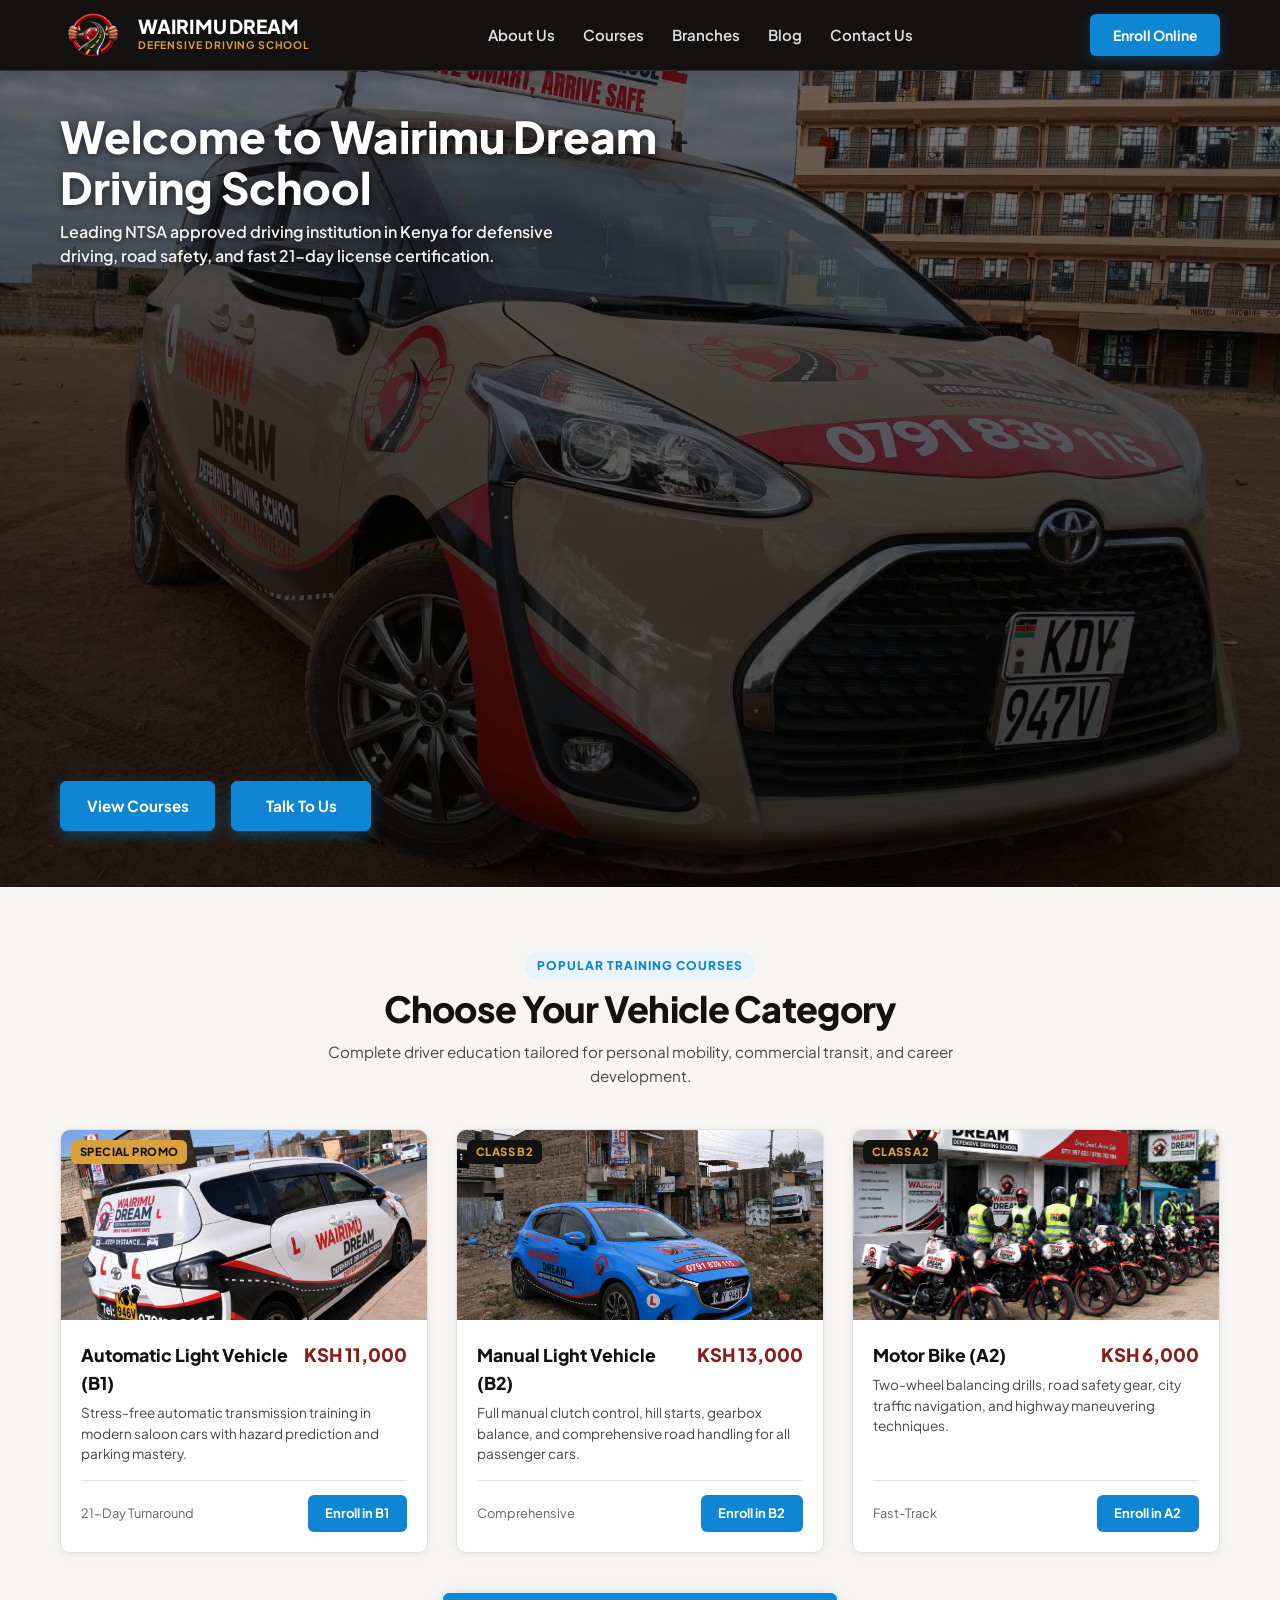
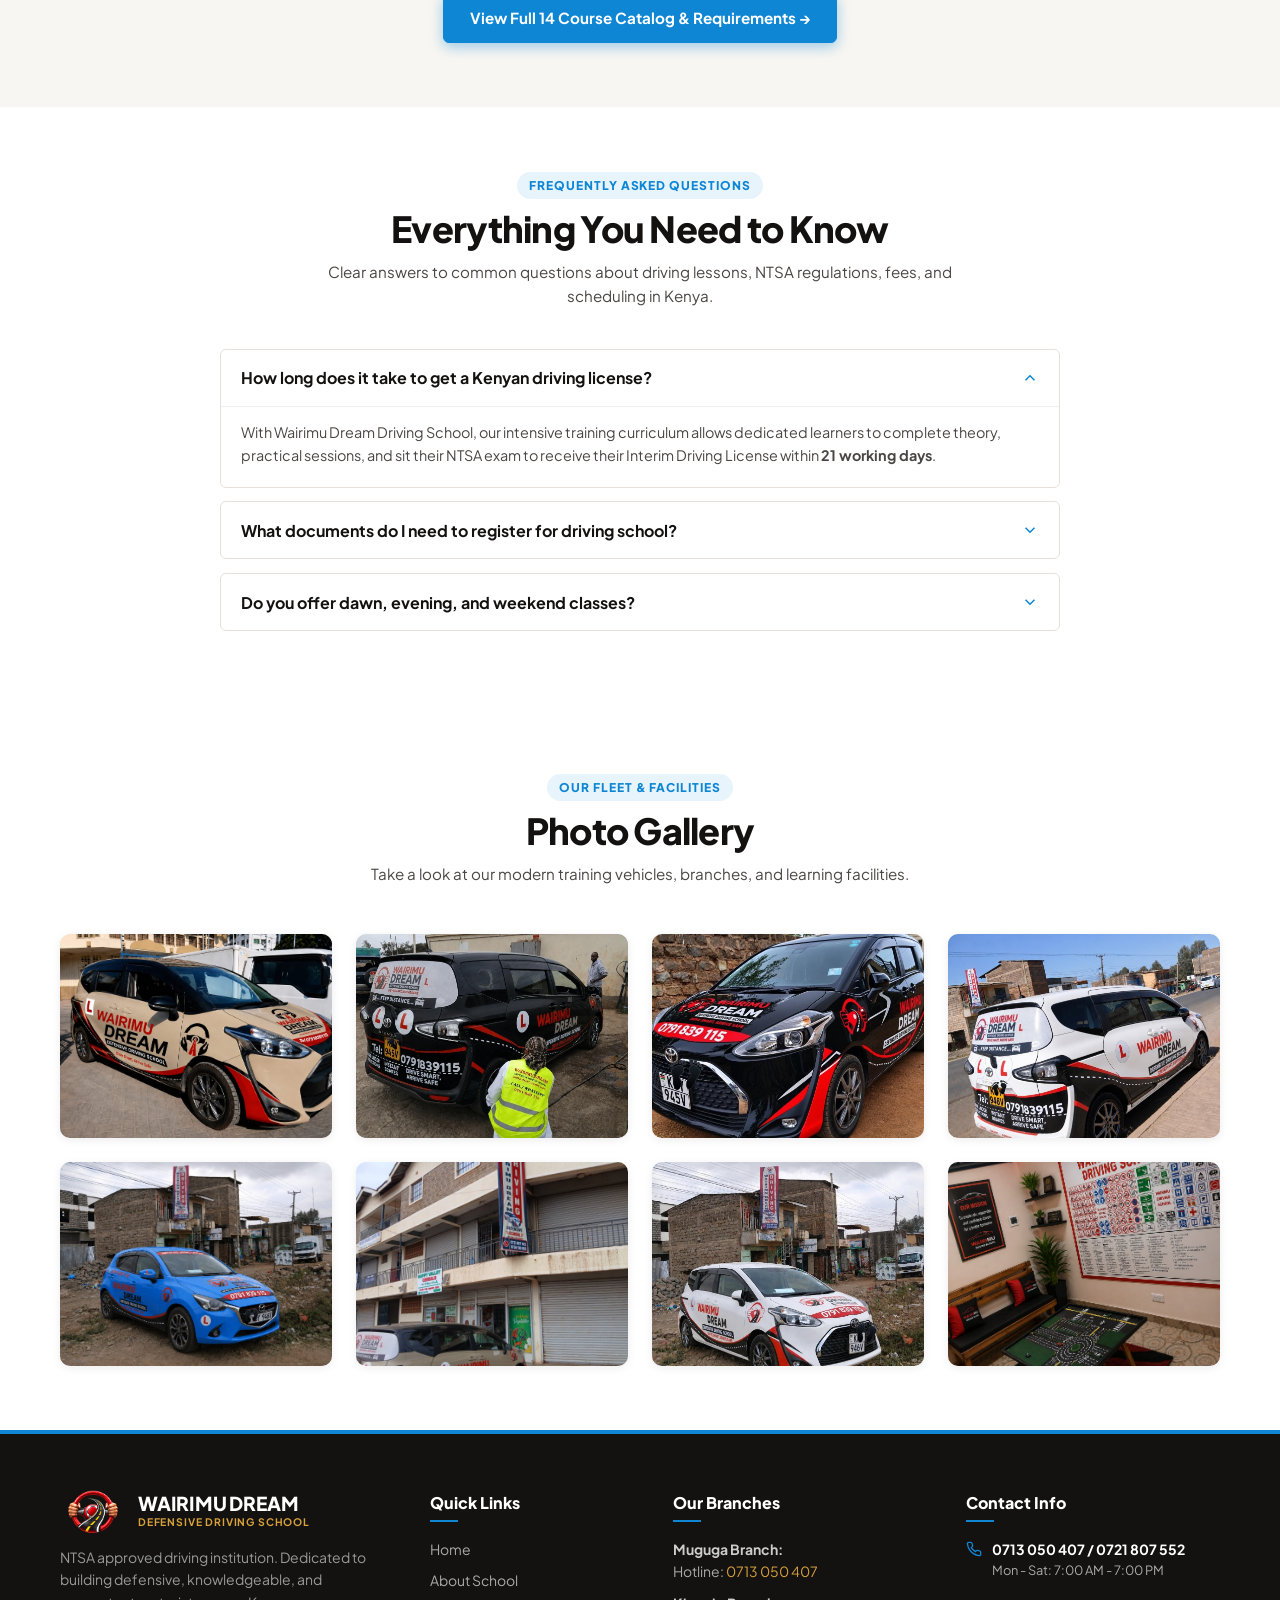
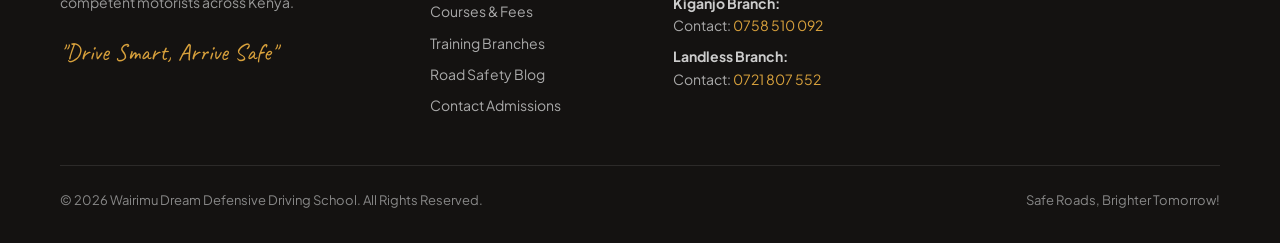
<file: index.html>
<!DOCTYPE html>
<html lang="en">
<head>
  <meta charset="UTF-8" />
  <meta name="viewport" content="width=device-width, initial-scale=1.0" />
  
  <!-- Primary Meta Tags -->
  <title>Wairimu Dream Defensive Driving School | NTSA Approved Driving School Kenya</title>
  <meta name="title" content="Wairimu Dream Defensive Driving School | NTSA Approved Driving School Kenya" />
  <meta name="description" content="Enroll at Wairimu Dream Defensive Driving School. NTSA approved courses in Kenya: Automatic B1 KSH 11,000, Manual B2 KSH 13,000, Motorbikes, Trucks, and Vans. Get your DL in 21 days." />
  <meta name="keywords" content="driving school in kenya, wairimu dream driving school, driving lessons muguga, driving school kiganjo, driving school landless, ntsa approved driving school" />
  <link rel="canonical" href="https://wairimu-dream-defensive-driving-school.karurikenga.workers.dev/" />


  <link rel="preconnect" href="https://fonts.googleapis.com" />
  <link rel="preconnect" href="https://fonts.gstatic.com" crossorigin />
  <link href="https://fonts.googleapis.com/css2?family=Caveat:wght@600;700&family=Plus+Jakarta+Sans:wght@400;500;600;700;800&display=swap" rel="stylesheet" />

  <link rel="stylesheet" href="style.css" />

  <!-- Schema.org JSON-LD -->
  <script type="application/ld+json">
  {
    "@context": "https://schema.org",
    "@type": "DrivingSchool",
    "name": "Wairimu Dream Defensive Driving School",
    "url": "http://localhost:3000/",
    "logo": "http://localhost:3000/images/logo/logo.png",
    "telephone": "+254713050407",
    "priceRange": "KSH 500 - KSH 16,000"
  }
  </script>
</head>
<body>

  <!-- Sticky Navbar (Matching Screenshot Reference) -->
  <header class="site-header" id="mainHeader">
    <div class="container navbar-inner">
      <a href="index.html" class="brand-wrapper" aria-label="Wairimu Dream Defensive Driving School">
        <img src="images/logo/logo.png" alt="Wairimu Dream Logo" class="brand-logo-img" onerror="this.onerror=null; this.src='images/logo.png';" />
        <div class="brand-text-block">
          <span class="brand-title-main">WAIRIMU DREAM</span>
          <span class="brand-title-sub">DEFENSIVE DRIVING SCHOOL</span>
        </div>
      </a>

      <!-- Navigation Menu (Desktop links & Mobile Dropdown Card) -->
      <nav class="main-navigation" id="mainNavigation">
        <ul class="nav-links-list">
          <li><a href="about.html" class="nav-item-link">About Us</a></li>
          <li><a href="courses.html" class="nav-item-link">Courses</a></li>
          <li><a href="branches.html" class="nav-item-link">Branches</a></li>
          <li><a href="blog.html" class="nav-item-link">Blog</a></li>
          <li><a href="contact.html" class="nav-item-link">Contact Us</a></li>
        </ul>
        <div class="mobile-menu-cta-wrap">
          <a href="contact.html" class="mobile-menu-cta-btn">Enroll Online</a>
        </div>
      </nav>

      <!-- Desktop Action & Mobile Hamburger Button (Matching Screenshot 1 & 2) -->
      <div style="display: flex; align-items: center; gap: 0.75rem;">
        <a href="contact.html" class="header-action-btn desktop-only">Enroll Online</a>
        <button class="mobile-nav-toggle" id="navToggleBtn" aria-label="Toggle Menu" aria-expanded="false">
          <svg viewBox="0 0 24 24" fill="none" stroke="currentColor" stroke-width="2.5"><line x1="3" y1="6" x2="21" y2="6"/><line x1="3" y1="12" x2="21" y2="12"/><line x1="3" y1="18" x2="21" y2="18"/></svg>
        </button>
      </div>
    </div>
  </header>

  <main>
    <!-- Hero Section (Daylight Fleet with Clean Headline & Bottom Action Buttons) -->
    <section class="hero-mobile-fit" id="heroSection">
      <div class="container" style="display: flex; flex-direction: column; justify-content: space-between; height: 100%; min-height: inherit;">
        
        <!-- Top Overlay Headline -->
        <div class="hero-top-overlay-headline">
          <h1 class="hero-headline-blue">Welcome to Wairimu Dream Driving School</h1>
          <p class="hero-lead-text">
            Leading NTSA approved driving institution in Kenya for defensive driving, road safety, and fast 21-day license certification.
          </p>
        </div>

        <!-- Bottom Action Buttons (Matching Screenshot 1 & 2) -->
        <div class="hero-bottom-actions">
          <div class="hero-btn-row-flex">
            <a href="courses.html" class="btn-hero-blue">View Courses</a>
            <a href="https://wa.me/254721807552?text=Hello%20Wairimu%20Dream%20Driving%20School,%20I%20would%20like%20to%20inquire%20about%20driving%20classes." target="_blank" rel="noopener noreferrer" class="btn-hero-talk">Talk To Us</a>
          </div>
        </div>

      </div>
    </section>

    <!-- Popular Courses Grid -->
    <section class="section-padding bg-light-section" id="popularCourses">
      <div class="container">
        <div class="section-header-corp">
          <span class="section-badge-corp">POPULAR TRAINING COURSES</span>
          <h2 class="section-title-corp">Choose Your Vehicle Category</h2>
          <p class="section-desc-corp">Complete driver education tailored for personal mobility, commercial transit, and career development.</p>
        </div>

        <div class="courses-grid-cards">
          <!-- B1 Automatic (Special Offer) -->
          <div class="corp-course-card">
            <div class="card-media-wrapper">
              <img src="images/courses/b1-automatic.jpeg" alt="Class B1 Automatic Light Vehicle" />
              <span class="card-category-tag promo-tag">SPECIAL PROMO</span>
            </div>
            <div class="card-body-corp">
              <div class="card-title-row">
                <h3 class="card-course-title">Automatic Light Vehicle (B1)</h3>
                <span class="card-course-fee">KSH 11,000</span>
              </div>
              <p class="card-course-summary">Stress-free automatic transmission training in modern saloon cars with hazard prediction and parking mastery.</p>
              <div class="card-footer-action">
                <span style="font-size: 0.8rem; color: #666;">21-Day Turnaround</span>
                <a href="contact.html?course=B1" class="btn-card-enroll">Enroll in B1</a>
              </div>
            </div>
          </div>

          <!-- B2 Manual Light Vehicle -->
          <div class="corp-course-card">
            <div class="card-media-wrapper">
              <img src="images/courses/b2-manual.jpeg" alt="Class B2 Manual Light Vehicle" />
              <span class="card-category-tag">CLASS B2</span>
            </div>
            <div class="card-body-corp">
              <div class="card-title-row">
                <h3 class="card-course-title">Manual Light Vehicle (B2)</h3>
                <span class="card-course-fee">KSH 13,000</span>
              </div>
              <p class="card-course-summary">Full manual clutch control, hill starts, gearbox balance, and comprehensive road handling for all passenger cars.</p>
              <div class="card-footer-action">
                <span style="font-size: 0.8rem; color: #666;">Comprehensive</span>
                <a href="contact.html?course=B2" class="btn-card-enroll">Enroll in B2</a>
              </div>
            </div>
          </div>

          <!-- A2 Motorbike -->
          <div class="corp-course-card">
            <div class="card-media-wrapper">
              <img src="images/courses/a2-motorcycle.png" alt="Class A2 Motorcycle" />
              <span class="card-category-tag">CLASS A2</span>
            </div>
            <div class="card-body-corp">
              <div class="card-title-row">
                <h3 class="card-course-title">Motor Bike (A2)</h3>
                <span class="card-course-fee">KSH 6,000</span>
              </div>
              <p class="card-course-summary">Two-wheel balancing drills, road safety gear, city traffic navigation, and highway maneuvering techniques.</p>
              <div class="card-footer-action">
                <span style="font-size: 0.8rem; color: #666;">Fast-Track</span>
                <a href="contact.html?course=A2" class="btn-card-enroll">Enroll in A2</a>
              </div>
            </div>
          </div>
        </div>

        <div style="text-align: center; margin-top: 2.5rem;">
          <a href="courses.html" class="btn-hero-blue" style="display: inline-flex;">View Full 14 Course Catalog &amp; Requirements &rarr;</a>
        </div>
      </div>
    </section>

    <!-- Frequently Asked Questions -->
    <section class="section-padding" id="faqSection">
      <div class="container">
        <div class="section-header-corp">
          <span class="section-badge-corp">FREQUENTLY ASKED QUESTIONS</span>
          <h2 class="section-title-corp">Everything You Need to Know</h2>
          <p class="section-desc-corp">Clear answers to common questions about driving lessons, NTSA regulations, fees, and scheduling in Kenya.</p>
        </div>

        <div class="faq-container">
          <div class="faq-item active">
            <button class="faq-question-btn" aria-expanded="true">
              <span>How long does it take to get a Kenyan driving license?</span>
              <svg class="faq-icon-arrow" viewBox="0 0 24 24" fill="none" stroke="currentColor" stroke-width="2"><polyline points="6 9 12 15 18 9"/></svg>
            </button>
            <div class="faq-answer-content">
              <p>With Wairimu Dream Driving School, our intensive training curriculum allows dedicated learners to complete theory, practical sessions, and sit their NTSA exam to receive their Interim Driving License within <strong>21 working days</strong>.</p>
            </div>
          </div>

          <div class="faq-item">
            <button class="faq-question-btn" aria-expanded="false">
              <span>What documents do I need to register for driving school?</span>
              <svg class="faq-icon-arrow" viewBox="0 0 24 24" fill="none" stroke="currentColor" stroke-width="2"><polyline points="6 9 12 15 18 9"/></svg>
            </button>
            <div class="faq-answer-content">
              <p>To register, you need: 1. A clear copy of your National ID or Passport, 2. A copy of your KRA PIN certificate, 3. Two passport-size photographs, and 4. You must be at least 18 years of age.</p>
            </div>
          </div>

          <div class="faq-item">
            <button class="faq-question-btn" aria-expanded="false">
              <span>Do you offer dawn, evening, and weekend classes?</span>
              <svg class="faq-icon-arrow" viewBox="0 0 24 24" fill="none" stroke="currentColor" stroke-width="2"><polyline points="6 9 12 15 18 9"/></svg>
            </button>
            <div class="faq-answer-content">
              <p>Yes! We offer dawn classes starting at <strong>6:00 AM</strong>, day sessions, evening classes up to <strong>6:30 PM</strong>, as well as dedicated Saturday practical sessions.</p>
            </div>
          </div>
        </div>
      </div>
    </section>
      

    <!-- Photo Gallery Section -->
    <section class="section-padding" id="photoGallery">
      <div class="container">
        <div class="section-header-corp" style="text-align: center;">
          <span class="section-badge-corp">OUR FLEET & FACILITIES</span>
          <h2 class="section-title-corp">Photo Gallery</h2>
          <p class="section-desc-corp">Take a look at our modern training vehicles, branches, and learning facilities.</p>
        </div>

        <div class="gallery-grid">
          <div class="gallery-item">
            <img src="images/gallery/baige.jpeg" alt="Wairimu Dream Training Vehicle" loading="lazy" />
          </div>
          <div class="gallery-item">
            <img src="images/gallery/black-sienta.jpeg" alt="Black Sienta Training Car" loading="lazy" />
          </div>
          <div class="gallery-item">
            <img src="images/gallery/black-sienta-display.jpeg" alt="Black Sienta Display" loading="lazy" />
          </div>
          <div class="gallery-item">
            <img src="images/gallery/display-white-sienta.jpeg" alt="White Sienta Display" loading="lazy" />
          </div>
          <div class="gallery-item">
            <img src="images/gallery/mazda demio.jpeg" alt="Mazda Demio Training Vehicle" loading="lazy" />
          </div>
          <div class="gallery-item">
            <img src="images/gallery/our-branch.jpeg" alt="Our Branch Office" loading="lazy" />
          </div>
          <div class="gallery-item">
            <img src="images/gallery/view-white-sienta.jpeg" alt="White Sienta Side View" loading="lazy" />
          </div>
          <div class="gallery-item">
            <img src="images/gallery/waiting area.jpeg" alt="Student Waiting Area" loading="lazy" />
          </div>
        </div>
      </div>
    </section>

  </main>

  <!-- Footer -->
  <footer class="site-footer-corp">
    <div class="container">
      <div class="footer-grid-corp">
        <div class="footer-about-block">
          <div class="brand-wrapper" style="margin-bottom: 0.75rem;">
            <img src="images/logo/logo.png" alt="Wairimu Dream Logo" class="brand-logo-img" style="filter: brightness(1.2);" onerror="this.onerror=null; this.src='images/logo.png';" />
            <div class="brand-text-block">
              <span class="brand-title-main" style="color: #FFFFFF;">WAIRIMU DREAM</span>
              <span class="brand-title-sub" style="color: var(--color-gold);">DEFENSIVE DRIVING SCHOOL</span>
            </div>
          </div>
          <p>
            NTSA approved driving institution. Dedicated to building defensive, knowledgeable, and competent motorists across Kenya.
          </p>
          <p style="font-family: var(--font-script); font-size: 1.5rem; color: var(--color-gold);">
            "Drive Smart, Arrive Safe"
          </p>
        </div>

        <div>
          <h4 class="footer-heading-corp">Quick Links</h4>
          <ul class="footer-links-list">
            <li><a href="index.html">Home</a></li>
            <li><a href="about.html">About School</a></li>
            <li><a href="courses.html">Courses &amp; Fees</a></li>
            <li><a href="branches.html">Training Branches</a></li>
            <li><a href="blog.html">Road Safety Blog</a></li>
            <li><a href="contact.html">Contact Admissions</a></li>
          </ul>
        </div>

        <div>
          <h4 class="footer-heading-corp">Our Branches</h4>
          <ul class="footer-links-list">
            <li><strong>Muguga Branch:</strong> <br /><span style="color: #AAA;">Hotline: <a href="tel:0713050407" style="color: var(--color-gold);">0713 050 407</a></span></li>
            <li style="margin-top: 0.5rem;"><strong>Kiganjo Branch:</strong> <br /><span style="color: #AAA;">Contact: <a href="tel:0758510092" style="color: var(--color-gold);">0758 510 092</a></span></li>
            <li style="margin-top: 0.5rem;"><strong>Landless Branch:</strong> <br /><span style="color: #AAA;">Contact: <a href="tel:0721807552" style="color: var(--color-gold);">0721 807 552</a></span></li>
          </ul>
        </div>

        <div>
          <h4 class="footer-heading-corp">Contact Info</h4>
          <div class="footer-contact-item">
            <svg viewBox="0 0 24 24" fill="none" stroke="currentColor" stroke-width="2"><path d="M22 16.92v3a2 2 0 0 1-2.18 2 19.79 19.79 0 0 1-8.63-3.07 19.5 19.5 0 0 1-6-6 19.79 19.79 0 0 1-3.07-8.67A2 2 0 0 1 4.11 2h3a2 2 0 0 1 2 1.72 12.84 12.84 0 0 0 .7 2.81 2 2 0 0 1-.45 2.11L8.09 9.91a16 16 0 0 0 6 6l1.27-1.27a2 2 0 0 1 2.11-.45 12.84 12.84 0 0 0 2.81.7A2 2 0 0 1 22 16.92z"/></svg>
            <div>
              <p style="margin: 0; font-weight: 700; color: #FFF;">0713 050 407 / 0721 807 552</p>
              <p style="margin: 0; font-size: 0.8rem;">Mon - Sat: 7:00 AM - 7:00 PM</p>
            </div>
          </div>

        </div>
      </div>

      <div class="footer-bottom-corp">
        <p>&copy; <span id="currentYear"></span> Wairimu Dream Defensive Driving School. All Rights Reserved.</p>
        <p>Safe Roads, Brighter Tomorrow!</p>
      </div>
    </div>
  </footer>

  <script src="script.js"></script>
</body>
</html>
</file>
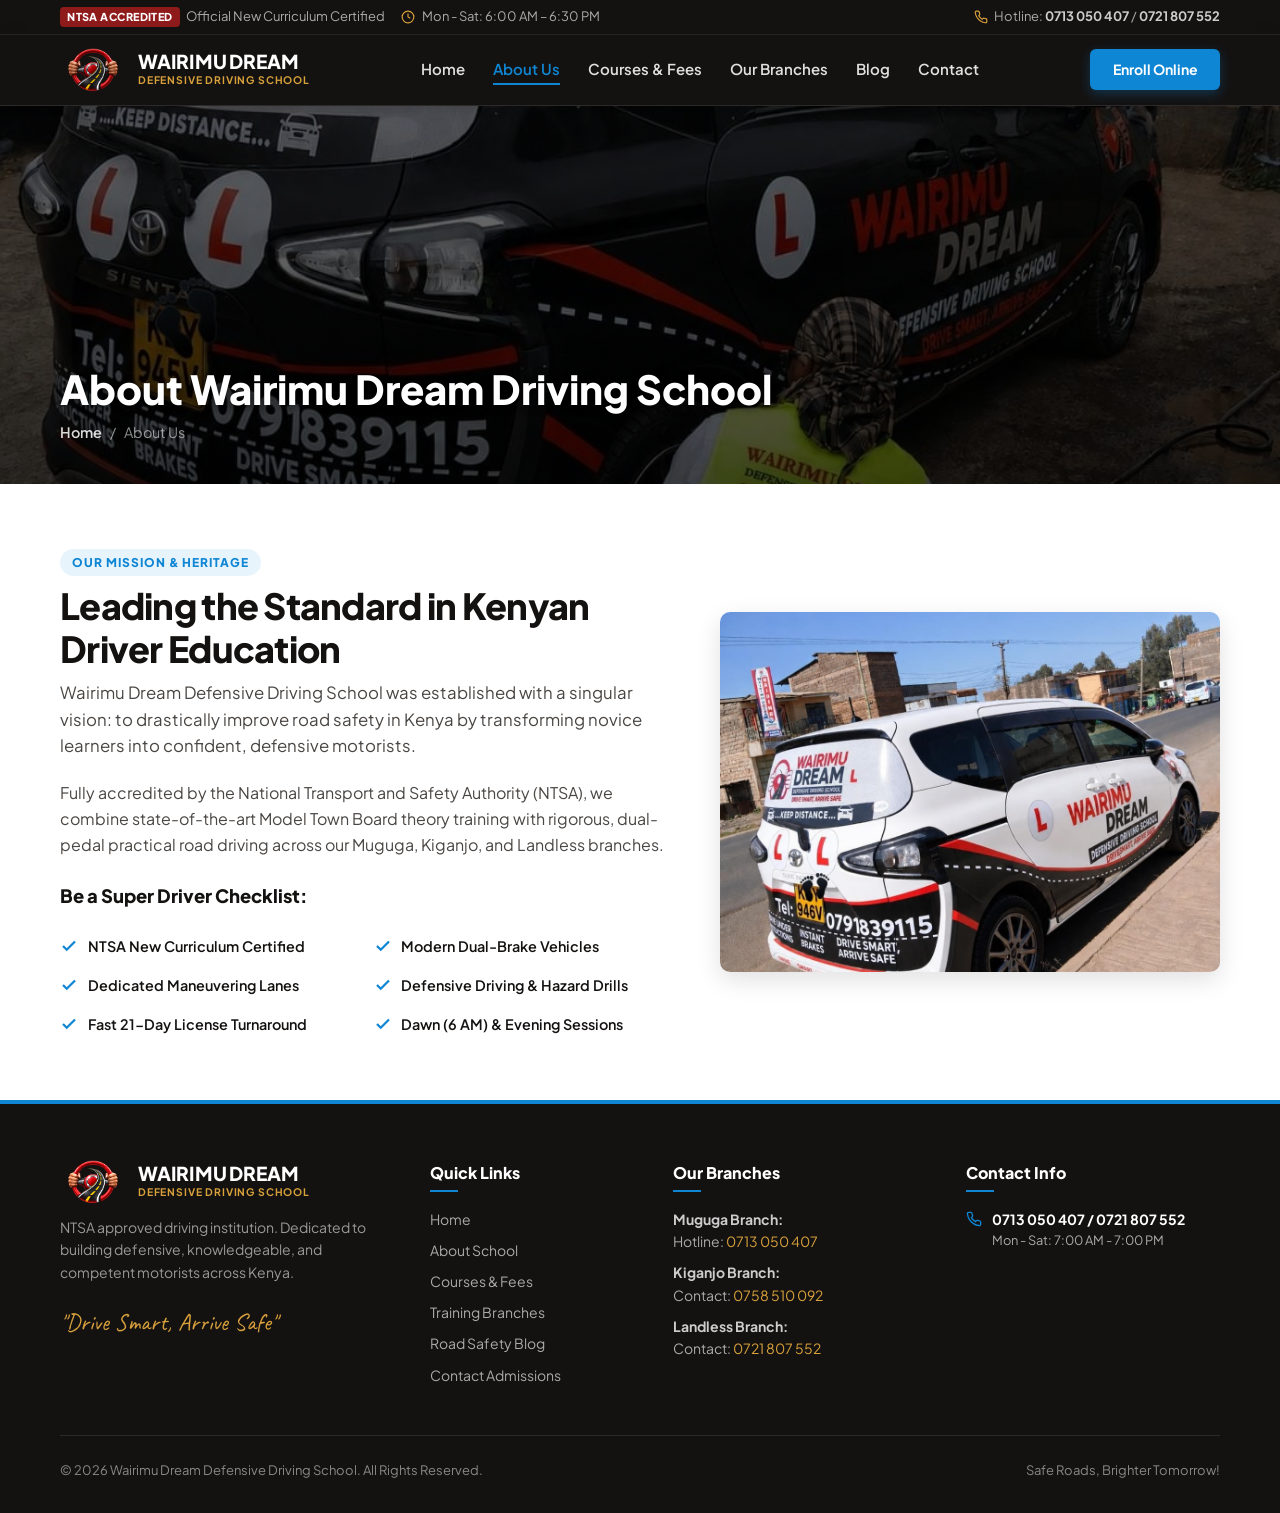
<file: about.html>
<!DOCTYPE html>
<html lang="en">
<head>
  <meta charset="UTF-8" />
  <meta name="viewport" content="width=device-width, initial-scale=1.0" />
  <title>About Us | Wairimu Dream Defensive Driving School Kenya</title>
  <meta name="description" content="Learn about Wairimu Dream Defensive Driving School. NTSA accredited curriculum, dedicated instructors, and modern training fleet across Kenya." />
  <link rel="canonical" href="https://wairimu-dream-defensive-driving-school.karurikenga.workers.dev/about" />

  <link rel="preconnect" href="https://fonts.googleapis.com" />
  <link rel="preconnect" href="https://fonts.gstatic.com" crossorigin />
  <link href="https://fonts.googleapis.com/css2?family=Caveat:wght@600;700&family=Plus+Jakarta+Sans:wght@400;500;600;700;800&display=swap" rel="stylesheet" />

  <link rel="stylesheet" href="style.css" />
</head>
<body>

  <!-- 1. Top Announcement Bar -->
  <div class="top-bar">
    <div class="container top-bar-content">
      <div class="top-bar-left">
        <div class="top-bar-item">
          <span class="top-badge-ntsa">NTSA ACCREDITED</span>
          <span>Official New Curriculum Certified</span>
        </div>
        <div class="top-bar-item">
          <svg viewBox="0 0 24 24" fill="none" stroke="currentColor" stroke-width="2"><circle cx="12" cy="12" r="10"/><polyline points="12 6 12 12 16 14"/></svg>
          <span>Mon - Sat: 6:00 AM – 6:30 PM</span>
        </div>
      </div>

      <div class="top-bar-right">
        <div class="top-bar-item">
          <svg viewBox="0 0 24 24" fill="none" stroke="currentColor" stroke-width="2"><path d="M22 16.92v3a2 2 0 0 1-2.18 2 19.79 19.79 0 0 1-8.63-3.07 19.5 19.5 0 0 1-6-6 19.79 19.79 0 0 1-3.07-8.67A2 2 0 0 1 4.11 2h3a2 2 0 0 1 2 1.72 12.84 12.84 0 0 0 .7 2.81 2 2 0 0 1-.45 2.11L8.09 9.91a16 16 0 0 0 6 6l1.27-1.27a2 2 0 0 1 2.11-.45 12.84 12.84 0 0 0 2.81.7A2 2 0 0 1 22 16.92z"/></svg>
          <span>Hotline: <a href="tel:0713050407"><strong>0713 050 407</strong></a> / <a href="tel:0721807552"><strong>0721 807 552</strong></a></span>
        </div>
      </div>
    </div>
  </div>

  <!-- 2. Main Header -->
  <header class="site-header" id="mainHeader">
    <div class="container navbar-inner">
      <a href="index.html" class="brand-wrapper" aria-label="Wairimu Dream Defensive Driving School">
        <img src="images/logo/logo.png" alt="Wairimu Dream Logo" class="brand-logo-img" onerror="this.onerror=null; this.src='images/logo.png';" />
        <div class="brand-text-block">
          <span class="brand-title-main">WAIRIMU DREAM</span>
          <span class="brand-title-sub">DEFENSIVE DRIVING SCHOOL</span>
        </div>
      </a>

      <nav class="main-navigation" id="mainNavigation">
        <ul class="nav-links-list">
          <li><a href="index.html" class="nav-item-link">Home</a></li>
          <li><a href="about.html" class="nav-item-link active">About Us</a></li>
          <li><a href="courses.html" class="nav-item-link">Courses &amp; Fees</a></li>
          <li><a href="branches.html" class="nav-item-link">Our Branches</a></li>
          <li><a href="blog.html" class="nav-item-link">Blog</a></li>
          <li><a href="contact.html" class="nav-item-link">Contact</a></li>
        </ul>
        <div class="mobile-menu-cta-wrap">
          <a href="contact.html" class="mobile-menu-cta-btn">Enroll Online</a>
        </div>
      </nav>

      <div style="display: flex; align-items: center; gap: 0.75rem;">
        <a href="contact.html" class="header-action-btn desktop-only">Enroll Online</a>
        <button class="mobile-nav-toggle" id="navToggleBtn" aria-label="Toggle Menu" aria-expanded="false">
          <svg viewBox="0 0 24 24" fill="none" stroke="currentColor" stroke-width="2.5"><line x1="3" y1="6" x2="21" y2="6"/><line x1="3" y1="12" x2="21" y2="12"/><line x1="3" y1="18" x2="21" y2="18"/></svg>
        </button>
      </div>
    </div>
  </header>

  <main>
    <!-- Full-Width Hero Image Banner -->
    <section class="page-hero-img about-page-hero">
      <div class="container">
        <div class="page-hero-text">
          <h1 class="page-hero-heading">About Wairimu Dream Driving School</h1>
          <nav class="page-hero-breadcrumb" aria-label="Breadcrumb">
            <a href="index.html">Home</a>
            <span>/</span>
            <span>About Us</span>
          </nav>
        </div>
      </div>
    </section>

    <!-- About Content Section -->
    <section class="section-padding">
      <div class="container">
        <div class="about-grid-2col">
          <div>
            <span class="section-badge-corp">OUR MISSION &amp; HERITAGE</span>
            <h2 class="section-title-corp">Leading the Standard in Kenyan Driver Education</h2>
            <p style="color: var(--color-gray-dark); margin-bottom: 1.25rem; font-size: 1.05rem;">
              Wairimu Dream Defensive Driving School was established with a singular vision: to drastically improve road safety in Kenya by transforming novice learners into confident, defensive motorists.
            </p>
            <p style="color: var(--color-gray-dark); margin-bottom: 1.5rem;">
              Fully accredited by the National Transport and Safety Authority (NTSA), we combine state-of-the-art Model Town Board theory training with rigorous, dual-pedal practical road driving across our Muguga, Kiganjo, and Landless branches.
            </p>

            <h4 style="font-size: 1.15rem; font-weight: 800; color: var(--color-dark); margin-bottom: 0.75rem;">Be a Super Driver Checklist:</h4>
            <div class="checklist-grid">
              <div class="checklist-item">
                <svg viewBox="0 0 24 24" fill="none" stroke="currentColor" stroke-width="3"><polyline points="20 6 9 17 4 12"/></svg>
                <span>NTSA New Curriculum Certified</span>
              </div>
              <div class="checklist-item">
                <svg viewBox="0 0 24 24" fill="none" stroke="currentColor" stroke-width="3"><polyline points="20 6 9 17 4 12"/></svg>
                <span>Modern Dual-Brake Vehicles</span>
              </div>
              <div class="checklist-item">
                <svg viewBox="0 0 24 24" fill="none" stroke="currentColor" stroke-width="3"><polyline points="20 6 9 17 4 12"/></svg>
                <span>Dedicated Maneuvering Lanes</span>
              </div>
              <div class="checklist-item">
                <svg viewBox="0 0 24 24" fill="none" stroke="currentColor" stroke-width="3"><polyline points="20 6 9 17 4 12"/></svg>
                <span>Defensive Driving &amp; Hazard Drills</span>
              </div>
              <div class="checklist-item">
                <svg viewBox="0 0 24 24" fill="none" stroke="currentColor" stroke-width="3"><polyline points="20 6 9 17 4 12"/></svg>
                <span>Fast 21-Day License Turnaround</span>
              </div>
              <div class="checklist-item">
                <svg viewBox="0 0 24 24" fill="none" stroke="currentColor" stroke-width="3"><polyline points="20 6 9 17 4 12"/></svg>
                <span>Dawn (6 AM) &amp; Evening Sessions</span>
              </div>
            </div>
          </div>

          <div class="about-img-frame">
            <img src="images/gallery/display-white-sienta.jpeg" alt="Wairimu Dream Training Vehicles" onerror="this.onerror=null; this.src='images/hero/hero-2.jpeg';" />
          </div>
        </div>
      </div>
    </section>
      
  </main>

  <!-- Footer -->
  <footer class="site-footer-corp">
    <div class="container">
      <div class="footer-grid-corp">
        <div class="footer-about-block">
          <div class="brand-wrapper" style="margin-bottom: 0.75rem;">
            <img src="images/logo/logo.png" alt="Wairimu Dream Logo" class="brand-logo-img" style="filter: brightness(1.2);" onerror="this.onerror=null; this.src='images/logo.png';" />
            <div class="brand-text-block">
              <span class="brand-title-main" style="color: #FFFFFF;">WAIRIMU DREAM</span>
              <span class="brand-title-sub" style="color: var(--color-gold);">DEFENSIVE DRIVING SCHOOL</span>
            </div>
          </div>
          <p>
            NTSA approved driving institution. Dedicated to building defensive, knowledgeable, and competent motorists across Kenya.
          </p>
          <p style="font-family: var(--font-script); font-size: 1.5rem; color: var(--color-gold);">
            "Drive Smart, Arrive Safe"
          </p>
        </div>

        <div>
          <h4 class="footer-heading-corp">Quick Links</h4>
          <ul class="footer-links-list">
            <li><a href="index.html">Home</a></li>
            <li><a href="about.html">About School</a></li>
            <li><a href="courses.html">Courses &amp; Fees</a></li>
            <li><a href="branches.html">Training Branches</a></li>
            <li><a href="blog.html">Road Safety Blog</a></li>
            <li><a href="contact.html">Contact Admissions</a></li>
          </ul>
        </div>

        <div>
          <h4 class="footer-heading-corp">Our Branches</h4>
          <ul class="footer-links-list">
            <li><strong>Muguga Branch:</strong> <br /><span style="color: #AAA;">Hotline: <a href="tel:0713050407" style="color: var(--color-gold);">0713 050 407</a></span></li>
            <li style="margin-top: 0.5rem;"><strong>Kiganjo Branch:</strong> <br /><span style="color: #AAA;">Contact: <a href="tel:0758510092" style="color: var(--color-gold);">0758 510 092</a></span></li>
            <li style="margin-top: 0.5rem;"><strong>Landless Branch:</strong> <br /><span style="color: #AAA;">Contact: <a href="tel:0721807552" style="color: var(--color-gold);">0721 807 552</a></span></li>
          </ul>
        </div>

        <div>
          <h4 class="footer-heading-corp">Contact Info</h4>
          <div class="footer-contact-item">
            <svg viewBox="0 0 24 24" fill="none" stroke="currentColor" stroke-width="2"><path d="M22 16.92v3a2 2 0 0 1-2.18 2 19.79 19.79 0 0 1-8.63-3.07 19.5 19.5 0 0 1-6-6 19.79 19.79 0 0 1-3.07-8.67A2 2 0 0 1 4.11 2h3a2 2 0 0 1 2 1.72 12.84 12.84 0 0 0 .7 2.81 2 2 0 0 1-.45 2.11L8.09 9.91a16 16 0 0 0 6 6l1.27-1.27a2 2 0 0 1 2.11-.45 12.84 12.84 0 0 0 2.81.7A2 2 0 0 1 22 16.92z"/></svg>
            <div>
              <p style="margin: 0; font-weight: 700; color: #FFF;">0713 050 407 / 0721 807 552</p>
              <p style="margin: 0; font-size: 0.8rem;">Mon - Sat: 7:00 AM - 7:00 PM</p>
            </div>
          </div>

        </div>
      </div>

      <div class="footer-bottom-corp">
        <p>&copy; <span id="currentYear"></span> Wairimu Dream Defensive Driving School. All Rights Reserved.</p>
        <p>Safe Roads, Brighter Tomorrow!</p>
      </div>
    </div>
  </footer>

  <script src="script.js"></script>
</body>
</html>
</file>
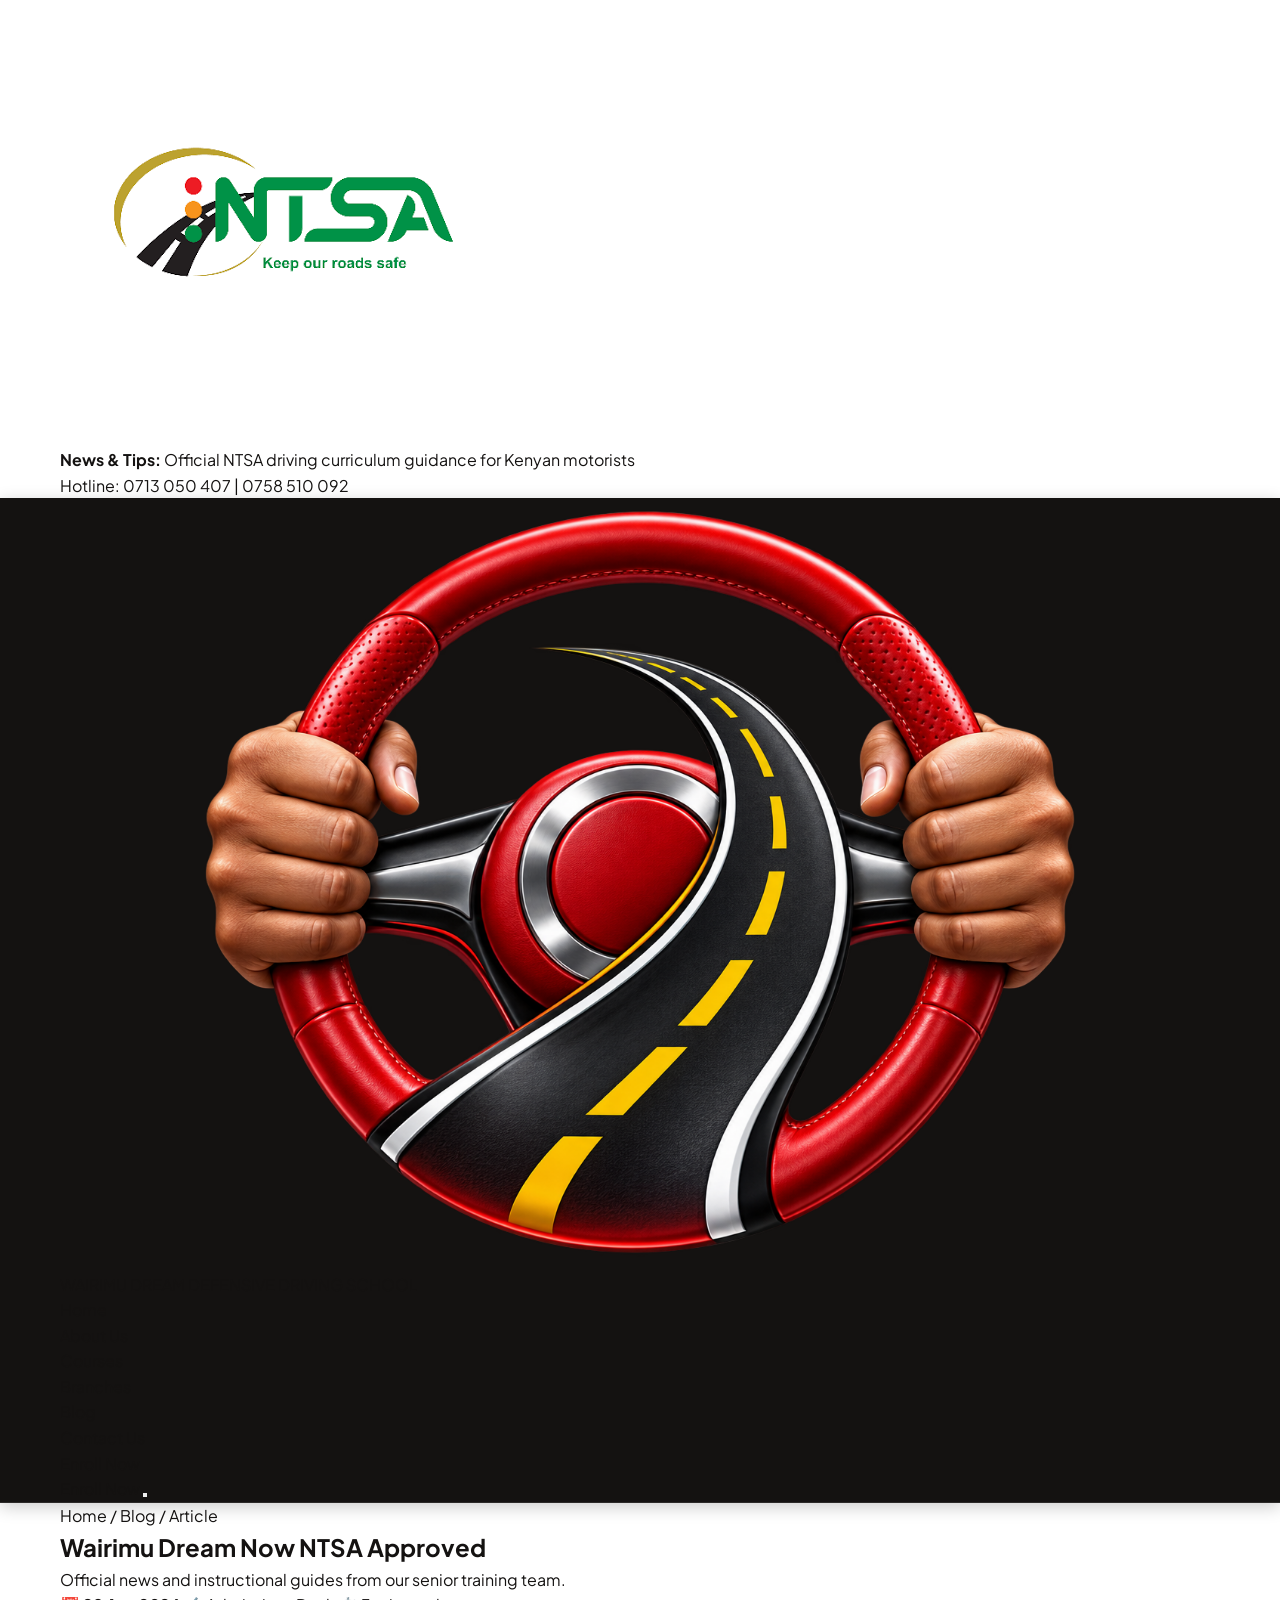
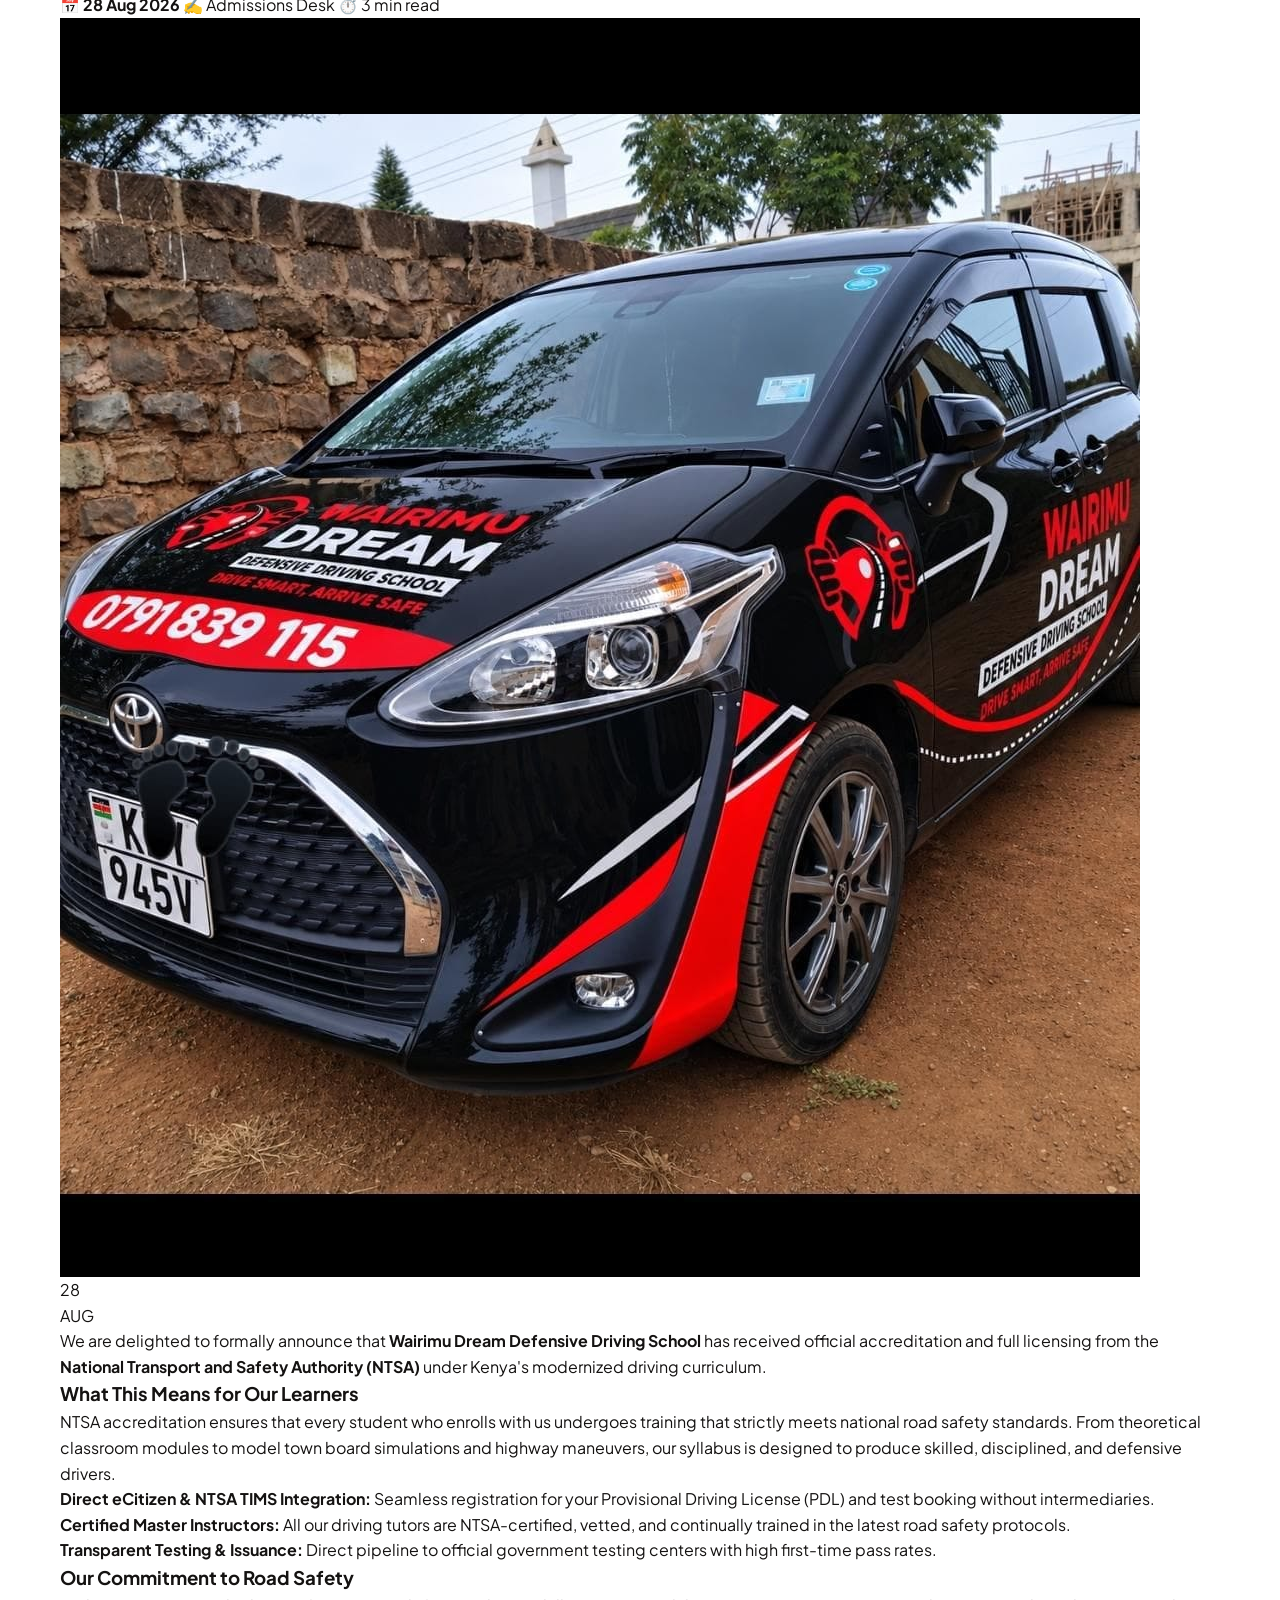
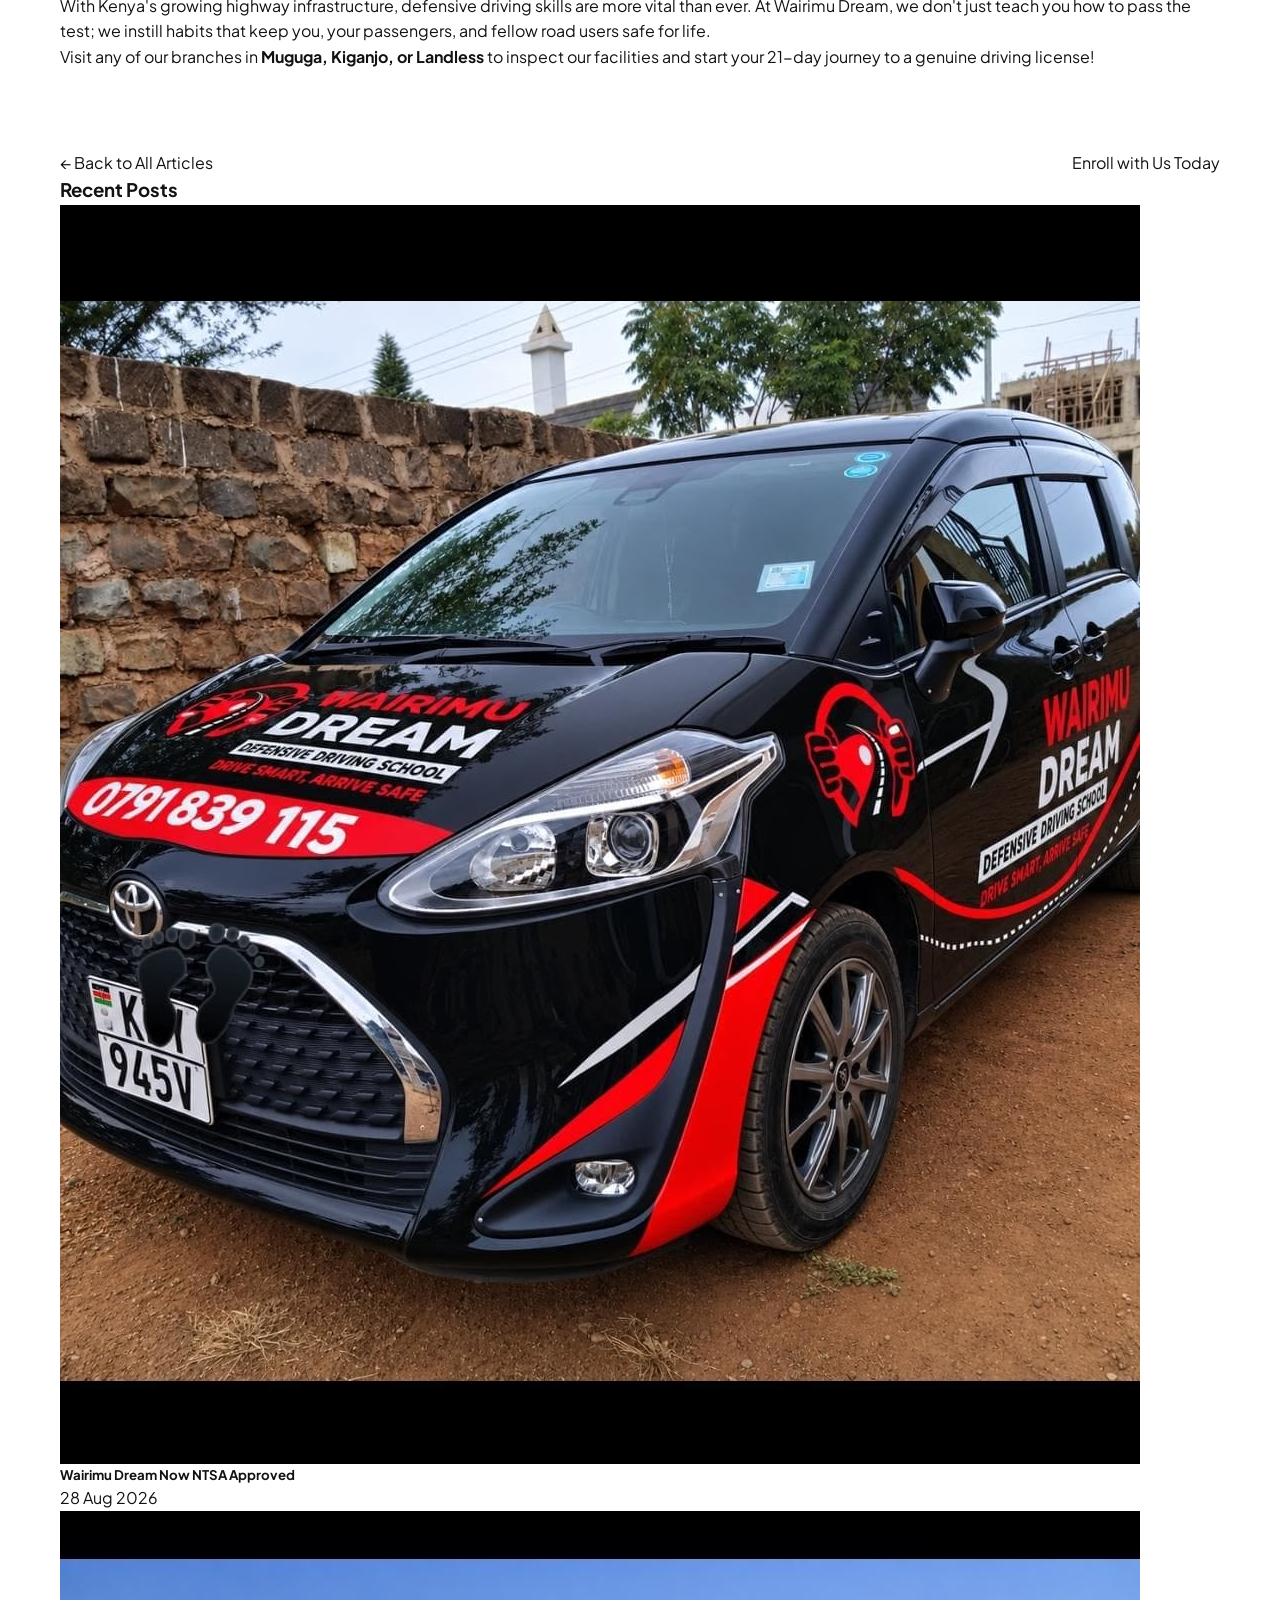
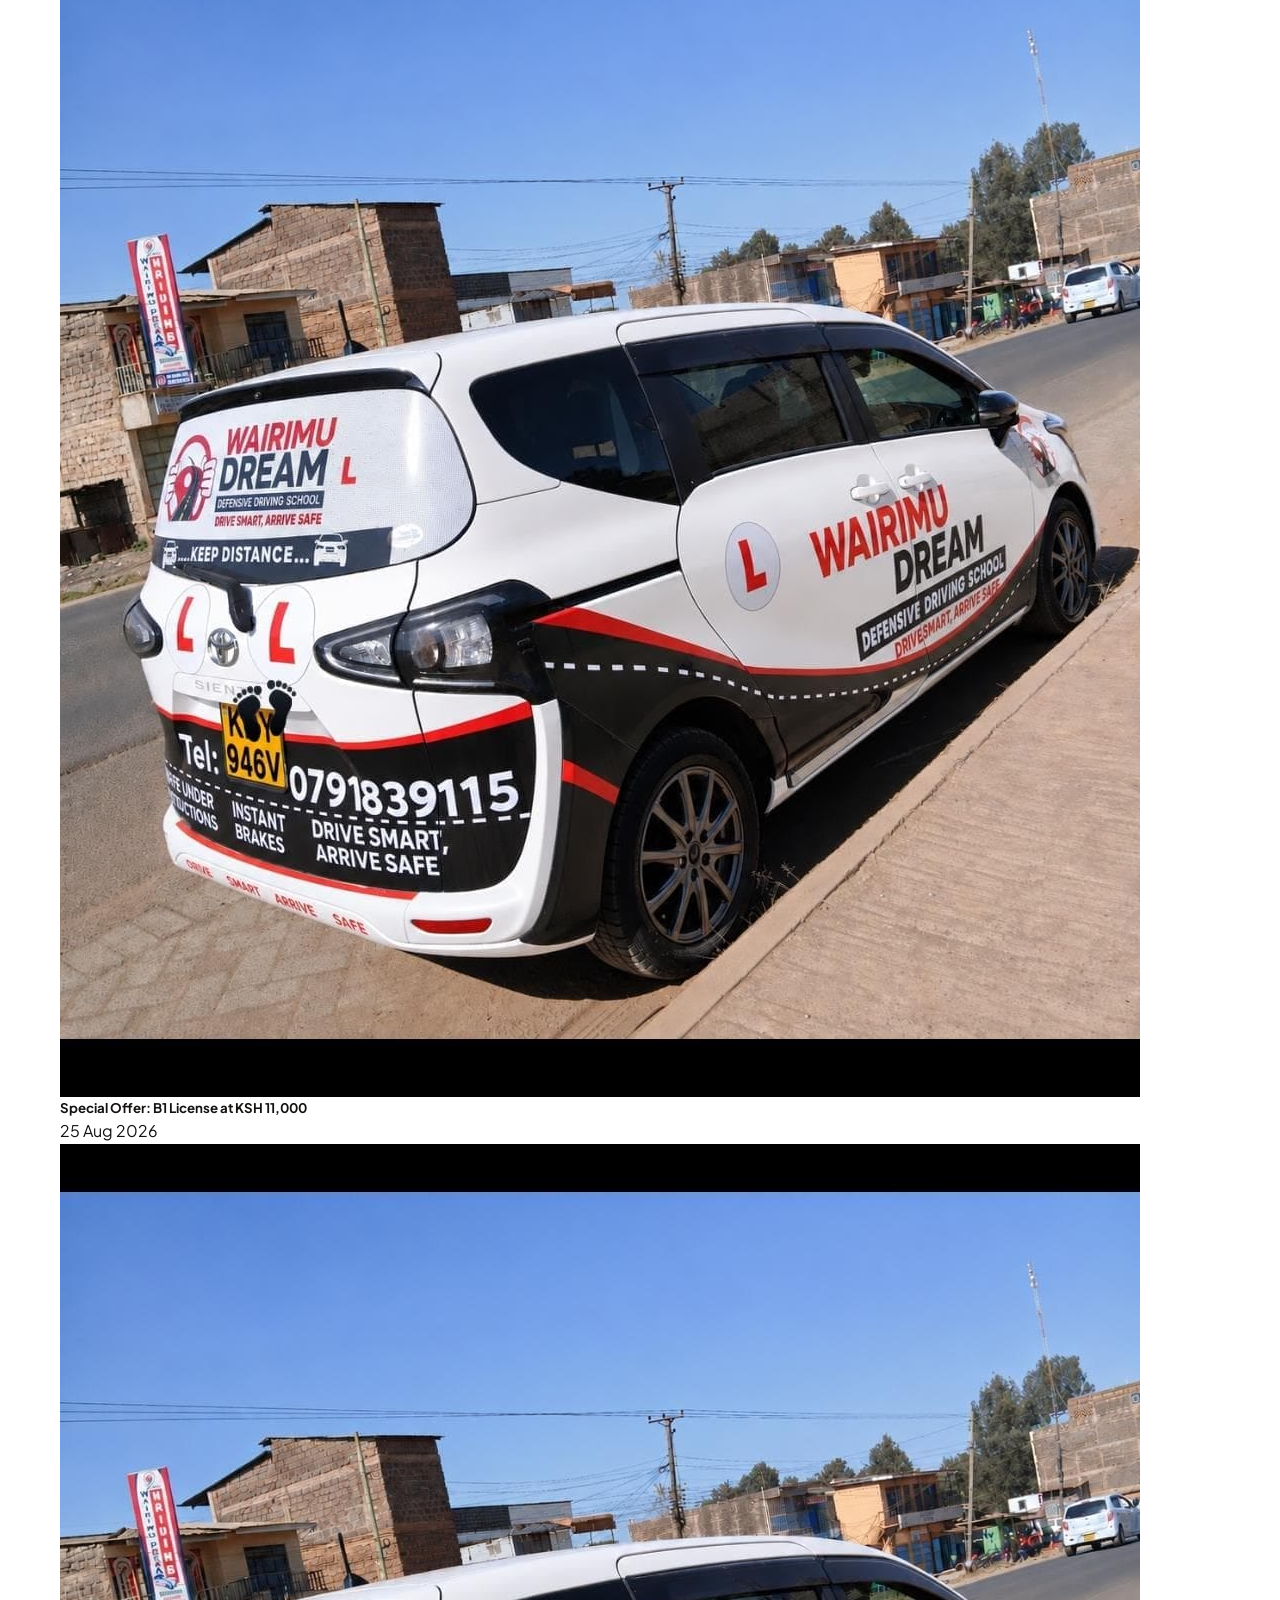
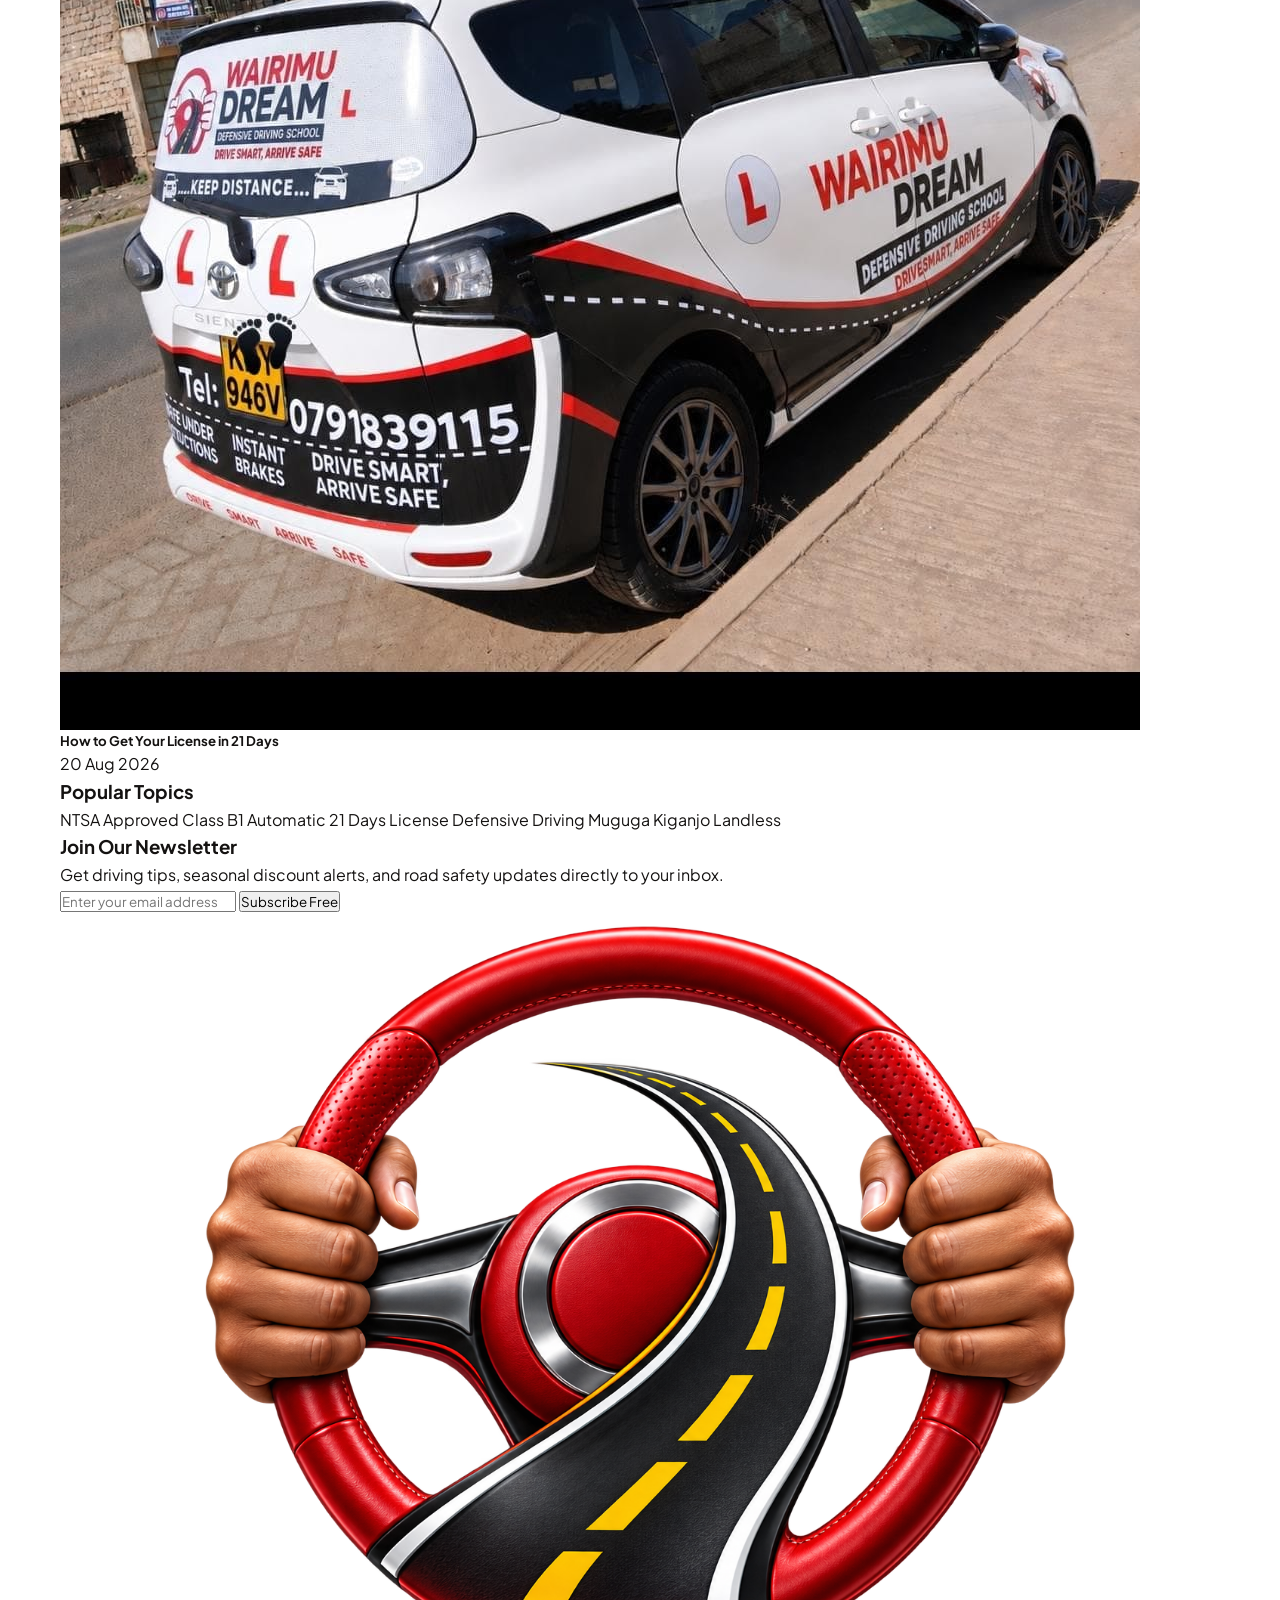
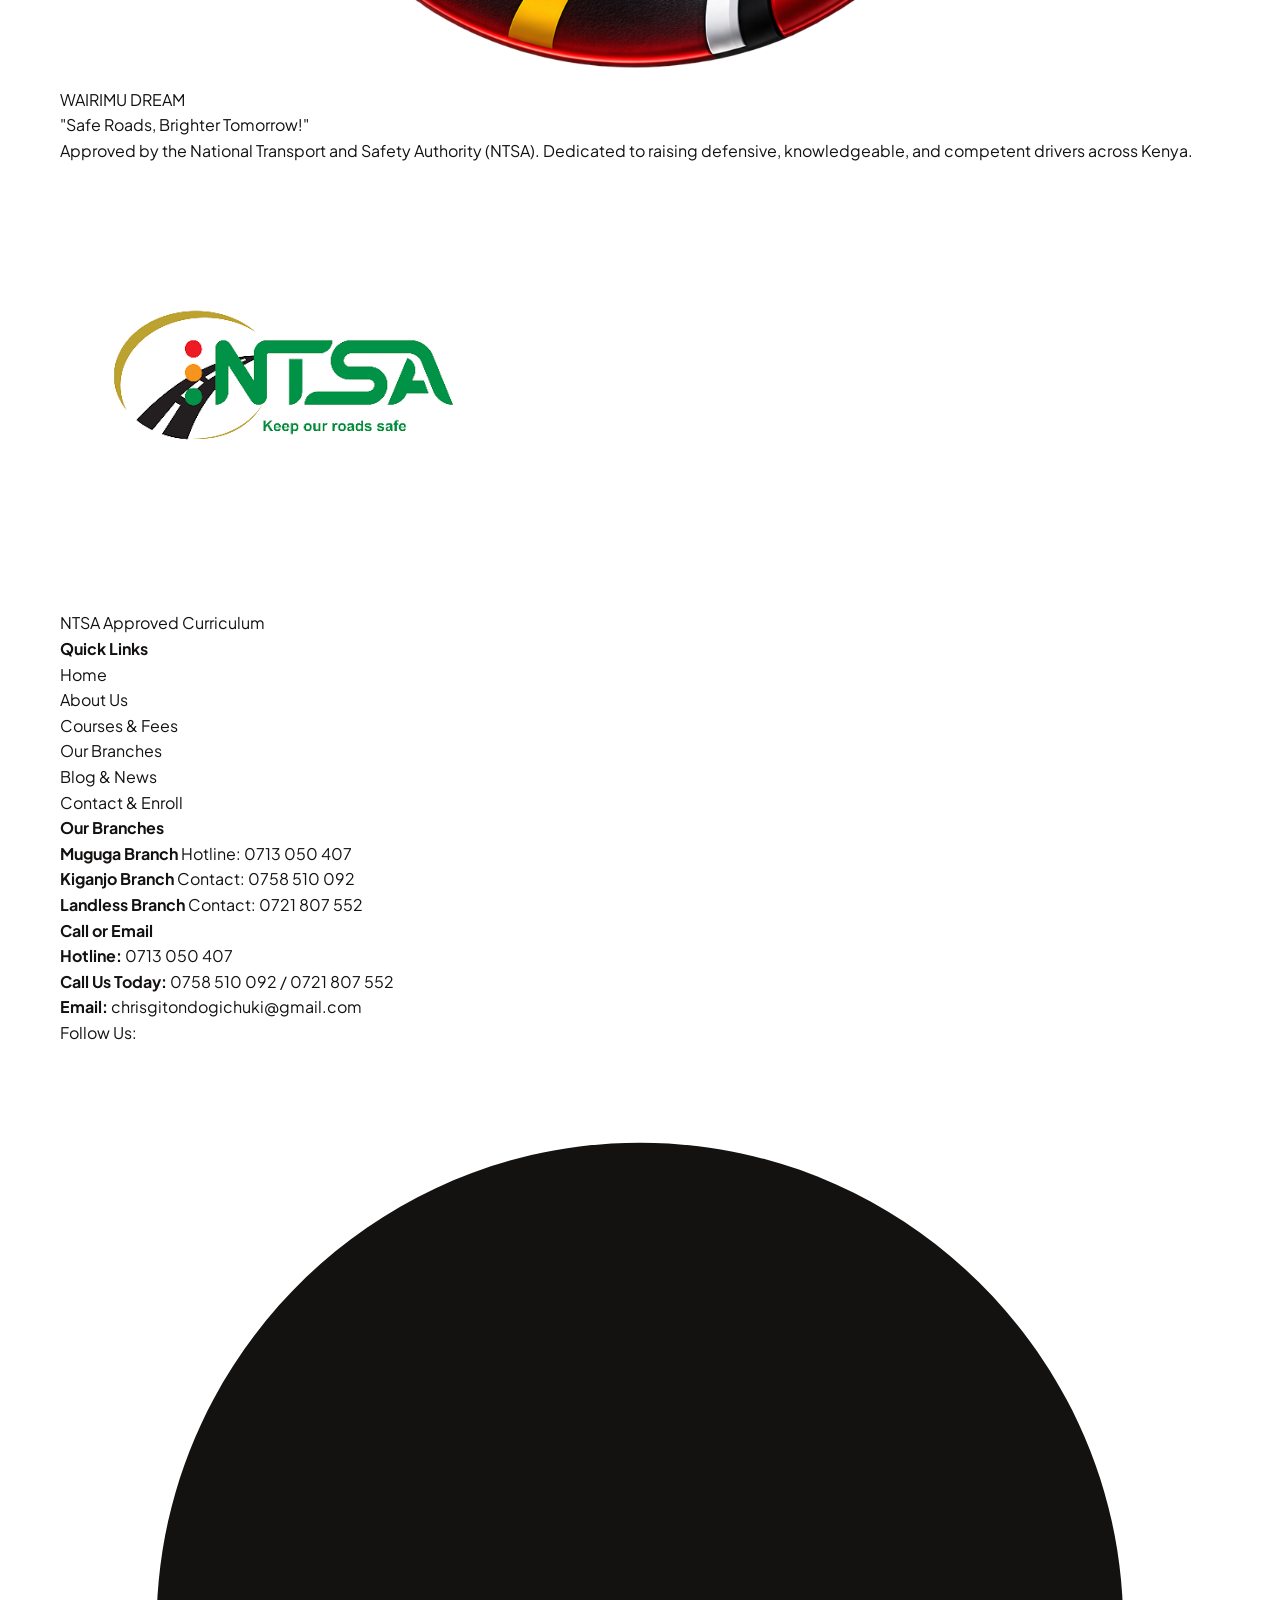
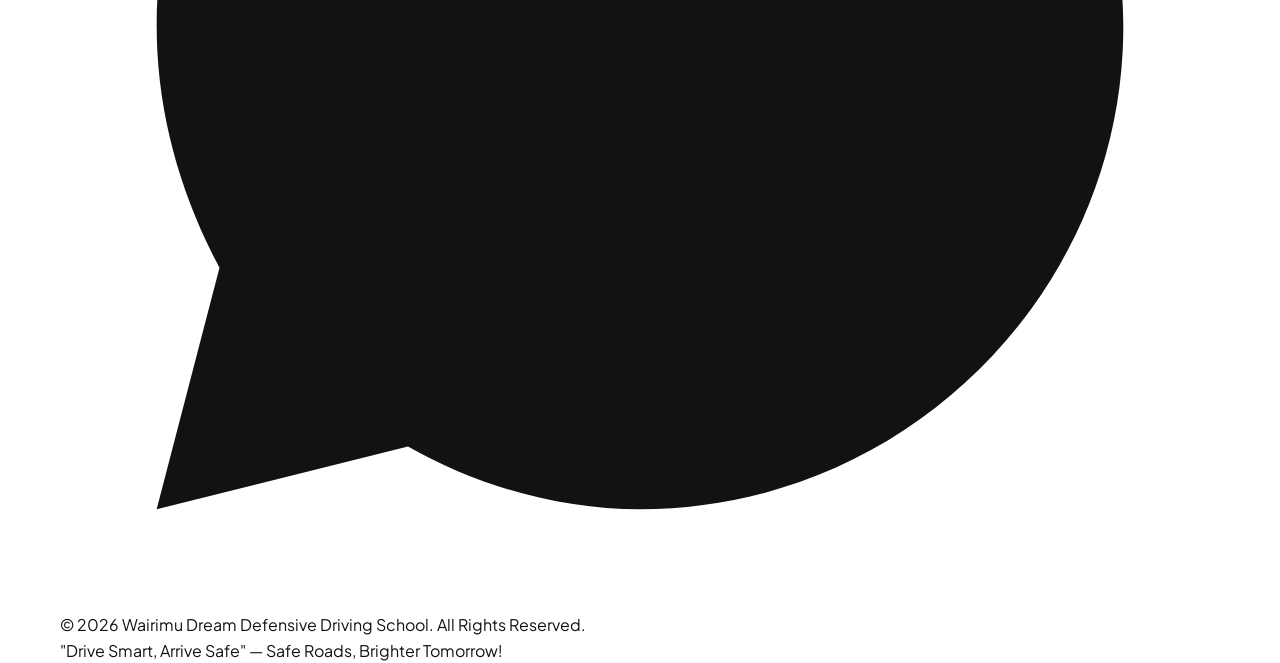
<file: blog-post.html>
<!DOCTYPE html>
<html lang="en">
<head>
  <meta charset="UTF-8" />
  <meta name="viewport" content="width=device-width, initial-scale=1.0" />
  <title>Blog Post | Wairimu Dream Defensive Driving School Kenya</title>
  <meta name="description" content="Read expert driving advice and official NTSA updates from Wairimu Dream Defensive Driving School Kenya." />

  <link rel="preconnect" href="https://fonts.googleapis.com" />
  <link rel="preconnect" href="https://fonts.gstatic.com" crossorigin />
  <link href="https://fonts.googleapis.com/css2?family=Bebas+Neue&family=Caveat:wght@600;700&family=Plus+Jakarta+Sans:wght@400;500;600;700;800&display=swap" rel="stylesheet" />

  <link rel="stylesheet" href="style.css" />
</head>
<body>

  <!-- Top Announcement Bar -->
  <div class="top-announcement">
    <div class="container announcement-content">
      <div class="announcement-item">
        <img src="images/badge/ntsa-approved.png" alt="NTSA Approved" class="icon-tiny" onerror="this.style.display='none'" />
        <span><strong>News &amp; Tips:</strong> Official NTSA driving curriculum guidance for Kenyan motorists</span>
      </div>
      <div class="announcement-item hotline-item">
        <span>Hotline:</span>
        <a href="tel:0713050407" class="hotline-link">0713 050 407</a>
        <span class="divider">|</span>
        <a href="tel:0758510092" class="hotline-link">0758 510 092</a>
      </div>
    </div>
  </div>

  <!-- Sticky Navbar -->
  <header class="site-header" id="navbar">
    <div class="container navbar-container">
      <a href="index.html" class="brand-logo" aria-label="Wairimu Dream Defensive Driving School">
        <img src="images/logo/logo.png" alt="Wairimu Dream Logo" class="logo-img" onerror="this.onerror=null; this.src='images/logo.png';" />
        <div class="brand-text">
          <span class="brand-title">WAIRIMU DREAM</span>
          <span class="brand-subtitle">DEFENSIVE DRIVING SCHOOL</span>
        </div>
      </a>

      <nav class="nav-menu" id="navMenu">
        <ul class="nav-list">
          <li><a href="index.html" class="nav-link">Home</a></li>
          <li><a href="about.html" class="nav-link">About Us</a></li>
          <li><a href="courses.html" class="nav-link">Courses</a></li>
          <li><a href="branches.html" class="nav-link">Branches</a></li>
          <li><a href="blog.html" class="nav-link active">Blog</a></li>
          <li><a href="contact.html" class="nav-link">Contact Us</a></li>
        </ul>
        <div class="mobile-cta-wrap">
          <a href="contact.html" class="btn btn-primary btn-sm mobile-nav-btn" onclick="toggleMobileNav()">Enroll Now</a>
        </div>
      </nav>

      <div class="nav-actions">
        <a href="contact.html" class="btn btn-primary nav-enroll-btn">Enroll Now</a>
        <button class="hamburger-btn" id="hamburgerBtn" aria-label="Toggle navigation menu" aria-expanded="false">
          <span class="bar"></span>
          <span class="bar"></span>
          <span class="bar"></span>
        </button>
      </div>
    </div>
  </header>

  <main>
    <!-- Page Hero Banner -->
    <section class="page-hero-banner">
      <div class="page-hero-bg"></div>
      <div class="container page-hero-container">
        <div class="breadcrumbs">
          <a href="index.html">Home</a>
          <span>/</span>
          <a href="blog.html">Blog</a>
          <span>/</span>
          <span id="postCategory">Article</span>
        </div>
        <h1 class="page-hero-title" id="postTitle">Wairimu Dream Now NTSA Approved</h1>
        <p class="page-hero-desc">Official news and instructional guides from our senior training team.</p>
      </div>
    </section>

    <!-- Single Blog Post Content Area -->
    <div class="container">
      <div class="blog-page-layout">
        
        <!-- Left: Article Content -->
        <article class="single-post-article" id="singlePostContainer">
          
          <div class="single-post-meta-row">
            <span>📅 <strong id="postDate">28 Aug 2026</strong></span>
            <span>✍️ <span id="postAuthor">Admissions Desk</span></span>
            <span>⏱️ <span id="postReadTime">3 min read</span></span>
          </div>

          <!-- Featured image with red corner date badge (like reference site) -->
          <div class="post-featured-media">
            <img id="postImg" src="images/hero/hero-2.jpeg" alt="Featured Article Image" />
            <div class="blog-date-badge" id="postDateBadge">28<br>AUG</div>
          </div>

          <!-- Full Article Body -->
          <div class="single-post-body" id="postBody">
            <p>
              We are delighted to formally announce that <strong>Wairimu Dream Defensive Driving School</strong> has received official accreditation and full licensing from the <strong>National Transport and Safety Authority (NTSA)</strong> under Kenya's modernized driving curriculum.
            </p>
            
            <h3>What This Means for Our Learners</h3>
            <p>
              NTSA accreditation ensures that every student who enrolls with us undergoes training that strictly meets national road safety standards. From theoretical classroom modules to model town board simulations and highway maneuvers, our syllabus is designed to produce skilled, disciplined, and defensive drivers.
            </p>
            
            <ul>
              <li><strong>Direct eCitizen &amp; NTSA TIMS Integration:</strong> Seamless registration for your Provisional Driving License (PDL) and test booking without intermediaries.</li>
              <li><strong>Certified Master Instructors:</strong> All our driving tutors are NTSA-certified, vetted, and continually trained in the latest road safety protocols.</li>
              <li><strong>Transparent Testing &amp; Issuance:</strong> Direct pipeline to official government testing centers with high first-time pass rates.</li>
            </ul>

            <h3>Our Commitment to Road Safety</h3>
            <p>
              With Kenya's growing highway infrastructure, defensive driving skills are more vital than ever. At Wairimu Dream, we don't just teach you how to pass the test; we instill habits that keep you, your passengers, and fellow road users safe for life.
            </p>
            <p>
              Visit any of our branches in <strong>Muguga, Kiganjo, or Landless</strong> to inspect our facilities and start your 21-day journey to a genuine driving license!
            </p>
          </div>

          <!-- Article Bottom CTAs -->
          <div style="margin-top: 3rem; padding-top: 2rem; border-top: 1px solid var(--color-light-gray); display: flex; justify-content: space-between; align-items: center; flex-wrap: wrap; gap: 1rem;">
            <a href="blog.html" class="btn btn-outline btn-sm">&larr; Back to All Articles</a>
            <a href="contact.html" class="btn btn-primary btn-sm">Enroll with Us Today</a>
          </div>
        </article>

        <!-- Right: Sidebar -->
        <aside class="blog-sidebar">
          
          <!-- Recent Posts -->
          <div class="sidebar-card">
            <h3 class="sidebar-heading">Recent Posts</h3>
            <div class="recent-posts-list">
              <div class="recent-post-item">
                <img src="images/hero/hero-2.jpeg" alt="Recent post" class="recent-post-thumb" />
                <div class="recent-post-meta">
                  <h5><a href="blog-post.html?post=post-01">Wairimu Dream Now NTSA Approved</a></h5>
                  <span>28 Aug 2026</span>
                </div>
              </div>

              <div class="recent-post-item">
                <img src="images/courses/b1-automatic.jpeg" alt="Recent post" class="recent-post-thumb" />
                <div class="recent-post-meta">
                  <h5><a href="blog-post.html?post=post-02">Special Offer: B1 License at KSH 11,000</a></h5>
                  <span>25 Aug 2026</span>
                </div>
              </div>

              <div class="recent-post-item">
                <img src="images/gallery/display-white-sienta.jpeg" alt="Recent post" class="recent-post-thumb" />
                <div class="recent-post-meta">
                  <h5><a href="blog-post.html?post=post-03">How to Get Your License in 21 Days</a></h5>
                  <span>20 Aug 2026</span>
                </div>
              </div>
            </div>
          </div>

          <!-- Tag Cloud -->
          <div class="sidebar-card">
            <h3 class="sidebar-heading">Popular Topics</h3>
            <div class="tag-cloud">
              <a href="blog-post.html?post=post-01" class="tag-pill">NTSA Approved</a>
              <a href="blog-post.html?post=post-02" class="tag-pill">Class B1 Automatic</a>
              <a href="blog-post.html?post=post-03" class="tag-pill">21 Days License</a>
              <a href="courses.html" class="tag-pill">Defensive Driving</a>
              <a href="branches.html" class="tag-pill">Muguga</a>
              <a href="branches.html" class="tag-pill">Kiganjo</a>
              <a href="branches.html" class="tag-pill">Landless</a>
            </div>
          </div>

          <!-- Subscribe Box -->
          <div class="sidebar-card subscribe-box">
            <h3 class="sidebar-heading">Join Our Newsletter</h3>
            <p>Get driving tips, seasonal discount alerts, and road safety updates directly to your inbox.</p>
            <form id="sidebarSubscribeForm" class="subscribe-form">
              <input type="email" placeholder="Enter your email address" required class="form-input" />
              <button type="submit" class="btn btn-primary btn-block btn-sm">Subscribe Free</button>
            </form>
          </div>

        </aside>

      </div>
    </div>
  </main>

  <!-- Footer -->
  <footer class="site-footer">
    <div class="container footer-container">
      <div class="footer-grid">
        <div class="footer-col footer-about">
          <div class="footer-logo-wrap">
            <img src="images/logo/logo.png" alt="Wairimu Dream Logo" class="footer-logo-img" onerror="this.onerror=null; this.src='images/logo.png';" />
            <div class="footer-brand-title">WAIRIMU DREAM</div>
          </div>
          <p class="footer-tagline-quote">"Safe Roads, Brighter Tomorrow!"</p>
          <p class="footer-desc">
            Approved by the National Transport and Safety Authority (NTSA). Dedicated to raising defensive, knowledgeable, and competent drivers across Kenya.
          </p>
          <div class="footer-ntsa-seal">
            <img src="images/badge/ntsa-approved.png" alt="NTSA Approved Seal" onerror="this.style.display='none'" />
            <span>NTSA Approved Curriculum</span>
          </div>
        </div>

        <div class="footer-col">
          <h4 class="footer-heading">Quick Links</h4>
          <ul class="footer-links">
            <li><a href="index.html">Home</a></li>
            <li><a href="about.html">About Us</a></li>
            <li><a href="courses.html">Courses &amp; Fees</a></li>
            <li><a href="branches.html">Our Branches</a></li>
            <li><a href="blog.html">Blog &amp; News</a></li>
            <li><a href="contact.html">Contact &amp; Enroll</a></li>
          </ul>
        </div>

        <div class="footer-col">
          <h4 class="footer-heading">Our Branches</h4>
          <ul class="footer-branches-list">
            <li>
              <strong>Muguga Branch</strong>
              <span>Hotline: <a href="tel:0713050407">0713 050 407</a></span>
            </li>
            <li>
              <strong>Kiganjo Branch</strong>
              <span>Contact: <a href="tel:0758510092">0758 510 092</a></span>
            </li>
            <li>
              <strong>Landless Branch</strong>
              <span>Contact: <a href="tel:0721807552">0721 807 552</a></span>
            </li>
          </ul>
        </div>

        <div class="footer-col">
          <h4 class="footer-heading">Call or Email</h4>
          <div class="footer-contact-details">
            <p><strong>Hotline:</strong> <a href="tel:0713050407">0713 050 407</a></p>
            <p><strong>Call Us Today:</strong> <a href="tel:0758510092">0758 510 092</a> / <a href="tel:0721807552">0721 807 552</a></p>
            <p><strong>Email:</strong> <a href="mailto:chrisgitondogichuki@gmail.com">chrisgitondogichuki@gmail.com</a></p>
          </div>

          <div class="social-links-wrap">
            <span class="social-label">Follow Us:</span>
            <div class="social-icons">
              <!-- TODO: Add real Facebook and Instagram URLs and uncomment below -->
              <!-- <a href="#" class="social-btn" aria-label="Facebook"><svg viewBox="0 0 24 24" fill="currentColor"><path d="M18 2h-3a5 5 0 0 0-5 5v3H7v4h3v8h4v-8h3l1-4h-4V7a1 1 0 0 1 1-1h3z"/></svg></a> -->
              <!-- <a href="#" class="social-btn" aria-label="Instagram"><svg viewBox="0 0 24 24" fill="none" stroke="currentColor" stroke-width="2"><rect x="2" y="2" width="20" height="20" rx="5" ry="5"/><path d="M16 11.37A4 4 0 1 1 12.63 8 4 4 0 0 1 16 11.37z"/><line x1="17.5" y1="6.5" x2="17.51" y2="6.5"/></svg></a> -->
              <a href="https://wa.me/254721807552?text=Hello%20Wairimu%20Dream%20Driving%20School" target="_blank" rel="noopener noreferrer" class="social-btn" aria-label="WhatsApp"><svg viewBox="0 0 24 24" fill="currentColor"><path d="M12 2C6.5 2 2 6.5 2 12c0 1.8.5 3.5 1.3 5L2 22l5.2-1.3C8.6 21.5 10.3 22 12 22c5.5 0 10-4.5 10-10S17.5 2 12 2z"/></svg></a>
            </div>
          </div>
        </div>
      </div>

      <div class="footer-bottom-bar">
        <p class="copyright">&copy; <span id="currentYear"></span> Wairimu Dream Defensive Driving School. All Rights Reserved.</p>
        <p class="footer-sub-tagline">"Drive Smart, Arrive Safe" — Safe Roads, Brighter Tomorrow!</p>
      </div>
    </div>
  </footer>

  <script src="script.js"></script>
</body>
</html>
</file>
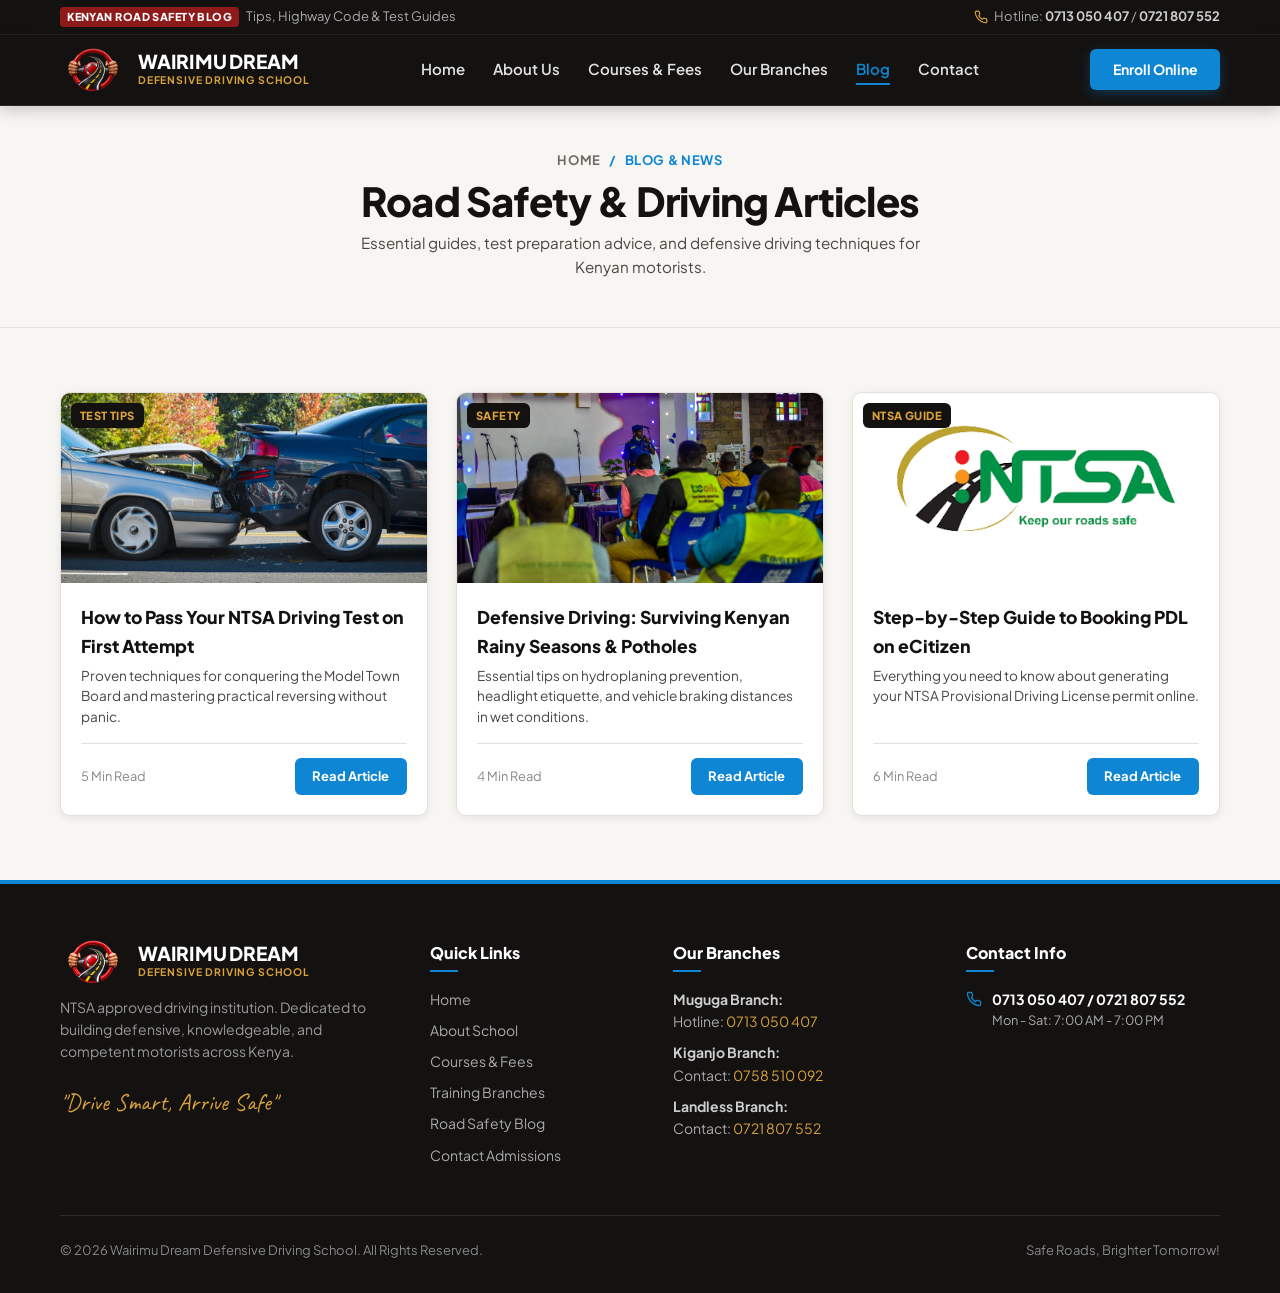
<file: blog.html>
<!DOCTYPE html>
<html lang="en">
<head>
  <meta charset="UTF-8" />
  <meta name="viewport" content="width=device-width, initial-scale=1.0" />
  <title>Road Safety Blog & Guides | Wairimu Dream Driving School</title>
  <meta name="description" content="Read road safety guides, NTSA licensing tips, model town board rules, and driving test advice from Wairimu Dream Driving School Kenya." />
  <link rel="canonical" href="https://wairimu-dream-defensive-driving-school.karurikenga.workers.dev/blog" />

  <link rel="preconnect" href="https://fonts.googleapis.com" />
  <link rel="preconnect" href="https://fonts.gstatic.com" crossorigin />
  <link href="https://fonts.googleapis.com/css2?family=Caveat:wght@600;700&family=Plus+Jakarta+Sans:wght@400;500;600;700;800&display=swap" rel="stylesheet" />

  <link rel="stylesheet" href="style.css" />
</head>
<body>

  <!-- Top Announcement Bar -->
  <div class="top-bar">
    <div class="container top-bar-content">
      <div class="top-bar-left">
        <div class="top-bar-item">
          <span class="top-badge-ntsa">KENYAN ROAD SAFETY BLOG</span>
          <span>Tips, Highway Code &amp; Test Guides</span>
        </div>
      </div>
      <div class="top-bar-right">
        <div class="top-bar-item">
          <svg viewBox="0 0 24 24" fill="none" stroke="currentColor" stroke-width="2"><path d="M22 16.92v3a2 2 0 0 1-2.18 2 19.79 19.79 0 0 1-8.63-3.07 19.5 19.5 0 0 1-6-6 19.79 19.79 0 0 1-3.07-8.67A2 2 0 0 1 4.11 2h3a2 2 0 0 1 2 1.72 12.84 12.84 0 0 0 .7 2.81 2 2 0 0 1-.45 2.11L8.09 9.91a16 16 0 0 0 6 6l1.27-1.27a2 2 0 0 1 2.11-.45 12.84 12.84 0 0 0 2.81.7A2 2 0 0 1 22 16.92z"/></svg>
          <span>Hotline: <a href="tel:0713050407"><strong>0713 050 407</strong></a> / <a href="tel:0721807552"><strong>0721 807 552</strong></a></span>
        </div>
      </div>
    </div>
  </div>

  <!-- Header -->
  <header class="site-header" id="mainHeader">
    <div class="container navbar-inner">
      <a href="index.html" class="brand-wrapper" aria-label="Wairimu Dream Defensive Driving School">
        <img src="images/logo/logo.png" alt="Wairimu Dream Logo" class="brand-logo-img" onerror="this.onerror=null; this.src='images/logo.png';" />
        <div class="brand-text-block">
          <span class="brand-title-main">WAIRIMU DREAM</span>
          <span class="brand-title-sub">DEFENSIVE DRIVING SCHOOL</span>
        </div>
      </a>

      <nav class="main-navigation" id="mainNavigation">
        <ul class="nav-links-list">
          <li><a href="index.html" class="nav-item-link">Home</a></li>
          <li><a href="about.html" class="nav-item-link">About Us</a></li>
          <li><a href="courses.html" class="nav-item-link">Courses &amp; Fees</a></li>
          <li><a href="branches.html" class="nav-item-link">Our Branches</a></li>
          <li><a href="blog.html" class="nav-item-link active">Blog</a></li>
          <li><a href="contact.html" class="nav-item-link">Contact</a></li>
        </ul>
        <div class="mobile-menu-cta-wrap">
          <a href="contact.html" class="mobile-menu-cta-btn">Enroll Online</a>
        </div>
      </nav>

      <div style="display: flex; align-items: center; gap: 0.75rem;">
        <a href="contact.html" class="header-action-btn desktop-only">Enroll Online</a>
        <button class="mobile-nav-toggle" id="navToggleBtn" aria-label="Toggle Menu" aria-expanded="false">
          <svg viewBox="0 0 24 24" fill="none" stroke="currentColor" stroke-width="2.5"><line x1="3" y1="6" x2="21" y2="6"/><line x1="3" y1="12" x2="21" y2="12"/><line x1="3" y1="18" x2="21" y2="18"/></svg>
        </button>
      </div>
    </div>
  </header>

  <main>
    <!-- Page Banner -->
    <section class="page-banner-corp">
      <div class="container">
        <div class="page-breadcrumbs">
          <a href="index.html">Home</a>
          <span>/</span>
          <span>Blog &amp; News</span>
        </div>
        <h1 class="page-banner-title">Road Safety &amp; Driving Articles</h1>
        <p class="page-banner-sub">Essential guides, test preparation advice, and defensive driving techniques for Kenyan motorists.</p>
      </div>
    </section>

    <!-- Blog Posts Grid -->
    <section class="section-padding bg-light-section">
      <div class="container">
        <div class="courses-grid-cards">
          <!-- Post 1 -->
          <div class="corp-course-card">
            <div class="card-media-wrapper">
              <img src="images/blog/blog-1.jpg" alt="How to Pass NTSA Driving Test" />
              <span class="card-category-tag">TEST TIPS</span>
            </div>
            <div class="card-body-corp">
              <div class="card-title-row">
                <h3 class="card-course-title">How to Pass Your NTSA Driving Test on First Attempt</h3>
              </div>
              <p class="card-course-summary">Proven techniques for conquering the Model Town Board and mastering practical reversing without panic.</p>
              <div class="card-footer-action">
                <span style="font-size: 0.8rem; color: #888;">5 Min Read</span>
                <a href="blog-post.html?post=post-01" class="btn-card-enroll">Read Article</a>
              </div>
            </div>
          </div>

          <!-- Post 2 -->
          <div class="corp-course-card">
            <div class="card-media-wrapper">
              <img src="images/blog/blog-2.jpg" alt="Defensive Driving in Rain" />
              <span class="card-category-tag">SAFETY</span>
            </div>
            <div class="card-body-corp">
              <div class="card-title-row">
                <h3 class="card-course-title">Defensive Driving: Surviving Kenyan Rainy Seasons &amp; Potholes</h3>
              </div>
              <p class="card-course-summary">Essential tips on hydroplaning prevention, headlight etiquette, and vehicle braking distances in wet conditions.</p>
              <div class="card-footer-action">
                <span style="font-size: 0.8rem; color: #888;">4 Min Read</span>
                <a href="blog-post.html?post=post-02" class="btn-card-enroll">Read Article</a>
              </div>
            </div>
          </div>

          <!-- Post 3 -->
          <div class="corp-course-card">
            <div class="card-media-wrapper">
              <img src="images/blog/ntsa.png" alt="Smart Driving License eCitizen" />
              <span class="card-category-tag">NTSA GUIDE</span>
            </div>
            <div class="card-body-corp">
              <div class="card-title-row">
                <h3 class="card-course-title">Step-by-Step Guide to Booking PDL on eCitizen</h3>
              </div>
              <p class="card-course-summary">Everything you need to know about generating your NTSA Provisional Driving License permit online.</p>
              <div class="card-footer-action">
                <span style="font-size: 0.8rem; color: #888;">6 Min Read</span>
                <a href="blog-post.html?post=post-03" class="btn-card-enroll">Read Article</a>
              </div>
            </div>
          </div>
        </div>
      </div>
    </section>
  </main>

  <!-- Footer -->
  <footer class="site-footer-corp">
    <div class="container">
      <div class="footer-grid-corp">
        <div class="footer-about-block">
          <div class="brand-wrapper" style="margin-bottom: 0.75rem;">
            <img src="images/logo/logo.png" alt="Wairimu Dream Logo" class="brand-logo-img" style="filter: brightness(1.2);" onerror="this.onerror=null; this.src='images/logo.png';" />
            <div class="brand-text-block">
              <span class="brand-title-main" style="color: #FFFFFF;">WAIRIMU DREAM</span>
              <span class="brand-title-sub" style="color: var(--color-gold);">DEFENSIVE DRIVING SCHOOL</span>
            </div>
          </div>
          <p>NTSA approved driving institution. Dedicated to building defensive, knowledgeable, and competent motorists across Kenya.</p>
          <p style="font-family: var(--font-script); font-size: 1.5rem; color: var(--color-gold);">"Drive Smart, Arrive Safe"</p>
        </div>

        <div>
          <h4 class="footer-heading-corp">Quick Links</h4>
          <ul class="footer-links-list">
            <li><a href="index.html">Home</a></li>
            <li><a href="about.html">About School</a></li>
            <li><a href="courses.html">Courses &amp; Fees</a></li>
            <li><a href="branches.html">Training Branches</a></li>
            <li><a href="blog.html">Road Safety Blog</a></li>
            <li><a href="contact.html">Contact Admissions</a></li>
          </ul>
        </div>

        <div>
          <h4 class="footer-heading-corp">Our Branches</h4>
          <ul class="footer-links-list">
            <li><strong>Muguga Branch:</strong> <br /><span style="color: #AAA;">Hotline: <a href="tel:0713050407" style="color: var(--color-gold);">0713 050 407</a></span></li>
            <li style="margin-top: 0.5rem;"><strong>Kiganjo Branch:</strong> <br /><span style="color: #AAA;">Contact: <a href="tel:0758510092" style="color: var(--color-gold);">0758 510 092</a></span></li>
            <li style="margin-top: 0.5rem;"><strong>Landless Branch:</strong> <br /><span style="color: #AAA;">Contact: <a href="tel:0721807552" style="color: var(--color-gold);">0721 807 552</a></span></li>
          </ul>
        </div>

        <div>
          <h4 class="footer-heading-corp">Contact Info</h4>
          <div class="footer-contact-item">
            <svg viewBox="0 0 24 24" fill="none" stroke="currentColor" stroke-width="2"><path d="M22 16.92v3a2 2 0 0 1-2.18 2 19.79 19.79 0 0 1-8.63-3.07 19.5 19.5 0 0 1-6-6 19.79 19.79 0 0 1-3.07-8.67A2 2 0 0 1 4.11 2h3a2 2 0 0 1 2 1.72 12.84 12.84 0 0 0 .7 2.81 2 2 0 0 1-.45 2.11L8.09 9.91a16 16 0 0 0 6 6l1.27-1.27a2 2 0 0 1 2.11-.45 12.84 12.84 0 0 0 2.81.7A2 2 0 0 1 22 16.92z"/></svg>
            <div>
              <p style="margin: 0; font-weight: 700; color: #FFF;">0713 050 407 / 0721 807 552</p>
              <p style="margin: 0; font-size: 0.8rem;">Mon - Sat: 7:00 AM - 7:00 PM</p>
            </div>
          </div>

        </div>
      </div>

      <div class="footer-bottom-corp">
        <p>&copy; <span id="currentYear"></span> Wairimu Dream Defensive Driving School. All Rights Reserved.</p>
        <p>Safe Roads, Brighter Tomorrow!</p>
      </div>
    </div>
  </footer>

  <script src="script.js"></script>
</body>
</html>
</file>
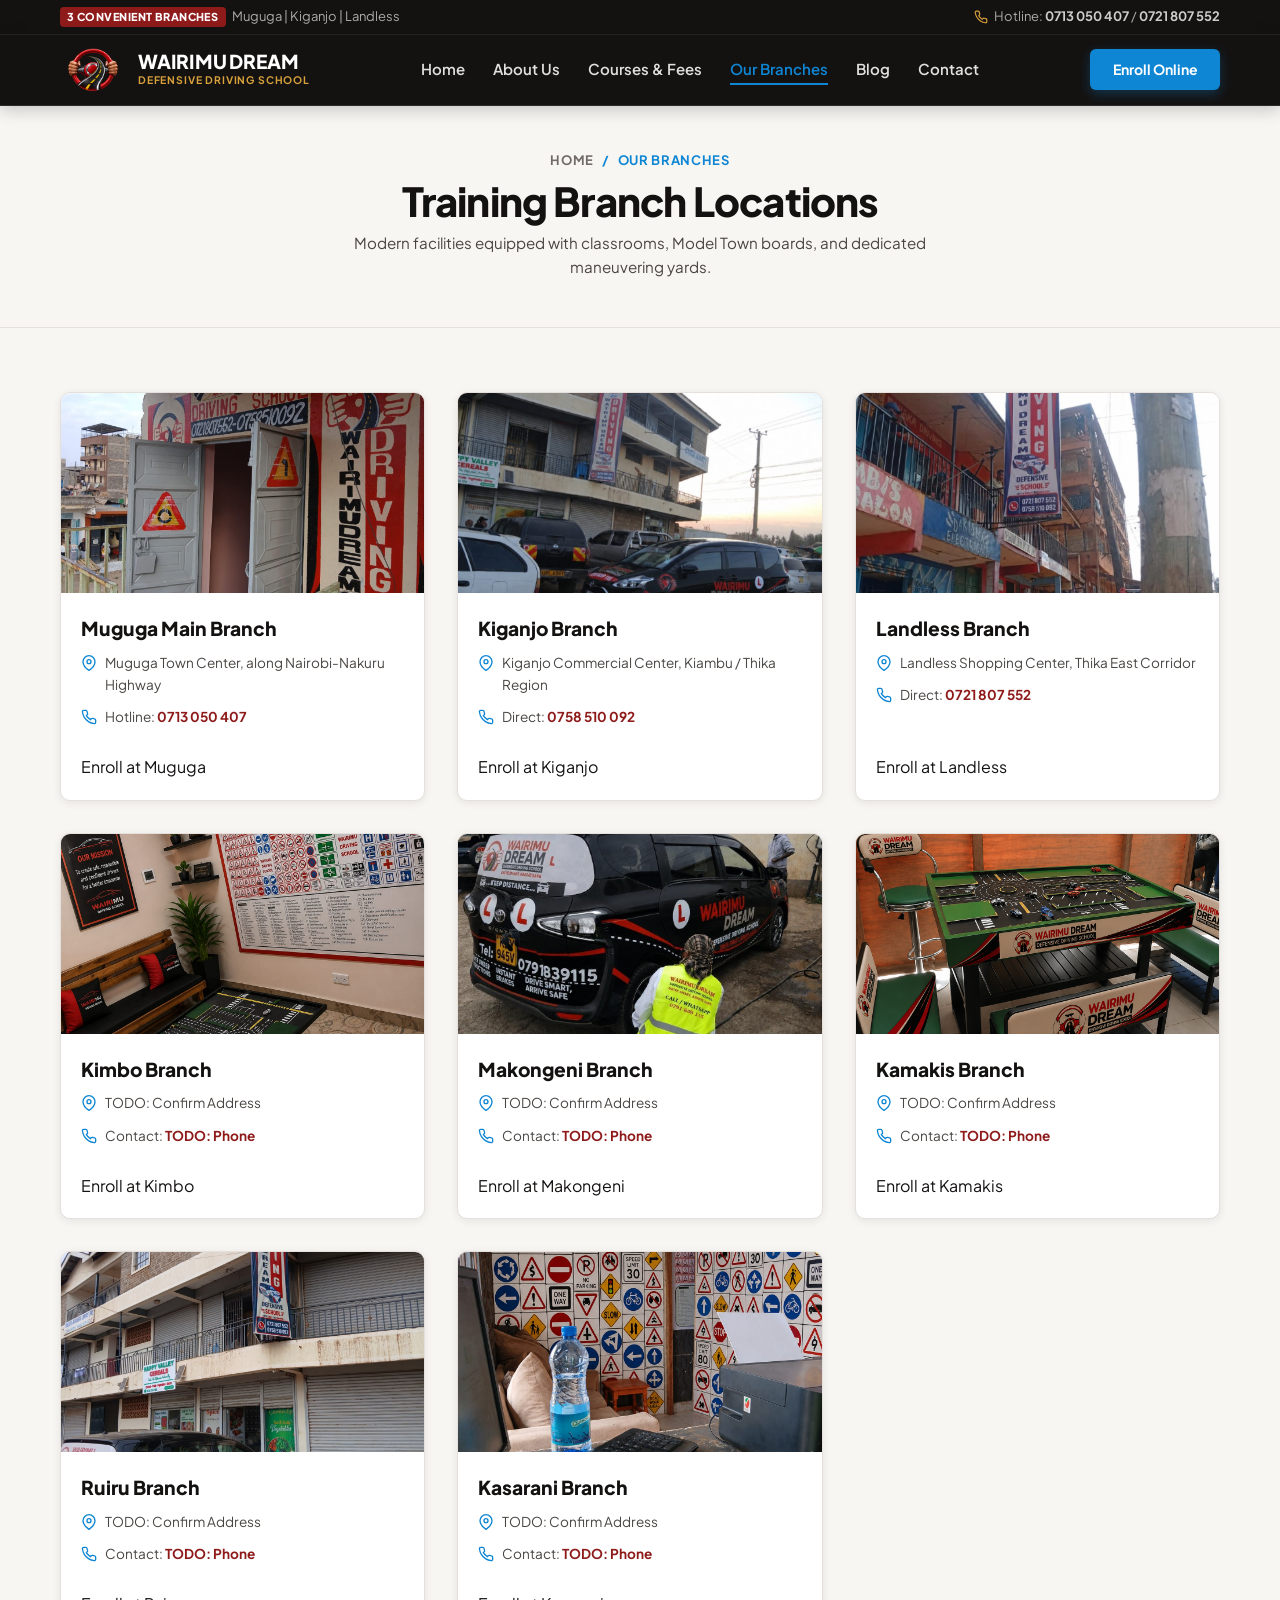
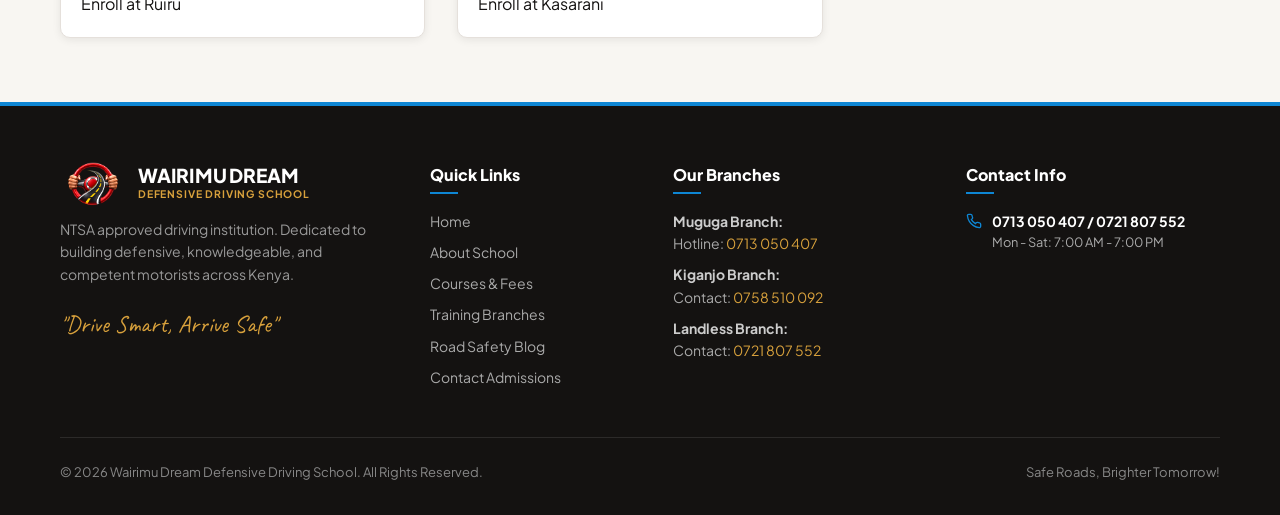
<file: branches.html>
<!DOCTYPE html>
<html lang="en">
<head>
  <meta charset="UTF-8" />
  <meta name="viewport" content="width=device-width, initial-scale=1.0" />
  <title>Our Training Branches | Wairimu Dream Defensive Driving School</title>
  <meta name="description" content="Visit Wairimu Dream Defensive Driving School branches in Muguga, Kiganjo, and Landless. Full maneuvering yards, classrooms, and NTSA certified instructors." />
  <link rel="canonical" href="https://wairimu-dream-defensive-driving-school.karurikenga.workers.dev/branches" />

  <link rel="preconnect" href="https://fonts.googleapis.com" />
  <link rel="preconnect" href="https://fonts.gstatic.com" crossorigin />
  <link href="https://fonts.googleapis.com/css2?family=Caveat:wght@600;700&family=Plus+Jakarta+Sans:wght@400;500;600;700;800&display=swap" rel="stylesheet" />

  <link rel="stylesheet" href="style.css" />
</head>
<body>

  <!-- Top Announcement Bar -->
  <div class="top-bar">
    <div class="container top-bar-content">
      <div class="top-bar-left">
        <div class="top-bar-item">
          <span class="top-badge-ntsa">3 CONVENIENT BRANCHES</span>
          <span>Muguga | Kiganjo | Landless</span>
        </div>
      </div>
      <div class="top-bar-right">
        <div class="top-bar-item">
          <svg viewBox="0 0 24 24" fill="none" stroke="currentColor" stroke-width="2"><path d="M22 16.92v3a2 2 0 0 1-2.18 2 19.79 19.79 0 0 1-8.63-3.07 19.5 19.5 0 0 1-6-6 19.79 19.79 0 0 1-3.07-8.67A2 2 0 0 1 4.11 2h3a2 2 0 0 1 2 1.72 12.84 12.84 0 0 0 .7 2.81 2 2 0 0 1-.45 2.11L8.09 9.91a16 16 0 0 0 6 6l1.27-1.27a2 2 0 0 1 2.11-.45 12.84 12.84 0 0 0 2.81.7A2 2 0 0 1 22 16.92z"/></svg>
          <span>Hotline: <a href="tel:0713050407"><strong>0713 050 407</strong></a> / <a href="tel:0721807552"><strong>0721 807 552</strong></a></span>
        </div>
      </div>
    </div>
  </div>

  <!-- Header -->
  <header class="site-header" id="mainHeader">
    <div class="container navbar-inner">
      <a href="index.html" class="brand-wrapper" aria-label="Wairimu Dream Defensive Driving School">
        <img src="images/logo/logo.png" alt="Wairimu Dream Logo" class="brand-logo-img" onerror="this.onerror=null; this.src='images/logo.png';" />
        <div class="brand-text-block">
          <span class="brand-title-main">WAIRIMU DREAM</span>
          <span class="brand-title-sub">DEFENSIVE DRIVING SCHOOL</span>
        </div>
      </a>

      <nav class="main-navigation" id="mainNavigation">
        <ul class="nav-links-list">
          <li><a href="index.html" class="nav-item-link">Home</a></li>
          <li><a href="about.html" class="nav-item-link">About Us</a></li>
          <li><a href="courses.html" class="nav-item-link">Courses &amp; Fees</a></li>
          <li><a href="branches.html" class="nav-item-link active">Our Branches</a></li>
          <li><a href="blog.html" class="nav-item-link">Blog</a></li>
          <li><a href="contact.html" class="nav-item-link">Contact</a></li>
        </ul>
        <div class="mobile-menu-cta-wrap">
          <a href="contact.html" class="mobile-menu-cta-btn">Enroll Online</a>
        </div>
      </nav>

      <div style="display: flex; align-items: center; gap: 0.75rem;">
        <a href="contact.html" class="header-action-btn desktop-only">Enroll Online</a>
        <button class="mobile-nav-toggle" id="navToggleBtn" aria-label="Toggle Menu" aria-expanded="false">
          <svg viewBox="0 0 24 24" fill="none" stroke="currentColor" stroke-width="2.5"><line x1="3" y1="6" x2="21" y2="6"/><line x1="3" y1="12" x2="21" y2="12"/><line x1="3" y1="18" x2="21" y2="18"/></svg>
        </button>
      </div>
    </div>
  </header>

  <main>
    <!-- Page Banner -->
    <section class="page-banner-corp">
      <div class="container">
        <div class="page-breadcrumbs">
          <a href="index.html">Home</a>
          <span>/</span>
          <span>Our Branches</span>
        </div>
        <h1 class="page-banner-title">Training Branch Locations</h1>
        <p class="page-banner-sub">Modern facilities equipped with classrooms, Model Town boards, and dedicated maneuvering yards.</p>
      </div>
    </section>

    <!-- Branches Cards Section -->
    <section class="section-padding bg-light-section">
      <div class="container">
        <div class="branches-grid-cards">
          <!-- Branch 1: Muguga -->
          <div class="branch-card-corp">
            <div class="branch-img-wrap">
                <img src="images/badge/mugaga-branch.jpeg" alt="Muguga Branch" />
            </div>
            <div class="branch-body">
              <h3>Muguga Main Branch</h3>
              <div class="branch-detail-row">
                <svg viewBox="0 0 24 24" fill="none" stroke="currentColor" stroke-width="2"><path d="M21 10c0 7-9 13-9 13s-9-6-9-13a9 9 0 0 1 18 0z"/><circle cx="12" cy="10" r="3"/></svg>
                <span>Muguga Town Center, along Nairobi-Nakuru Highway</span>
              </div>
              <div class="branch-detail-row">
                <svg viewBox="0 0 24 24" fill="none" stroke="currentColor" stroke-width="2"><path d="M22 16.92v3a2 2 0 0 1-2.18 2 19.79 19.79 0 0 1-8.63-3.07 19.5 19.5 0 0 1-6-6 19.79 19.79 0 0 1-3.07-8.67A2 2 0 0 1 4.11 2h3a2 2 0 0 1 2 1.72 12.84 12.84 0 0 0 .7 2.81 2 2 0 0 1-.45 2.11L8.09 9.91a16 16 0 0 0 6 6l1.27-1.27a2 2 0 0 1 2.11-.45 12.84 12.84 0 0 0 2.81.7A2 2 0 0 1 22 16.92z"/></svg>
                <span>Hotline: <a href="tel:0713050407" style="font-weight: 700; color: var(--color-primary);">0713 050 407</a></span>
              </div>
              <div style="margin-top: auto; padding-top: 1rem;">
                <a href="contact.html?branch=Muguga" class="btn-primary-corp" style="width: 100%; text-align: center; justify-content: center;">Enroll at Muguga</a>
              </div>
            </div>
          </div>

          <!-- Branch 2: Kiganjo -->
          <div class="branch-card-corp">
            <div class="branch-img-wrap">
                <img src="images/badge/kiganjo-branch.jpeg" alt="Kiganjo Branch" />
            </div>
            <div class="branch-body">
              <h3>Kiganjo Branch</h3>
              <div class="branch-detail-row">
                <svg viewBox="0 0 24 24" fill="none" stroke="currentColor" stroke-width="2"><path d="M21 10c0 7-9 13-9 13s-9-6-9-13a9 9 0 0 1 18 0z"/><circle cx="12" cy="10" r="3"/></svg>
                <span>Kiganjo Commercial Center, Kiambu / Thika Region</span>
              </div>
              <div class="branch-detail-row">
                <svg viewBox="0 0 24 24" fill="none" stroke="currentColor" stroke-width="2"><path d="M22 16.92v3a2 2 0 0 1-2.18 2 19.79 19.79 0 0 1-8.63-3.07 19.5 19.5 0 0 1-6-6 19.79 19.79 0 0 1-3.07-8.67A2 2 0 0 1 4.11 2h3a2 2 0 0 1 2 1.72 12.84 12.84 0 0 0 .7 2.81 2 2 0 0 1-.45 2.11L8.09 9.91a16 16 0 0 0 6 6l1.27-1.27a2 2 0 0 1 2.11-.45 12.84 12.84 0 0 0 2.81.7A2 2 0 0 1 22 16.92z"/></svg>
                <span>Direct: <a href="tel:0758510092" style="font-weight: 700; color: var(--color-primary);">0758 510 092</a></span>
              </div>
              <div style="margin-top: auto; padding-top: 1rem;">
                <a href="contact.html?branch=Kiganjo" class="btn-primary-corp" style="width: 100%; text-align: center; justify-content: center;">Enroll at Kiganjo</a>
              </div>
            </div>
          </div>

          <!-- Branch 3: Landless -->
          <div class="branch-card-corp">
            <div class="branch-img-wrap">
                <img src="images/badge/landles-branch.jpeg" alt="Landless Branch" />
            </div>
            <div class="branch-body">
              <h3>Landless Branch</h3>
              <div class="branch-detail-row">
                <svg viewBox="0 0 24 24" fill="none" stroke="currentColor" stroke-width="2"><path d="M21 10c0 7-9 13-9 13s-9-6-9-13a9 9 0 0 1 18 0z"/><circle cx="12" cy="10" r="3"/></svg>
                <span>Landless Shopping Center, Thika East Corridor</span>
              </div>
              <div class="branch-detail-row">
                <svg viewBox="0 0 24 24" fill="none" stroke="currentColor" stroke-width="2"><path d="M22 16.92v3a2 2 0 0 1-2.18 2 19.79 19.79 0 0 1-8.63-3.07 19.5 19.5 0 0 1-6-6 19.79 19.79 0 0 1-3.07-8.67A2 2 0 0 1 4.11 2h3a2 2 0 0 1 2 1.72 12.84 12.84 0 0 0 .7 2.81 2 2 0 0 1-.45 2.11L8.09 9.91a16 16 0 0 0 6 6l1.27-1.27a2 2 0 0 1 2.11-.45 12.84 12.84 0 0 0 2.81.7A2 2 0 0 1 22 16.92z"/></svg>
                <span>Direct: <a href="tel:0721807552" style="font-weight: 700; color: var(--color-primary);">0721 807 552</a></span>
              </div>
              <div style="margin-top: auto; padding-top: 1rem;">
                <a href="contact.html?branch=Landless" class="btn-primary-corp" style="width: 100%; text-align: center; justify-content: center;">Enroll at Landless</a>
              </div>
            </div>
          </div>
          <!-- Branch: Kimbo -->
          <div class="branch-card-corp">
            <div class="branch-img-wrap">
                <img src="images/badge/kimbo-branch.jpeg" alt="Kimbo Branch" />
            </div>
            <div class="branch-body">
              <h3>Kimbo Branch</h3>
              <div class="branch-detail-row">
                <svg viewBox="0 0 24 24" fill="none" stroke="currentColor" stroke-width="2"><path d="M21 10c0 7-9 13-9 13s-9-6-9-13a9 9 0 0 1 18 0z"/><circle cx="12" cy="10" r="3"/></svg>
                <span>TODO: Confirm Address</span>
              </div>
              <div class="branch-detail-row">
                <svg viewBox="0 0 24 24" fill="none" stroke="currentColor" stroke-width="2"><path d="M22 16.92v3a2 2 0 0 1-2.18 2 19.79 19.79 0 0 1-8.63-3.07 19.5 19.5 0 0 1-6-6 19.79 19.79 0 0 1-3.07-8.67A2 2 0 0 1 4.11 2h3a2 2 0 0 1 2 1.72 12.84 12.84 0 0 0 .7 2.81 2 2 0 0 1-.45 2.11L8.09 9.91a16 16 0 0 0 6 6l1.27-1.27a2 2 0 0 1 2.11-.45 12.84 12.84 0 0 0 2.81.7A2 2 0 0 1 22 16.92z"/></svg>
                <span>Contact: <a href="tel:0713050407" style="font-weight: 700; color: var(--color-primary);">TODO: Phone</a></span>
              </div>
              <div style="margin-top: auto; padding-top: 1rem;">
                <a href="contact.html?branch=Kimbo" class="btn-primary-corp" style="width: 100%; text-align: center; justify-content: center;">Enroll at Kimbo</a>
              </div>
            </div>
          </div>

          <!-- Branch: Makongeni -->
          <div class="branch-card-corp">
            <div class="branch-img-wrap">
                <img src="images/badge/makongeni-branch.jpeg" alt="Makongeni Branch" />
            </div>
            <div class="branch-body">
              <h3>Makongeni Branch</h3>
              <div class="branch-detail-row">
                <svg viewBox="0 0 24 24" fill="none" stroke="currentColor" stroke-width="2"><path d="M21 10c0 7-9 13-9 13s-9-6-9-13a9 9 0 0 1 18 0z"/><circle cx="12" cy="10" r="3"/></svg>
                <span>TODO: Confirm Address</span>
              </div>
              <div class="branch-detail-row">
                <svg viewBox="0 0 24 24" fill="none" stroke="currentColor" stroke-width="2"><path d="M22 16.92v3a2 2 0 0 1-2.18 2 19.79 19.79 0 0 1-8.63-3.07 19.5 19.5 0 0 1-6-6 19.79 19.79 0 0 1-3.07-8.67A2 2 0 0 1 4.11 2h3a2 2 0 0 1 2 1.72 12.84 12.84 0 0 0 .7 2.81 2 2 0 0 1-.45 2.11L8.09 9.91a16 16 0 0 0 6 6l1.27-1.27a2 2 0 0 1 2.11-.45 12.84 12.84 0 0 0 2.81.7A2 2 0 0 1 22 16.92z"/></svg>
                <span>Contact: <a href="tel:0713050407" style="font-weight: 700; color: var(--color-primary);">TODO: Phone</a></span>
              </div>
              <div style="margin-top: auto; padding-top: 1rem;">
                <a href="contact.html?branch=Makongeni" class="btn-primary-corp" style="width: 100%; text-align: center; justify-content: center;">Enroll at Makongeni</a>
              </div>
            </div>
          </div>

          <!-- Branch: Kamakis -->
          <div class="branch-card-corp">
            <div class="branch-img-wrap">
                <img src="images/badge/kamakis-branch.jpeg" alt="Kamakis Branch" />
            </div>
            <div class="branch-body">
              <h3>Kamakis Branch</h3>
              <div class="branch-detail-row">
                <svg viewBox="0 0 24 24" fill="none" stroke="currentColor" stroke-width="2"><path d="M21 10c0 7-9 13-9 13s-9-6-9-13a9 9 0 0 1 18 0z"/><circle cx="12" cy="10" r="3"/></svg>
                <span>TODO: Confirm Address</span>
              </div>
              <div class="branch-detail-row">
                <svg viewBox="0 0 24 24" fill="none" stroke="currentColor" stroke-width="2"><path d="M22 16.92v3a2 2 0 0 1-2.18 2 19.79 19.79 0 0 1-8.63-3.07 19.5 19.5 0 0 1-6-6 19.79 19.79 0 0 1-3.07-8.67A2 2 0 0 1 4.11 2h3a2 2 0 0 1 2 1.72 12.84 12.84 0 0 0 .7 2.81 2 2 0 0 1-.45 2.11L8.09 9.91a16 16 0 0 0 6 6l1.27-1.27a2 2 0 0 1 2.11-.45 12.84 12.84 0 0 0 2.81.7A2 2 0 0 1 22 16.92z"/></svg>
                <span>Contact: <a href="tel:0713050407" style="font-weight: 700; color: var(--color-primary);">TODO: Phone</a></span>
              </div>
              <div style="margin-top: auto; padding-top: 1rem;">
                <a href="contact.html?branch=Kamakis" class="btn-primary-corp" style="width: 100%; text-align: center; justify-content: center;">Enroll at Kamakis</a>
              </div>
            </div>
          </div>

          <!-- Branch: Ruiru -->
          <div class="branch-card-corp">
            <div class="branch-img-wrap">
                <img src="images/badge/ruiru-branch.jpeg" alt="Ruiru Branch" />
            </div>
            <div class="branch-body">
              <h3>Ruiru Branch</h3>
              <div class="branch-detail-row">
                <svg viewBox="0 0 24 24" fill="none" stroke="currentColor" stroke-width="2"><path d="M21 10c0 7-9 13-9 13s-9-6-9-13a9 9 0 0 1 18 0z"/><circle cx="12" cy="10" r="3"/></svg>
                <span>TODO: Confirm Address</span>
              </div>
              <div class="branch-detail-row">
                <svg viewBox="0 0 24 24" fill="none" stroke="currentColor" stroke-width="2"><path d="M22 16.92v3a2 2 0 0 1-2.18 2 19.79 19.79 0 0 1-8.63-3.07 19.5 19.5 0 0 1-6-6 19.79 19.79 0 0 1-3.07-8.67A2 2 0 0 1 4.11 2h3a2 2 0 0 1 2 1.72 12.84 12.84 0 0 0 .7 2.81 2 2 0 0 1-.45 2.11L8.09 9.91a16 16 0 0 0 6 6l1.27-1.27a2 2 0 0 1 2.11-.45 12.84 12.84 0 0 0 2.81.7A2 2 0 0 1 22 16.92z"/></svg>
                <span>Contact: <a href="tel:0713050407" style="font-weight: 700; color: var(--color-primary);">TODO: Phone</a></span>
              </div>
              <div style="margin-top: auto; padding-top: 1rem;">
                <a href="contact.html?branch=Ruiru" class="btn-primary-corp" style="width: 100%; text-align: center; justify-content: center;">Enroll at Ruiru</a>
              </div>
            </div>
          </div>

          <!-- Branch: Kasarani -->
          <div class="branch-card-corp">
            <div class="branch-img-wrap">
                <img src="images/badge/kasarani-branch.jpeg" alt="Kasarani Branch" />
            </div>
            <div class="branch-body">
              <h3>Kasarani Branch</h3>
              <div class="branch-detail-row">
                <svg viewBox="0 0 24 24" fill="none" stroke="currentColor" stroke-width="2"><path d="M21 10c0 7-9 13-9 13s-9-6-9-13a9 9 0 0 1 18 0z"/><circle cx="12" cy="10" r="3"/></svg>
                <span>TODO: Confirm Address</span>
              </div>
              <div class="branch-detail-row">
                <svg viewBox="0 0 24 24" fill="none" stroke="currentColor" stroke-width="2"><path d="M22 16.92v3a2 2 0 0 1-2.18 2 19.79 19.79 0 0 1-8.63-3.07 19.5 19.5 0 0 1-6-6 19.79 19.79 0 0 1-3.07-8.67A2 2 0 0 1 4.11 2h3a2 2 0 0 1 2 1.72 12.84 12.84 0 0 0 .7 2.81 2 2 0 0 1-.45 2.11L8.09 9.91a16 16 0 0 0 6 6l1.27-1.27a2 2 0 0 1 2.11-.45 12.84 12.84 0 0 0 2.81.7A2 2 0 0 1 22 16.92z"/></svg>
                <span>Contact: <a href="tel:0713050407" style="font-weight: 700; color: var(--color-primary);">TODO: Phone</a></span>
              </div>
              <div style="margin-top: auto; padding-top: 1rem;">
                <a href="contact.html?branch=Kasarani" class="btn-primary-corp" style="width: 100%; text-align: center; justify-content: center;">Enroll at Kasarani</a>
              </div>
            </div>
          </div>
        </div>
      </div>
    </section>
  </main>

  <!-- Footer -->
  <footer class="site-footer-corp">
    <div class="container">
      <div class="footer-grid-corp">
        <div class="footer-about-block">
          <div class="brand-wrapper" style="margin-bottom: 0.75rem;">
            <img src="images/logo/logo.png" alt="Wairimu Dream Logo" class="brand-logo-img" style="filter: brightness(1.2);" onerror="this.onerror=null; this.src='images/logo.png';" />
            <div class="brand-text-block">
              <span class="brand-title-main" style="color: #FFFFFF;">WAIRIMU DREAM</span>
              <span class="brand-title-sub" style="color: var(--color-gold);">DEFENSIVE DRIVING SCHOOL</span>
            </div>
          </div>
          <p>NTSA approved driving institution. Dedicated to building defensive, knowledgeable, and competent motorists across Kenya.</p>
          <p style="font-family: var(--font-script); font-size: 1.5rem; color: var(--color-gold);">"Drive Smart, Arrive Safe"</p>
        </div>

        <div>
          <h4 class="footer-heading-corp">Quick Links</h4>
          <ul class="footer-links-list">
            <li><a href="index.html">Home</a></li>
            <li><a href="about.html">About School</a></li>
            <li><a href="courses.html">Courses &amp; Fees</a></li>
            <li><a href="branches.html">Training Branches</a></li>
            <li><a href="blog.html">Road Safety Blog</a></li>
            <li><a href="contact.html">Contact Admissions</a></li>
          </ul>
        </div>

        <div>
          <h4 class="footer-heading-corp">Our Branches</h4>
          <ul class="footer-links-list">
            <li><strong>Muguga Branch:</strong> <br /><span style="color: #AAA;">Hotline: <a href="tel:0713050407" style="color: var(--color-gold);">0713 050 407</a></span></li>
            <li style="margin-top: 0.5rem;"><strong>Kiganjo Branch:</strong> <br /><span style="color: #AAA;">Contact: <a href="tel:0758510092" style="color: var(--color-gold);">0758 510 092</a></span></li>
            <li style="margin-top: 0.5rem;"><strong>Landless Branch:</strong> <br /><span style="color: #AAA;">Contact: <a href="tel:0721807552" style="color: var(--color-gold);">0721 807 552</a></span></li>
          </ul>
        </div>

        <div>
          <h4 class="footer-heading-corp">Contact Info</h4>
          <div class="footer-contact-item">
            <svg viewBox="0 0 24 24" fill="none" stroke="currentColor" stroke-width="2"><path d="M22 16.92v3a2 2 0 0 1-2.18 2 19.79 19.79 0 0 1-8.63-3.07 19.5 19.5 0 0 1-6-6 19.79 19.79 0 0 1-3.07-8.67A2 2 0 0 1 4.11 2h3a2 2 0 0 1 2 1.72 12.84 12.84 0 0 0 .7 2.81 2 2 0 0 1-.45 2.11L8.09 9.91a16 16 0 0 0 6 6l1.27-1.27a2 2 0 0 1 2.11-.45 12.84 12.84 0 0 0 2.81.7A2 2 0 0 1 22 16.92z"/></svg>
            <div>
              <p style="margin: 0; font-weight: 700; color: #FFF;">0713 050 407 / 0721 807 552</p>
              <p style="margin: 0; font-size: 0.8rem;">Mon - Sat: 7:00 AM - 7:00 PM</p>
            </div>
          </div>

        </div>
      </div>

      <div class="footer-bottom-corp">
        <p>&copy; <span id="currentYear"></span> Wairimu Dream Defensive Driving School. All Rights Reserved.</p>
        <p>Safe Roads, Brighter Tomorrow!</p>
      </div>
    </div>
  </footer>

  <script src="script.js"></script>
</body>
</html>
</file>
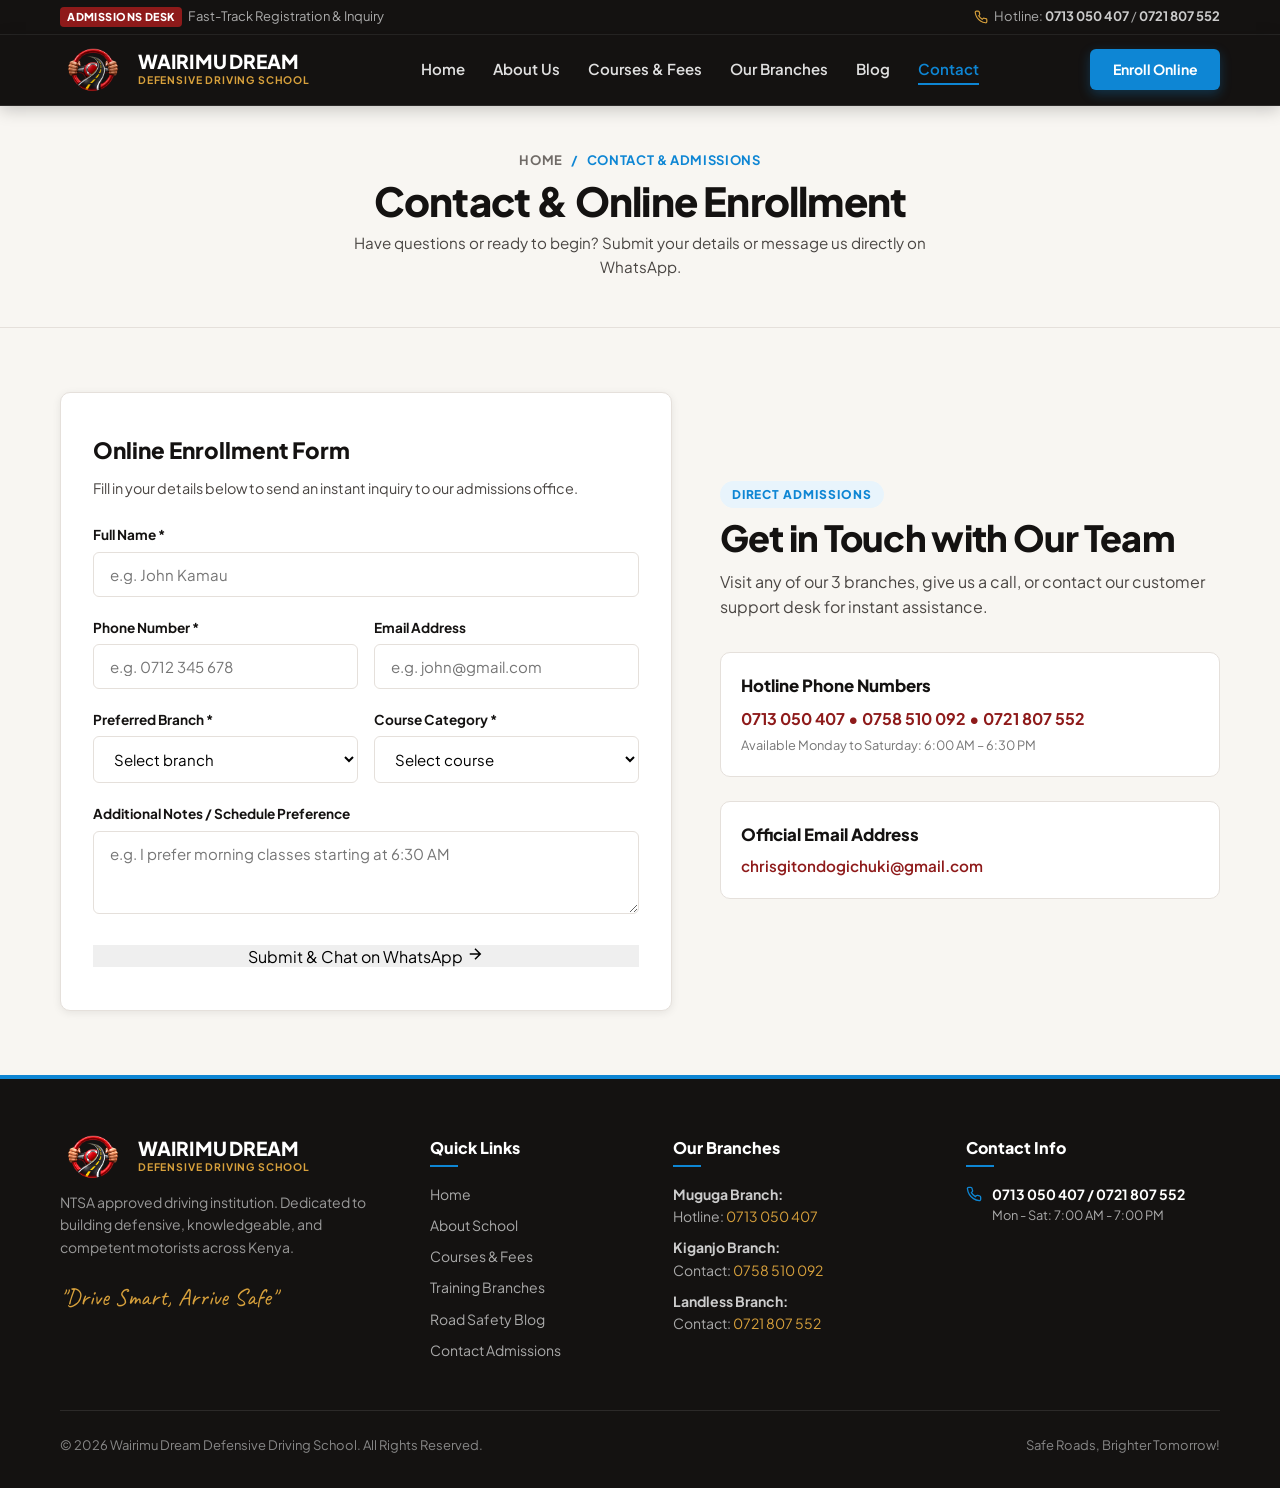
<file: contact.html>
<!DOCTYPE html>
<html lang="en">
<head>
  <meta charset="UTF-8" />
  <meta name="viewport" content="width=device-width, initial-scale=1.0" />
  <title>Contact Us &amp; Enroll | Wairimu Dream Defensive Driving School</title>
  <meta name="description" content="Contact Wairimu Dream Defensive Driving School. Hotlines: 0713 050 407 / 0721 807 552. Branches in Muguga, Kiganjo, and Landless. Enroll today." />
  <link rel="canonical" href="https://wairimu-dream-defensive-driving-school.karurikenga.workers.dev/contact" />

  <link rel="preconnect" href="https://fonts.googleapis.com" />
  <link rel="preconnect" href="https://fonts.gstatic.com" crossorigin />
  <link href="https://fonts.googleapis.com/css2?family=Caveat:wght@600;700&family=Plus+Jakarta+Sans:wght@400;500;600;700;800&display=swap" rel="stylesheet" />

  <link rel="stylesheet" href="style.css" />
</head>
<body>

  <!-- Top Announcement Bar -->
  <div class="top-bar">
    <div class="container top-bar-content">
      <div class="top-bar-left">
        <div class="top-bar-item">
          <span class="top-badge-ntsa">ADMISSIONS DESK</span>
          <span>Fast-Track Registration &amp; Inquiry</span>
        </div>
      </div>
      <div class="top-bar-right">
        <div class="top-bar-item">
          <svg viewBox="0 0 24 24" fill="none" stroke="currentColor" stroke-width="2"><path d="M22 16.92v3a2 2 0 0 1-2.18 2 19.79 19.79 0 0 1-8.63-3.07 19.5 19.5 0 0 1-6-6 19.79 19.79 0 0 1-3.07-8.67A2 2 0 0 1 4.11 2h3a2 2 0 0 1 2 1.72 12.84 12.84 0 0 0 .7 2.81 2 2 0 0 1-.45 2.11L8.09 9.91a16 16 0 0 0 6 6l1.27-1.27a2 2 0 0 1 2.11-.45 12.84 12.84 0 0 0 2.81.7A2 2 0 0 1 22 16.92z"/></svg>
          <span>Hotline: <a href="tel:0713050407"><strong>0713 050 407</strong></a> / <a href="tel:0721807552"><strong>0721 807 552</strong></a></span>
        </div>
      </div>
    </div>
  </div>

  <!-- Header -->
  <header class="site-header" id="mainHeader">
    <div class="container navbar-inner">
      <a href="index.html" class="brand-wrapper" aria-label="Wairimu Dream Defensive Driving School">
        <img src="images/logo/logo.png" alt="Wairimu Dream Logo" class="brand-logo-img" onerror="this.onerror=null; this.src='images/logo.png';" />
        <div class="brand-text-block">
          <span class="brand-title-main">WAIRIMU DREAM</span>
          <span class="brand-title-sub">DEFENSIVE DRIVING SCHOOL</span>
        </div>
      </a>

      <nav class="main-navigation" id="mainNavigation">
        <ul class="nav-links-list">
          <li><a href="index.html" class="nav-item-link">Home</a></li>
          <li><a href="about.html" class="nav-item-link">About Us</a></li>
          <li><a href="courses.html" class="nav-item-link">Courses &amp; Fees</a></li>
          <li><a href="branches.html" class="nav-item-link">Our Branches</a></li>
          <li><a href="blog.html" class="nav-item-link">Blog</a></li>
          <li><a href="contact.html" class="nav-item-link active">Contact</a></li>
        </ul>
        <div class="mobile-menu-cta-wrap">
          <a href="contact.html" class="mobile-menu-cta-btn">Enroll Online</a>
        </div>
      </nav>

      <div style="display: flex; align-items: center; gap: 0.75rem;">
        <a href="contact.html" class="header-action-btn desktop-only">Enroll Online</a>
        <button class="mobile-nav-toggle" id="navToggleBtn" aria-label="Toggle Menu" aria-expanded="false">
          <svg viewBox="0 0 24 24" fill="none" stroke="currentColor" stroke-width="2.5"><line x1="3" y1="6" x2="21" y2="6"/><line x1="3" y1="12" x2="21" y2="12"/><line x1="3" y1="18" x2="21" y2="18"/></svg>
        </button>
      </div>
    </div>
  </header>

  <main>
    <!-- Page Banner -->
    <section class="page-banner-corp">
      <div class="container">
        <div class="page-breadcrumbs">
          <a href="index.html">Home</a>
          <span>/</span>
          <span>Contact &amp; Admissions</span>
        </div>
        <h1 class="page-banner-title">Contact &amp; Online Enrollment</h1>
        <p class="page-banner-sub">Have questions or ready to begin? Submit your details or message us directly on WhatsApp.</p>
      </div>
    </section>

    <!-- Contact & Enrollment Section -->
    <section class="section-padding bg-light-section">
      <div class="container">
        <div class="about-grid-2col" style="margin-bottom: 0;">
          <!-- Form Block -->
          <div style="background: #FFFFFF; padding: 2.5rem 2rem; border-radius: var(--radius-md); border: 1px solid var(--color-gray-light); box-shadow: var(--shadow-sm);">
            <h3 style="font-size: 1.4rem; font-weight: 800; color: var(--color-dark); margin-bottom: 0.5rem;">Online Enrollment Form</h3>
            <p style="font-size: 0.9rem; color: var(--color-gray-dark); margin-bottom: 1.5rem;">Fill in your details below to send an instant inquiry to our admissions office.</p>

            <form id="enrollmentForm">
              <div style="margin-bottom: 1.25rem;">
                <label for="fullName" style="display: block; font-size: 0.85rem; font-weight: 700; margin-bottom: 0.35rem;">Full Name *</label>
                <input type="text" id="fullName" required placeholder="e.g. John Kamau" style="width: 100%; padding: 0.75rem 1rem; border-radius: var(--radius-sm); border: 1px solid var(--color-gray-light); font-size: 0.9375rem;" />
              </div>

              <div style="display: grid; grid-template-columns: 1fr 1fr; gap: 1rem; margin-bottom: 1.25rem;">
                <div>
                  <label for="phone" style="display: block; font-size: 0.85rem; font-weight: 700; margin-bottom: 0.35rem;">Phone Number *</label>
                  <input type="tel" id="phone" required placeholder="e.g. 0712 345 678" style="width: 100%; padding: 0.75rem 1rem; border-radius: var(--radius-sm); border: 1px solid var(--color-gray-light); font-size: 0.9375rem;" />
                </div>
                <div>
                  <label for="email" style="display: block; font-size: 0.85rem; font-weight: 700; margin-bottom: 0.35rem;">Email Address</label>
                  <input type="email" id="email" placeholder="e.g. john@gmail.com" style="width: 100%; padding: 0.75rem 1rem; border-radius: var(--radius-sm); border: 1px solid var(--color-gray-light); font-size: 0.9375rem;" />
                </div>
              </div>

              <div style="display: grid; grid-template-columns: 1fr 1fr; gap: 1rem; margin-bottom: 1.25rem;">
                <div>
                  <label for="branch" style="display: block; font-size: 0.85rem; font-weight: 700; margin-bottom: 0.35rem;">Preferred Branch *</label>
                  <select id="branch" required style="width: 100%; padding: 0.75rem 1rem; border-radius: var(--radius-sm); border: 1px solid var(--color-gray-light); font-size: 0.9375rem; background: #FFF;">
                    <option value="" disabled selected>Select branch</option>
                    <option value="Muguga">Muguga Branch</option>
                    <option value="Kiganjo">Kiganjo Branch</option>
                    <option value="Landless">Landless Branch</option>
                  </select>
                </div>
                <div>
                  <label for="courseCategory" style="display: block; font-size: 0.85rem; font-weight: 700; margin-bottom: 0.35rem;">Course Category *</label>
                  <select id="courseCategory" required style="width: 100%; padding: 0.75rem 1rem; border-radius: var(--radius-sm); border: 1px solid var(--color-gray-light); font-size: 0.9375rem; background: #FFF;">
                    <option value="" disabled selected>Select course</option>
                    <option value="B1 Automatic Light Vehicle (KSH 11,000 Special Offer)">Class B1: Automatic (KSH 11,000 Promo)</option>
                    <option value="B2 Manual Light Vehicle (KSH 13,000)">Class B2: Manual (KSH 13,000)</option>
                    <option value="A2 Motorbike (KSH 6,000)">Class A2: Motorbike (KSH 6,000)</option>
                    <option value="A3 Tuktuk (KSH 7,000)">Class A3: Tuktuk (KSH 7,000)</option>
                    <option value="B3 PSV Taxi / Uber (KSH 9,500)">Class B3: PSV Taxi / Uber (KSH 9,500)</option>
                    <option value="C1 Light Truck (KSH 12,500)">Class C1: Light Truck (KSH 12,500)</option>
                    <option value="C2 Ten Wheeler (KSH 12,500)">Class C2: Ten Wheeler (KSH 12,500)</option>
                    <option value="D1 Light Van 14 Seater (KSH 10,500)">Class D1: Light Van (KSH 10,500)</option>
                    <option value="B & C Combined (KSH 16,000)">B &amp; C Combined (KSH 16,000)</option>
                  </select>
                </div>
              </div>

              <div style="margin-bottom: 1.5rem;">
                <label for="message" style="display: block; font-size: 0.85rem; font-weight: 700; margin-bottom: 0.35rem;">Additional Notes / Schedule Preference</label>
                <textarea id="message" rows="3" placeholder="e.g. I prefer morning classes starting at 6:30 AM" style="width: 100%; padding: 0.75rem 1rem; border-radius: var(--radius-sm); border: 1px solid var(--color-gray-light); font-size: 0.9375rem; resize: vertical;"></textarea>
              </div>

              <button type="submit" class="btn-primary-corp" style="width: 100%; justify-content: center; font-size: 1rem; cursor: pointer; border: none;">
                <span>Submit &amp; Chat on WhatsApp</span>
                <svg style="width: 18px; height: 18px;" viewBox="0 0 24 24" fill="none" stroke="currentColor" stroke-width="2"><path d="M5 12h14M12 5l7 7-7 7"/></svg>
              </button>
            </form>
          </div>

          <!-- Contact Information Block -->
          <div>
            <span class="section-badge-corp">DIRECT ADMISSIONS</span>
            <h2 class="section-title-corp">Get in Touch with Our Team</h2>
            <p style="color: var(--color-gray-dark); margin-bottom: 2rem;">
              Visit any of our 3 branches, give us a call, or contact our customer support desk for instant assistance.
            </p>

            <div style="margin-bottom: 1.5rem; background: #FFF; padding: 1.25rem; border-radius: var(--radius-md); border: 1px solid var(--color-gray-light);">
              <h4 style="font-size: 1.05rem; font-weight: 800; margin-bottom: 0.35rem; color: var(--color-dark);">Hotline Phone Numbers</h4>
              <p style="font-size: 1rem; color: var(--color-primary); font-weight: 700;">
                <a href="tel:0713050407">0713 050 407</a> &bull; <a href="tel:0758510092">0758 510 092</a> &bull; <a href="tel:0721807552">0721 807 552</a>
              </p>
              <p style="font-size: 0.8rem; color: #777; margin-top: 0.25rem;">Available Monday to Saturday: 6:00 AM – 6:30 PM</p>
            </div>

            <div style="margin-bottom: 1.5rem; background: #FFF; padding: 1.25rem; border-radius: var(--radius-md); border: 1px solid var(--color-gray-light);">
              <h4 style="font-size: 1.05rem; font-weight: 800; margin-bottom: 0.35rem; color: var(--color-dark);">Official Email Address</h4>
              <p style="font-size: 0.95rem; color: var(--color-gray-dark);">
                <a href="mailto:chrisgitondogichuki@gmail.com" style="color: var(--color-primary); font-weight: 600;">chrisgitondogichuki@gmail.com</a>
              </p>
            </div>


          </div>
        </div>
      </div>
    </section>
  </main>

  <!-- Footer -->
  <footer class="site-footer-corp">
    <div class="container">
      <div class="footer-grid-corp">
        <div class="footer-about-block">
          <div class="brand-wrapper" style="margin-bottom: 0.75rem;">
            <img src="images/logo/logo.png" alt="Wairimu Dream Logo" class="brand-logo-img" style="filter: brightness(1.2);" onerror="this.onerror=null; this.src='images/logo.png';" />
            <div class="brand-text-block">
              <span class="brand-title-main" style="color: #FFFFFF;">WAIRIMU DREAM</span>
              <span class="brand-title-sub" style="color: var(--color-gold);">DEFENSIVE DRIVING SCHOOL</span>
            </div>
          </div>
          <p>NTSA approved driving institution. Dedicated to building defensive, knowledgeable, and competent motorists across Kenya.</p>
          <p style="font-family: var(--font-script); font-size: 1.5rem; color: var(--color-gold);">"Drive Smart, Arrive Safe"</p>
        </div>

        <div>
          <h4 class="footer-heading-corp">Quick Links</h4>
          <ul class="footer-links-list">
            <li><a href="index.html">Home</a></li>
            <li><a href="about.html">About School</a></li>
            <li><a href="courses.html">Courses &amp; Fees</a></li>
            <li><a href="branches.html">Training Branches</a></li>
            <li><a href="blog.html">Road Safety Blog</a></li>
            <li><a href="contact.html">Contact Admissions</a></li>
          </ul>
        </div>

        <div>
          <h4 class="footer-heading-corp">Our Branches</h4>
          <ul class="footer-links-list">
            <li><strong>Muguga Branch:</strong> <br /><span style="color: #AAA;">Hotline: <a href="tel:0713050407" style="color: var(--color-gold);">0713 050 407</a></span></li>
            <li style="margin-top: 0.5rem;"><strong>Kiganjo Branch:</strong> <br /><span style="color: #AAA;">Contact: <a href="tel:0758510092" style="color: var(--color-gold);">0758 510 092</a></span></li>
            <li style="margin-top: 0.5rem;"><strong>Landless Branch:</strong> <br /><span style="color: #AAA;">Contact: <a href="tel:0721807552" style="color: var(--color-gold);">0721 807 552</a></span></li>
          </ul>
        </div>

        <div>
          <h4 class="footer-heading-corp">Contact Info</h4>
          <div class="footer-contact-item">
            <svg viewBox="0 0 24 24" fill="none" stroke="currentColor" stroke-width="2"><path d="M22 16.92v3a2 2 0 0 1-2.18 2 19.79 19.79 0 0 1-8.63-3.07 19.5 19.5 0 0 1-6-6 19.79 19.79 0 0 1-3.07-8.67A2 2 0 0 1 4.11 2h3a2 2 0 0 1 2 1.72 12.84 12.84 0 0 0 .7 2.81 2 2 0 0 1-.45 2.11L8.09 9.91a16 16 0 0 0 6 6l1.27-1.27a2 2 0 0 1 2.11-.45 12.84 12.84 0 0 0 2.81.7A2 2 0 0 1 22 16.92z"/></svg>
            <div>
              <p style="margin: 0; font-weight: 700; color: #FFF;">0713 050 407 / 0721 807 552</p>
              <p style="margin: 0; font-size: 0.8rem;">Mon - Sat: 7:00 AM - 7:00 PM</p>
            </div>
          </div>

        </div>
      </div>

      <div class="footer-bottom-corp">
        <p>&copy; <span id="currentYear"></span> Wairimu Dream Defensive Driving School. All Rights Reserved.</p>
        <p>Safe Roads, Brighter Tomorrow!</p>
      </div>
    </div>
  </footer>

  <script src="script.js"></script>
</body>
</html>
</file>
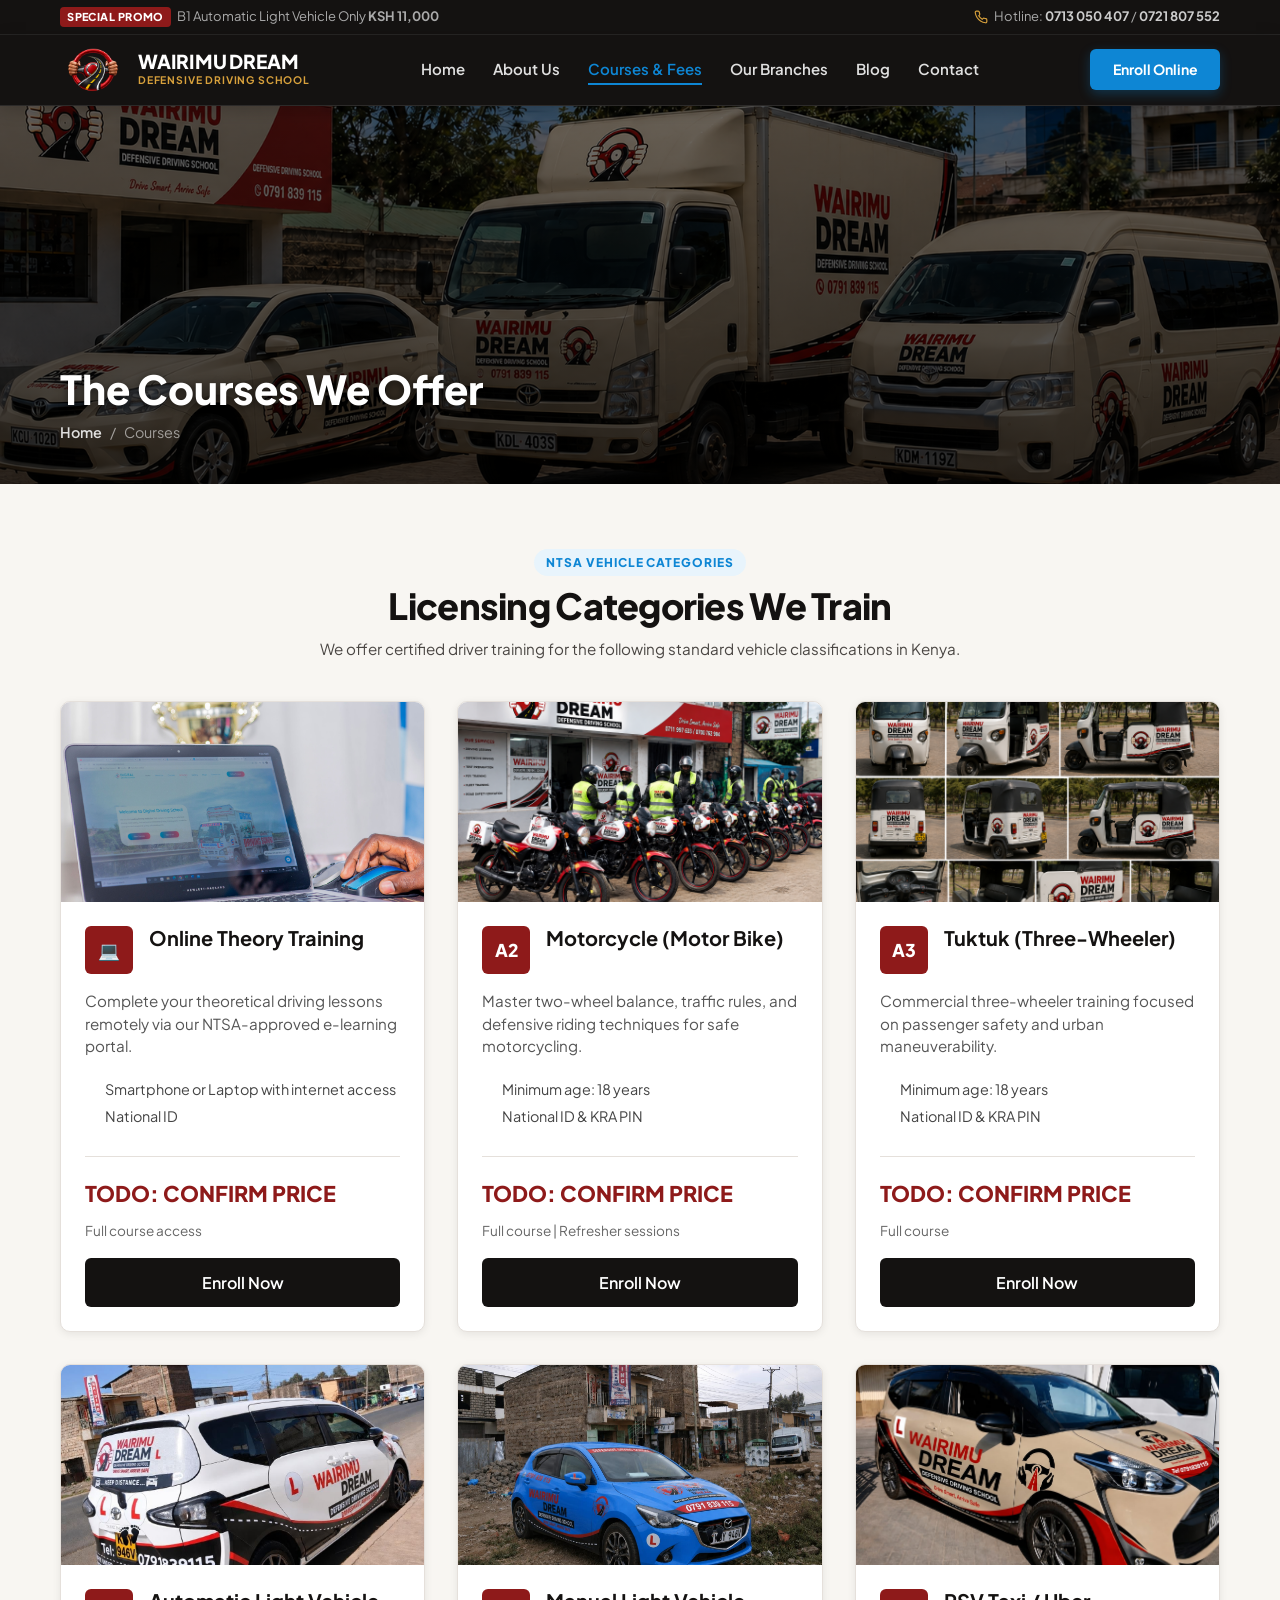
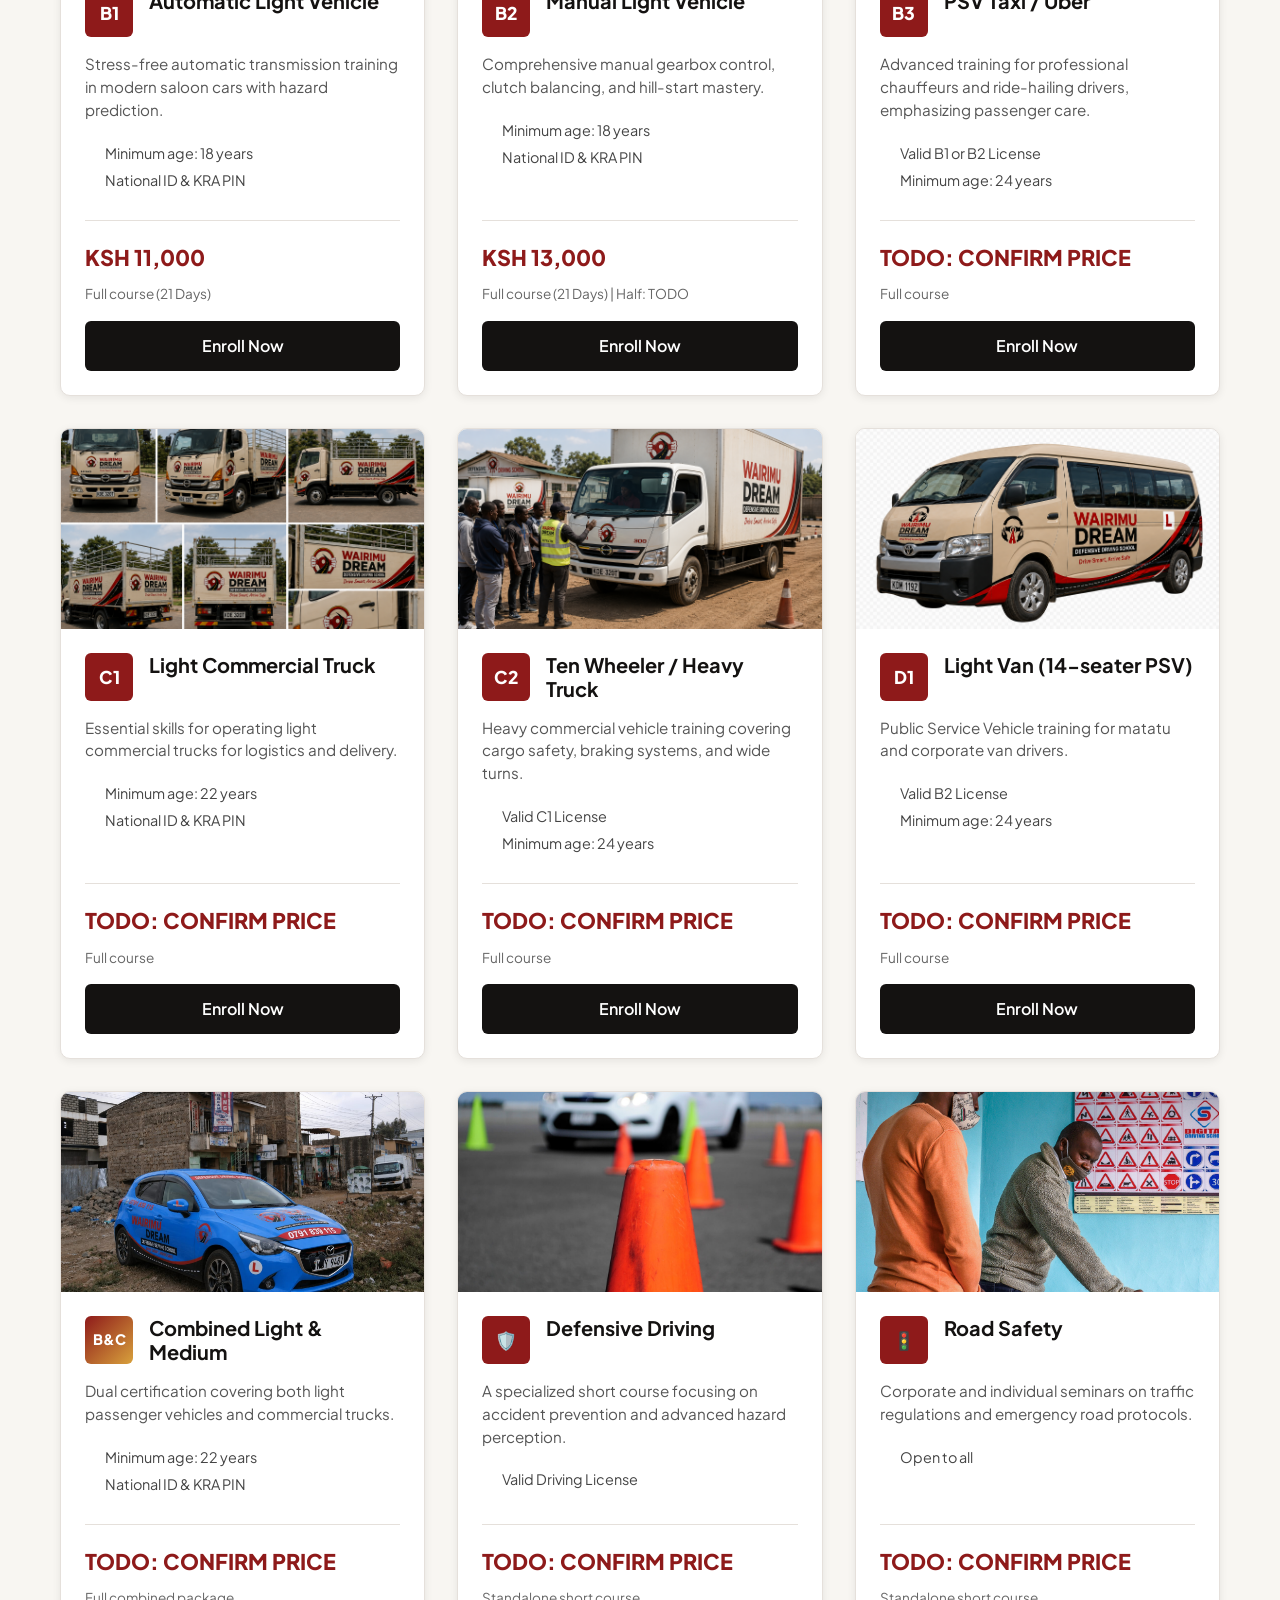
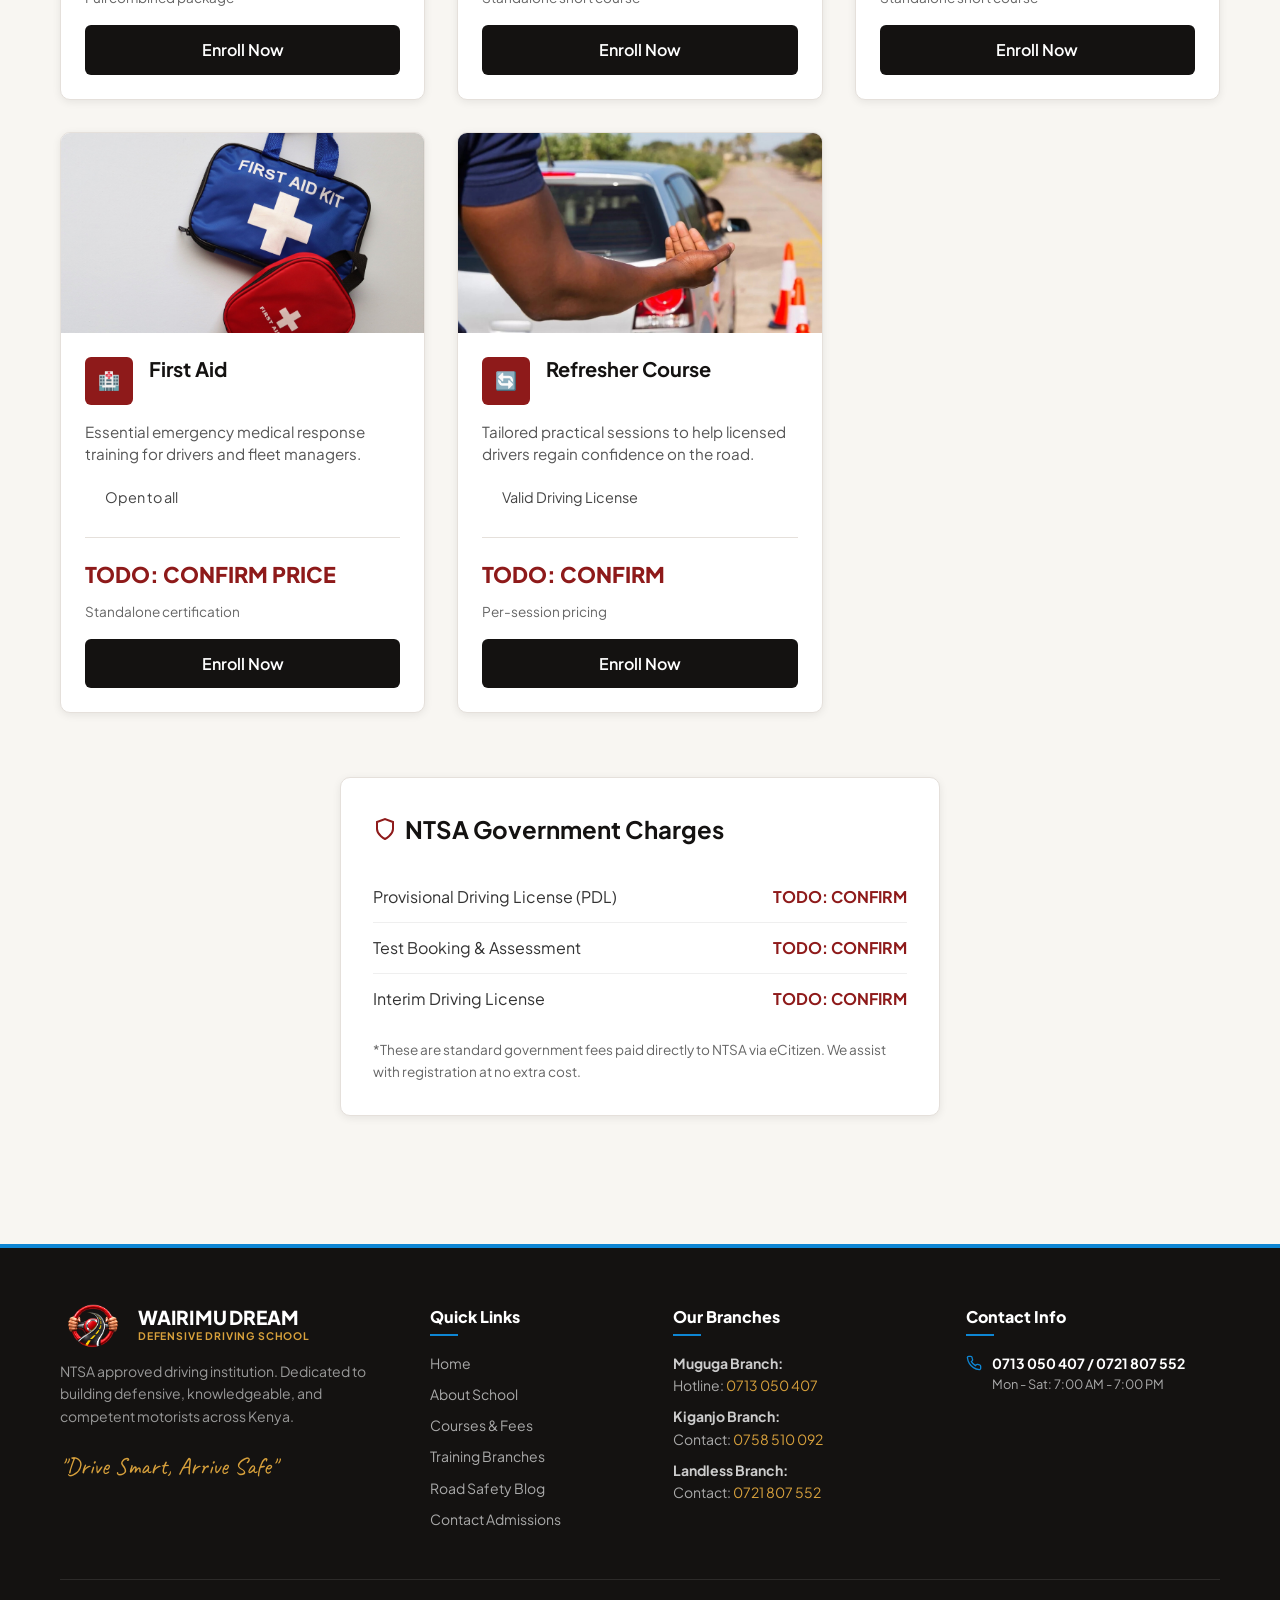
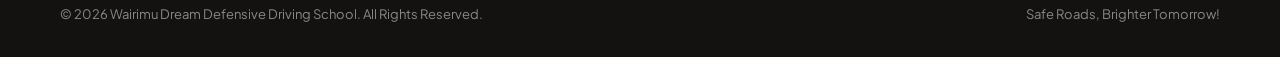
<file: courses.html>
<!DOCTYPE html>
<html lang="en">
<head>
  <meta charset="UTF-8" />
  <meta name="viewport" content="width=device-width, initial-scale=1.0" />
  <title>Courses & Fees | Wairimu Dream Defensive Driving School Kenya</title>
  <meta name="description" content="All driving courses and transparent fees at Wairimu Dream Driving School. Special offer B1 Automatic KSH 11,000, Manual B2 KSH 13,000, Motorbike, Trucks, and Vans." />
  <link rel="canonical" href="https://wairimu-dream-defensive-driving-school.karurikenga.workers.dev/courses" />

  <link rel="preconnect" href="https://fonts.googleapis.com" />
  <link rel="preconnect" href="https://fonts.gstatic.com" crossorigin />
  <link href="https://fonts.googleapis.com/css2?family=Caveat:wght@600;700&family=Plus+Jakarta+Sans:wght@400;500;600;700;800&display=swap" rel="stylesheet" />

  <link rel="stylesheet" href="style.css" />
</head>
<body>

  <!-- Top Announcement Bar -->
  <div class="top-bar">
    <div class="container top-bar-content">
      <div class="top-bar-left">
        <div class="top-bar-item">
          <span class="top-badge-ntsa">SPECIAL PROMO</span>
          <span>B1 Automatic Light Vehicle Only <strong>KSH 11,000</strong></span>
        </div>
      </div>
      <div class="top-bar-right">
        <div class="top-bar-item">
          <svg viewBox="0 0 24 24" fill="none" stroke="currentColor" stroke-width="2"><path d="M22 16.92v3a2 2 0 0 1-2.18 2 19.79 19.79 0 0 1-8.63-3.07 19.5 19.5 0 0 1-6-6 19.79 19.79 0 0 1-3.07-8.67A2 2 0 0 1 4.11 2h3a2 2 0 0 1 2 1.72 12.84 12.84 0 0 0 .7 2.81 2 2 0 0 1-.45 2.11L8.09 9.91a16 16 0 0 0 6 6l1.27-1.27a2 2 0 0 1 2.11-.45 12.84 12.84 0 0 0 2.81.7A2 2 0 0 1 22 16.92z"/></svg>
          <span>Hotline: <a href="tel:0713050407"><strong>0713 050 407</strong></a> / <a href="tel:0721807552"><strong>0721 807 552</strong></a></span>
        </div>
      </div>
    </div>
  </div>

  <!-- Header -->
  <header class="site-header" id="mainHeader">
    <div class="container navbar-inner">
      <a href="index.html" class="brand-wrapper" aria-label="Wairimu Dream Defensive Driving School">
        <img src="images/logo/logo.png" alt="Wairimu Dream Logo" class="brand-logo-img" onerror="this.onerror=null; this.src='images/logo.png';" />
        <div class="brand-text-block">
          <span class="brand-title-main">WAIRIMU DREAM</span>
          <span class="brand-title-sub">DEFENSIVE DRIVING SCHOOL</span>
        </div>
      </a>

      <nav class="main-navigation" id="mainNavigation">
        <ul class="nav-links-list">
          <li><a href="index.html" class="nav-item-link">Home</a></li>
          <li><a href="about.html" class="nav-item-link">About Us</a></li>
          <li><a href="courses.html" class="nav-item-link active">Courses &amp; Fees</a></li>
          <li><a href="branches.html" class="nav-item-link">Our Branches</a></li>
          <li><a href="blog.html" class="nav-item-link">Blog</a></li>
          <li><a href="contact.html" class="nav-item-link">Contact</a></li>
        </ul>
        <div class="mobile-menu-cta-wrap">
          <a href="contact.html" class="mobile-menu-cta-btn">Enroll Online</a>
        </div>
      </nav>

      <div style="display: flex; align-items: center; gap: 0.75rem;">
        <a href="contact.html" class="header-action-btn desktop-only">Enroll Online</a>
        <button class="mobile-nav-toggle" id="navToggleBtn" aria-label="Toggle Menu" aria-expanded="false">
          <svg viewBox="0 0 24 24" fill="none" stroke="currentColor" stroke-width="2.5"><line x1="3" y1="6" x2="21" y2="6"/><line x1="3" y1="12" x2="21" y2="12"/><line x1="3" y1="18" x2="21" y2="18"/></svg>
        </button>
      </div>
    </div>
  </header>

  <main>
    <!-- Full-Width Hero Banner -->
    <section class="page-hero-img courses-page-hero">
      <div class="container">
        <div class="page-hero-text">
          <h1 class="page-hero-heading">The Courses We Offer</h1>
          <nav class="page-hero-breadcrumb" aria-label="Breadcrumb">
            <a href="index.html">Home</a>
            <span>/</span>
            <span>Courses</span>
          </nav>
        </div>
      </div>
    </section>

    <!-- Photo Category Cards -->
    <section class="section-padding bg-light-section">
      <div class="container">
        <div class="section-header-corp">
          <span class="section-badge-corp">NTSA VEHICLE CATEGORIES</span>
          <h2 class="section-title-corp">Licensing Categories We Train</h2>
          <p class="section-desc-corp">We offer certified driver training for the following standard vehicle classifications in Kenya.</p>
        </div>

                <div class="course-catalog-grid">
          
          <div class="detailed-course-card">
            <div class="course-img-wrap">
              <img src="images/courses/online-training.jpg" alt="Online Theory Training" onerror="this.onerror=null; this.src='images/hero/hero-2.jpeg';" />
            </div>
            <div class="course-body">
              <div class="course-header">
                <div class="course-badge">💻</div>
                <h3 class="course-title">Online Theory Training</h3>
              </div>
              <p class="course-desc">Complete your theoretical driving lessons remotely via our NTSA-approved e-learning portal.</p>
              <ul class="course-reqs">
                <li>Smartphone or Laptop with internet access</li>
                <li>National ID</li>
              </ul>
              <div class="course-pricing">
                <div class="course-price-main">TODO: CONFIRM PRICE</div>
                <div class="course-tiers">Full course access</div>
              </div>
              <a href="contact.html?course=Online%20Theory" class="btn-enroll-course">Enroll Now</a>
            </div>
          </div>

          <div class="detailed-course-card">
            <div class="course-img-wrap">
              <img src="images/courses/a2-motorcycle.png" alt="Motorcycle" onerror="this.onerror=null; this.src='images/hero/hero-2.jpeg';" />
            </div>
            <div class="course-body">
              <div class="course-header">
                <div class="course-badge">A2</div>
                <h3 class="course-title">Motorcycle (Motor Bike)</h3>
              </div>
              <p class="course-desc">Master two-wheel balance, traffic rules, and defensive riding techniques for safe motorcycling.</p>
              <ul class="course-reqs">
                <li>Minimum age: 18 years</li>
                <li>National ID & KRA PIN</li>
              </ul>
              <div class="course-pricing">
                <div class="course-price-main">TODO: CONFIRM PRICE</div>
                <div class="course-tiers">Full course | Refresher sessions</div>
              </div>
              <a href="contact.html?course=A2%20Motorcycle" class="btn-enroll-course">Enroll Now</a>
            </div>
          </div>

          <div class="detailed-course-card">
            <div class="course-img-wrap">
              <img src="images/courses/three-wheeled-taxi.png" alt="Tuktuk" onerror="this.onerror=null; this.src='images/hero/hero-2.jpeg';" />
            </div>
            <div class="course-body">
              <div class="course-header">
                <div class="course-badge">A3</div>
                <h3 class="course-title">Tuktuk (Three-Wheeler)</h3>
              </div>
              <p class="course-desc">Commercial three-wheeler training focused on passenger safety and urban maneuverability.</p>
              <ul class="course-reqs">
                <li>Minimum age: 18 years</li>
                <li>National ID & KRA PIN</li>
              </ul>
              <div class="course-pricing">
                <div class="course-price-main">TODO: CONFIRM PRICE</div>
                <div class="course-tiers">Full course</div>
              </div>
              <a href="contact.html?course=A3%20Tuktuk" class="btn-enroll-course">Enroll Now</a>
            </div>
          </div>

          <div class="detailed-course-card">
            <div class="course-img-wrap">
              <img src="images/courses/b1-automatic.jpeg" alt="Automatic Light Vehicle" onerror="this.onerror=null; this.src='images/hero/hero-2.jpeg';" />
            </div>
            <div class="course-body">
              <div class="course-header">
                <div class="course-badge">B1</div>
                <h3 class="course-title">Automatic Light Vehicle</h3>
              </div>
              <p class="course-desc">Stress-free automatic transmission training in modern saloon cars with hazard prediction.</p>
              <ul class="course-reqs">
                <li>Minimum age: 18 years</li>
                <li>National ID & KRA PIN</li>
              </ul>
              <div class="course-pricing">
                <div class="course-price-main">KSH 11,000</div>
                <div class="course-tiers">Full course (21 Days)</div>
              </div>
              <a href="contact.html?course=B1%20Automatic" class="btn-enroll-course">Enroll Now</a>
            </div>
          </div>

          <div class="detailed-course-card">
            <div class="course-img-wrap">
              <img src="images/courses/b2-manual.jpeg" alt="Manual Light Vehicle" onerror="this.onerror=null; this.src='images/hero/hero-2.jpeg';" />
            </div>
            <div class="course-body">
              <div class="course-header">
                <div class="course-badge">B2</div>
                <h3 class="course-title">Manual Light Vehicle</h3>
              </div>
              <p class="course-desc">Comprehensive manual gearbox control, clutch balancing, and hill-start mastery.</p>
              <ul class="course-reqs">
                <li>Minimum age: 18 years</li>
                <li>National ID & KRA PIN</li>
              </ul>
              <div class="course-pricing">
                <div class="course-price-main">KSH 13,000</div>
                <div class="course-tiers">Full course (21 Days) | Half: TODO</div>
              </div>
              <a href="contact.html?course=B2%20Manual" class="btn-enroll-course">Enroll Now</a>
            </div>
          </div>

          <div class="detailed-course-card">
            <div class="course-img-wrap">
              <img src="images/courses/b3-executive-advanced.jpeg" alt="PSV Taxi" onerror="this.onerror=null; this.src='images/hero/hero-2.jpeg';" />
            </div>
            <div class="course-body">
              <div class="course-header">
                <div class="course-badge">B3</div>
                <h3 class="course-title">PSV Taxi / Uber</h3>
              </div>
              <p class="course-desc">Advanced training for professional chauffeurs and ride-hailing drivers, emphasizing passenger care.</p>
              <ul class="course-reqs">
                <li>Valid B1 or B2 License</li>
                <li>Minimum age: 24 years</li>
              </ul>
              <div class="course-pricing">
                <div class="course-price-main">TODO: CONFIRM PRICE</div>
                <div class="course-tiers">Full course</div>
              </div>
              <a href="contact.html?course=B3%20Taxi" class="btn-enroll-course">Enroll Now</a>
            </div>
          </div>

          <div class="detailed-course-card">
            <div class="course-img-wrap">
              <img src="images/courses/c1-light-truck (2).png" alt="Light Commercial Truck" onerror="this.onerror=null; this.src='images/hero/hero-2.jpeg';" />
            </div>
            <div class="course-body">
              <div class="course-header">
                <div class="course-badge">C1</div>
                <h3 class="course-title">Light Commercial Truck</h3>
              </div>
              <p class="course-desc">Essential skills for operating light commercial trucks for logistics and delivery.</p>
              <ul class="course-reqs">
                <li>Minimum age: 22 years</li>
                <li>National ID & KRA PIN</li>
              </ul>
              <div class="course-pricing">
                <div class="course-price-main">TODO: CONFIRM PRICE</div>
                <div class="course-tiers">Full course</div>
              </div>
              <a href="contact.html?course=C1%20Truck" class="btn-enroll-course">Enroll Now</a>
            </div>
          </div>

          <div class="detailed-course-card">
            <div class="course-img-wrap">
              <img src="images/courses/c2-light-medium-truck.png" alt="Medium-Heavy Truck" onerror="this.onerror=null; this.src='images/hero/hero-2.jpeg';" />
            </div>
            <div class="course-body">
              <div class="course-header">
                <div class="course-badge">C2</div>
                <h3 class="course-title">Ten Wheeler / Heavy Truck</h3>
              </div>
              <p class="course-desc">Heavy commercial vehicle training covering cargo safety, braking systems, and wide turns.</p>
              <ul class="course-reqs">
                <li>Valid C1 License</li>
                <li>Minimum age: 24 years</li>
              </ul>
              <div class="course-pricing">
                <div class="course-price-main">TODO: CONFIRM PRICE</div>
                <div class="course-tiers">Full course</div>
              </div>
              <a href="contact.html?course=C2%20Truck" class="btn-enroll-course">Enroll Now</a>
            </div>
          </div>

          <div class="detailed-course-card">
            <div class="course-img-wrap">
              <img src="images/courses/d1-van (2).png" alt="Light Van" onerror="this.onerror=null; this.src='images/hero/hero-2.jpeg';" />
            </div>
            <div class="course-body">
              <div class="course-header">
                <div class="course-badge">D1</div>
                <h3 class="course-title">Light Van (14-seater PSV)</h3>
              </div>
              <p class="course-desc">Public Service Vehicle training for matatu and corporate van drivers.</p>
              <ul class="course-reqs">
                <li>Valid B2 License</li>
                <li>Minimum age: 24 years</li>
              </ul>
              <div class="course-pricing">
                <div class="course-price-main">TODO: CONFIRM PRICE</div>
                <div class="course-tiers">Full course</div>
              </div>
              <a href="contact.html?course=D1%20Van" class="btn-enroll-course">Enroll Now</a>
            </div>
          </div>

          <div class="detailed-course-card">
            <div class="course-img-wrap">
              <img src="images/courses/b2-manual.jpeg" alt="Combined" onerror="this.onerror=null; this.src='images/hero/hero-2.jpeg';" />
            </div>
            <div class="course-body">
              <div class="course-header">
                <div class="course-badge combo">B&C</div>
                <h3 class="course-title">Combined Light & Medium</h3>
              </div>
              <p class="course-desc">Dual certification covering both light passenger vehicles and commercial trucks.</p>
              <ul class="course-reqs">
                <li>Minimum age: 22 years</li>
                <li>National ID & KRA PIN</li>
              </ul>
              <div class="course-pricing">
                <div class="course-price-main">TODO: CONFIRM PRICE</div>
                <div class="course-tiers">Full combined package</div>
              </div>
              <a href="contact.html?course=B%26C%20Combined" class="btn-enroll-course">Enroll Now</a>
            </div>
          </div>

          <div class="detailed-course-card">
            <div class="course-img-wrap">
              <img src="images/courses/defensive-driving.jpg" alt="Defensive Driving" onerror="this.onerror=null; this.src='images/hero/hero-2.jpeg';" />
            </div>
            <div class="course-body">
              <div class="course-header">
                <div class="course-badge">🛡️</div>
                <h3 class="course-title">Defensive Driving</h3>
              </div>
              <p class="course-desc">A specialized short course focusing on accident prevention and advanced hazard perception.</p>
              <ul class="course-reqs">
                <li>Valid Driving License</li>
              </ul>
              <div class="course-pricing">
                <div class="course-price-main">TODO: CONFIRM PRICE</div>
                <div class="course-tiers">Standalone short course</div>
              </div>
              <a href="contact.html?course=Defensive%20Driving" class="btn-enroll-course">Enroll Now</a>
            </div>
          </div>

          <div class="detailed-course-card">
            <div class="course-img-wrap">
              <img src="images/courses/road-safety.jpg" alt="Road Safety" onerror="this.onerror=null; this.src='images/hero/hero-2.jpeg';" />
            </div>
            <div class="course-body">
              <div class="course-header">
                <div class="course-badge">🚦</div>
                <h3 class="course-title">Road Safety</h3>
              </div>
              <p class="course-desc">Corporate and individual seminars on traffic regulations and emergency road protocols.</p>
              <ul class="course-reqs">
                <li>Open to all</li>
              </ul>
              <div class="course-pricing">
                <div class="course-price-main">TODO: CONFIRM PRICE</div>
                <div class="course-tiers">Standalone short course</div>
              </div>
              <a href="contact.html?course=Road%20Safety" class="btn-enroll-course">Enroll Now</a>
            </div>
          </div>

          <div class="detailed-course-card">
            <div class="course-img-wrap">
              <img src="images/courses/first-aid.jpg" alt="First Aid" onerror="this.onerror=null; this.src='images/hero/hero-2.jpeg';" />
            </div>
            <div class="course-body">
              <div class="course-header">
                <div class="course-badge">🏥</div>
                <h3 class="course-title">First Aid</h3>
              </div>
              <p class="course-desc">Essential emergency medical response training for drivers and fleet managers.</p>
              <ul class="course-reqs">
                <li>Open to all</li>
              </ul>
              <div class="course-pricing">
                <div class="course-price-main">TODO: CONFIRM PRICE</div>
                <div class="course-tiers">Standalone certification</div>
              </div>
              <a href="contact.html?course=First%20Aid" class="btn-enroll-course">Enroll Now</a>
            </div>
          </div>

          <div class="detailed-course-card">
            <div class="course-img-wrap">
              <img src="images/courses/refresher-course.jpg" alt="Refresher Course" onerror="this.onerror=null; this.src='images/hero/hero-2.jpeg';" />
            </div>
            <div class="course-body">
              <div class="course-header">
                <div class="course-badge">🔄</div>
                <h3 class="course-title">Refresher Course</h3>
              </div>
              <p class="course-desc">Tailored practical sessions to help licensed drivers regain confidence on the road.</p>
              <ul class="course-reqs">
                <li>Valid Driving License</li>
              </ul>
              <div class="course-pricing">
                <div class="course-price-main">TODO: CONFIRM</div>
                <div class="course-tiers">Per-session pricing</div>
              </div>
              <a href="contact.html?course=Refresher" class="btn-enroll-course">Enroll Now</a>
            </div>
          </div>

        </div>

        <!-- NTSA Charges & Payments Sections -->
        <div class="info-section-grid">
          
          <div class="info-card">
            <h3>
              <svg viewBox="0 0 24 24" fill="none" stroke="currentColor" stroke-width="2"><path d="M12 22s8-4 8-10V5l-8-3-8 3v7c0 6 8 10 8 10z"/></svg>
              NTSA Government Charges
            </h3>
            <ul class="info-list">
              <li>
                <span>Provisional Driving License (PDL)</span>
                <span>TODO: CONFIRM</span>
              </li>
              <li>
                <span>Test Booking &amp; Assessment</span>
                <span>TODO: CONFIRM</span>
              </li>
              <li>
                <span>Interim Driving License</span>
                <span>TODO: CONFIRM</span>
              </li>
            </ul>
            <p style="font-size: 0.85rem; color: #666; margin-top: 1rem;">*These are standard government fees paid directly to NTSA via eCitizen. We assist with registration at no extra cost.</p>
          </div>


        </div>

      </div>
    </section>
      
  </main>
<!-- Footer -->
  <footer class="site-footer-corp">
    <div class="container">
      <div class="footer-grid-corp">
        <div class="footer-about-block">
          <div class="brand-wrapper" style="margin-bottom: 0.75rem;">
            <img src="images/logo/logo.png" alt="Wairimu Dream Logo" class="brand-logo-img" style="filter: brightness(1.2);" onerror="this.onerror=null; this.src='images/logo.png';" />
            <div class="brand-text-block">
              <span class="brand-title-main" style="color: #FFFFFF;">WAIRIMU DREAM</span>
              <span class="brand-title-sub" style="color: var(--color-gold);">DEFENSIVE DRIVING SCHOOL</span>
            </div>
          </div>
          <p>NTSA approved driving institution. Dedicated to building defensive, knowledgeable, and competent motorists across Kenya.</p>
          <p style="font-family: var(--font-script); font-size: 1.5rem; color: var(--color-gold);">"Drive Smart, Arrive Safe"</p>
        </div>

        <div>
          <h4 class="footer-heading-corp">Quick Links</h4>
          <ul class="footer-links-list">
            <li><a href="index.html">Home</a></li>
            <li><a href="about.html">About School</a></li>
            <li><a href="courses.html">Courses &amp; Fees</a></li>
            <li><a href="branches.html">Training Branches</a></li>
            <li><a href="blog.html">Road Safety Blog</a></li>
            <li><a href="contact.html">Contact Admissions</a></li>
          </ul>
        </div>

        <div>
          <h4 class="footer-heading-corp">Our Branches</h4>
          <ul class="footer-links-list">
            <li><strong>Muguga Branch:</strong> <br /><span style="color: #AAA;">Hotline: <a href="tel:0713050407" style="color: var(--color-gold);">0713 050 407</a></span></li>
            <li style="margin-top: 0.5rem;"><strong>Kiganjo Branch:</strong> <br /><span style="color: #AAA;">Contact: <a href="tel:0758510092" style="color: var(--color-gold);">0758 510 092</a></span></li>
            <li style="margin-top: 0.5rem;"><strong>Landless Branch:</strong> <br /><span style="color: #AAA;">Contact: <a href="tel:0721807552" style="color: var(--color-gold);">0721 807 552</a></span></li>
          </ul>
        </div>

        <div>
          <h4 class="footer-heading-corp">Contact Info</h4>
          <div class="footer-contact-item">
            <svg viewBox="0 0 24 24" fill="none" stroke="currentColor" stroke-width="2"><path d="M22 16.92v3a2 2 0 0 1-2.18 2 19.79 19.79 0 0 1-8.63-3.07 19.5 19.5 0 0 1-6-6 19.79 19.79 0 0 1-3.07-8.67A2 2 0 0 1 4.11 2h3a2 2 0 0 1 2 1.72 12.84 12.84 0 0 0 .7 2.81 2 2 0 0 1-.45 2.11L8.09 9.91a16 16 0 0 0 6 6l1.27-1.27a2 2 0 0 1 2.11-.45 12.84 12.84 0 0 0 2.81.7A2 2 0 0 1 22 16.92z"/></svg>
            <div>
              <p style="margin: 0; font-weight: 700; color: #FFF;">0713 050 407 / 0721 807 552</p>
              <p style="margin: 0; font-size: 0.8rem;">Mon - Sat: 7:00 AM - 7:00 PM</p>
            </div>
          </div>

        </div>
      </div>

      <div class="footer-bottom-corp">
        <p>&copy; <span id="currentYear"></span> Wairimu Dream Defensive Driving School. All Rights Reserved.</p>
        <p>Safe Roads, Brighter Tomorrow!</p>
      </div>
    </div>
  </footer>

  <script src="script.js"></script>
</body>
</html>
</file>
<file: style.css>
/* ==========================================================================
   WAIRIMU DREAM DEFENSIVE DRIVING SCHOOL
   Reference Pixel-Perfect Mobile-First Design (Matching Screenshots)
   ========================================================================== */

:root {
  /* Brand Corporate Colors */
  --color-primary: #8E1A1A;        /* Deep Maroon */
  --color-primary-dark: #661010;
  --color-primary-light: #A82424;
  --color-primary-subtle: #FDF2F2;
  
  --color-accent-blue: #0E86D4;    /* Action Blue matching reference */
  --color-accent-blue-dark: #0B6FB3;
  
  --color-gold: #D8A13C;           /* Kenyan Gold */
  --color-gold-dark: #B38022;
  --color-gold-light: #FBF4E4;
  
  --color-dark: #141211;           /* Deep Navbar Dark */
  --color-dark-surface: #1E1B19;   /* Mobile Dropdown Dark */
  --color-dark-alt: #2C2927;
  --color-gray-dark: #4A4643;
  --color-gray-mid: #706B67;
  --color-gray-light: #E5E0DB;
  --color-gray-bg: #F8F6F2;
  --color-white: #FFFFFF;
  
  --color-whatsapp: #25D366;
  --color-whatsapp-dark: #1EBE5D;
  
  /* Typography */
  --font-main: 'Plus Jakarta Sans', -apple-system, BlinkMacSystemFont, 'Segoe UI', Roboto, sans-serif;
  --font-script: 'Caveat', cursive;
  
  /* Shadows & Radius */
  --shadow-sm: 0 2px 8px rgba(0, 0, 0, 0.08);
  --shadow-md: 0 8px 24px rgba(0, 0, 0, 0.12);
  --shadow-lg: 0 16px 36px rgba(0, 0, 0, 0.2);
  
  --radius-sm: 6px;
  --radius-md: 10px;
  --radius-lg: 14px;
  --radius-full: 9999px;
  
  --transition: all 0.25s cubic-bezier(0.16, 1, 0.3, 1);
}

/* Global Reset */
*, *::before, *::after {
  box-sizing: border-box;
  margin: 0;
  padding: 0;
}

html {
  scroll-behavior: smooth;
  font-size: 16px;
  overflow-x: hidden;
  width: 100%;
}

body {
  font-family: var(--font-main);
  color: var(--color-dark);
  background-color: #FFFFFF;
  line-height: 1.6;
  -webkit-font-smoothing: antialiased;
  -moz-osx-font-smoothing: grayscale;
  overflow-x: hidden;
  width: 100%;
}

img {
  max-width: 100%;
  height: auto;
  display: block;
}

/* Prevent inline SVG icons from blowing up — always set explicit size on the element */
svg {
  overflow: hidden;
  flex-shrink: 0;
}

a {
  color: inherit;
  text-decoration: none;
  transition: var(--transition);
}

ul {
  list-style: none;
}

button, input, select, textarea {
  font-family: inherit;
  outline: none;
}

/* ==========================================================================
   Top Announcement Bar (sub-pages: courses, about, branches, blog, contact)
   ========================================================================== */

.top-bar {
  background-color: var(--color-dark);
  color: #AAAAAA;
  font-size: 0.8125rem;
  padding: 0.4rem 0;
  border-bottom: 1px solid rgba(255,255,255,0.08);
}

.top-bar-content {
  display: flex;
  justify-content: space-between;
  align-items: center;
  flex-wrap: wrap;
  gap: 0.4rem;
}

.top-bar-left,
.top-bar-right {
  display: flex;
  align-items: center;
  gap: 1rem;
  flex-wrap: wrap;
}

.top-bar-item {
  display: inline-flex;
  align-items: center;
  gap: 0.4rem;
  white-space: nowrap;
}

.top-bar-item svg {
  color: var(--color-gold);
  width: 14px !important;
  height: 14px !important;
  min-width: 14px;
  min-height: 14px;
  flex-shrink: 0;
}

.top-bar-item a {
  color: #CCCCCC;
}

.top-bar-item a:hover {
  color: #FFFFFF;
}

.top-badge-ntsa {
  background-color: var(--color-primary);
  color: #FFFFFF;
  font-size: 0.68rem;
  font-weight: 800;
  padding: 0.1rem 0.45rem;
  border-radius: 4px;
  letter-spacing: 0.04em;
  text-transform: uppercase;
}

/* ==========================================================================
   Container
   ========================================================================== */

.container {
  width: 100%;
  max-width: 1200px;
  margin-left: auto;
  margin-right: auto;
  padding-left: 1.25rem;
  padding-right: 1.25rem;
}

/* ==========================================================================
   Navbar: Dark Header (Matching Screenshot Reference)
   ========================================================================== */

.site-header {
  position: sticky;
  top: 0;
  z-index: 1000;
  background-color: var(--color-dark);
  border-bottom: 1px solid rgba(255, 255, 255, 0.1);
  box-shadow: 0 4px 16px rgba(0, 0, 0, 0.2);
}

.navbar-inner {
  display: flex;
  justify-content: space-between;
  align-items: center;
  height: 70px;
}

.brand-wrapper {
  display: flex;
  align-items: center;
  gap: 0.75rem;
}

.brand-logo-img {
  height: 44px !important;
  max-height: 44px !important;
  width: auto !important;
  max-width: 160px !important;
  object-fit: contain;
  display: block;
}

.brand-text-block {
  display: flex;
  flex-direction: column;
}

.brand-title-main {
  font-size: 1.2rem;
  font-weight: 800;
  color: #FFFFFF;
  line-height: 1.1;
  letter-spacing: -0.01em;
}

.brand-title-sub {
  font-size: 0.65rem;
  font-weight: 700;
  color: var(--color-gold);
  letter-spacing: 0.08em;
  text-transform: uppercase;
}

/* Desktop Nav Links */
.main-navigation {
  display: flex;
  align-items: center;
}

.nav-links-list {
  display: flex;
  align-items: center;
  gap: 1.75rem;
}

.nav-item-link {
  font-size: 0.9375rem;
  font-weight: 600;
  color: #E0E0E0;
  padding: 0.4rem 0;
  position: relative;
}

.nav-item-link:hover,
.nav-item-link.active {
  color: var(--color-accent-blue);
}

.nav-item-link::after {
  content: '';
  position: absolute;
  bottom: 0;
  left: 0;
  width: 0;
  height: 2px;
  background-color: var(--color-accent-blue);
  transition: width 0.25s ease;
}

.nav-item-link:hover::after,
.nav-item-link.active::after {
  width: 100%;
}

.header-action-btn {
  background-color: var(--color-accent-blue);
  color: #FFFFFF;
  font-size: 0.875rem;
  font-weight: 700;
  padding: 0.6rem 1.4rem;
  border-radius: var(--radius-sm);
  display: inline-flex;
  align-items: center;
  gap: 0.4rem;
  box-shadow: 0 4px 12px rgba(14, 134, 212, 0.3);
}

.header-action-btn:hover {
  background-color: var(--color-accent-blue-dark);
  color: #FFFFFF;
}

/* Mobile Hamburger Button (Matching Screenshot 1 & 2) */
.mobile-nav-toggle {
  display: none;
  background: transparent;
  border: 1px solid rgba(255, 255, 255, 0.3);
  border-radius: 6px;
  cursor: pointer;
  padding: 0.45rem 0.65rem;
  color: #FFFFFF;
}

.mobile-nav-toggle svg {
  width: 22px;
  height: 22px;
  display: block;
}

/* ==========================================================================
   Hero Section: Daylight Real Fleet Image (Exact Screenshot Layout)
   ========================================================================== */

.hero-mobile-fit {
  position: relative;
  min-height: 80vh;
  display: flex;
  flex-direction: column;
  justify-content: space-between;
  background-color: #1A1A1A;
  background-image:
    linear-gradient(to bottom, rgba(0,0,0,0.55), rgba(0,0,0,0.75)),
    url('images/hero/hero-1(1).jpeg');
  background-size: cover;
  background-position: center;
  padding: 2.5rem 0 3.5rem;
  overflow: hidden;
}

/* Reusable full-width sub-page hero banner with dark overlay */
.page-hero-img {
  position: relative;
  min-height: 42vh;
  display: flex;
  flex-direction: column;
  justify-content: flex-end;
  background-color: #1A1A1A;
  background-size: cover;
  background-position: center;
  padding: 3rem 0 2.5rem;
  overflow: hidden;
  background-image:
    linear-gradient(to bottom, rgba(0,0,0,0.50), rgba(0,0,0,0.72)),
    url('images/hero/hero-2.jpeg');
}


.hero-top-overlay-headline {
  position: relative;
  z-index: 2;
  text-align: left;
  max-width: 660px;
}

.hero-headline-blue {
  font-size: clamp(1.85rem, 4.5vw, 2.75rem);
  font-weight: 800;
  color: #FFFFFF;
  line-height: 1.15;
  text-shadow: 0 2px 8px rgba(0,0,0,0.6);
  margin-bottom: 0.5rem;
}

.hero-lead-text {
  font-size: 1rem;
  font-weight: 600;
  color: #F0F0F0;
  line-height: 1.5;
  text-shadow: 0 2px 6px rgba(0,0,0,0.55);
  max-width: 540px;
}

/* Sub-page hero text (inside .page-hero-img) */
.page-hero-text {
  position: relative;
  z-index: 2;
}

.page-hero-heading {
  font-size: clamp(1.75rem, 4vw, 2.5rem);
  font-weight: 800;
  color: #FFFFFF;
  text-shadow: 0 2px 8px rgba(0,0,0,0.6);
  margin-bottom: 0.5rem;
  line-height: 1.2;
}

.page-hero-breadcrumb {
  display: flex;
  align-items: center;
  gap: 0.5rem;
  font-size: 0.9rem;
  color: rgba(255,255,255,0.75);
  margin-top: 0.5rem;
}

.page-hero-breadcrumb a {
  color: rgba(255,255,255,0.85);
  font-weight: 600;
}

.page-hero-breadcrumb a:hover {
  color: #FFFFFF;
}

.page-hero-breadcrumb span {
  color: rgba(255,255,255,0.55);
}

/* Hero Bottom Action Buttons (Side by Side matching Screenshot) */
.hero-bottom-actions {
  position: relative;
  z-index: 2;
  margin-top: auto;
  padding-top: 2rem;
}

.hero-btn-row-flex {
  display: flex;
  align-items: center;
  gap: 1rem;
  flex-wrap: wrap;
}

.btn-hero-blue {
  background-color: var(--color-accent-blue);
  color: #FFFFFF;
  font-weight: 700;
  font-size: 0.95rem;
  padding: 0.75rem 1.6rem;
  border-radius: 6px;
  display: inline-flex;
  align-items: center;
  justify-content: center;
  box-shadow: 0 4px 14px rgba(14, 134, 212, 0.4);
  border: 1px solid var(--color-accent-blue);
  min-width: 140px;
}

.btn-hero-blue:hover {
  background-color: var(--color-accent-blue-dark);
  color: #FFFFFF;
}

.btn-hero-talk {
  background-color: var(--color-accent-blue);
  color: #FFFFFF;
  font-weight: 700;
  font-size: 0.95rem;
  padding: 0.75rem 1.6rem;
  border-radius: 6px;
  display: inline-flex;
  align-items: center;
  justify-content: center;
  box-shadow: 0 4px 14px rgba(14, 134, 212, 0.4);
  border: 1px solid var(--color-accent-blue);
  min-width: 140px;
}

.btn-hero-talk:hover {
  background-color: var(--color-accent-blue-dark);
  color: #FFFFFF;
}

/* ==========================================================================
   Floating WhatsApp Button (Matching Screenshot 1 & 2)
   ========================================================================== */

.floating-whatsapp-pill {
  position: fixed;
  bottom: 24px;
  right: 20px;
  z-index: 999;
  background-color: var(--color-whatsapp);
  color: #FFFFFF;
  padding: 0.65rem 1.15rem;
  border-radius: var(--radius-full);
  box-shadow: 0 4px 16px rgba(0, 0, 0, 0.25);
  display: flex;
  align-items: center;
  gap: 0.5rem;
  font-weight: 700;
  font-size: 0.9rem;
}

.floating-whatsapp-pill:hover {
  background-color: var(--color-whatsapp-dark);
  color: #FFFFFF;
  transform: translateY(-2px);
}

.floating-whatsapp-pill svg {
  width: 22px;
  height: 22px;
}

/* ==========================================================================
   Sub-Page Banners & Content Sections
   ========================================================================== */

.page-banner-corp {
  background-color: var(--color-gray-bg);
  border-bottom: 1px solid var(--color-gray-light);
  padding: 2.75rem 0 3rem;
  text-align: center;
}

.page-breadcrumbs {
  display: flex;
  justify-content: center;
  align-items: center;
  gap: 0.5rem;
  font-size: 0.8125rem;
  font-weight: 700;
  color: var(--color-accent-blue);
  text-transform: uppercase;
  letter-spacing: 0.05em;
  margin-bottom: 0.5rem;
}

.page-breadcrumbs a {
  color: var(--color-gray-mid);
}

.page-breadcrumbs a:hover {
  color: var(--color-accent-blue);
}

.page-banner-title {
  font-size: clamp(1.85rem, 3.5vw, 2.5rem);
  font-weight: 800;
  color: var(--color-dark);
  line-height: 1.15;
  letter-spacing: -0.02em;
  margin-bottom: 0.4rem;
}

.page-banner-sub {
  font-size: 0.95rem;
  color: var(--color-gray-dark);
  max-width: 600px;
  margin: 0 auto;
}

.section-padding {
  padding: 4rem 0;
}

.bg-light-section {
  background-color: var(--color-gray-bg);
}

.section-header-corp {
  text-align: center;
  max-width: 680px;
  margin: 0 auto 2.5rem;
}

.section-badge-corp {
  display: inline-block;
  font-size: 0.75rem;
  font-weight: 800;
  color: var(--color-accent-blue);
  background-color: #E8F4FC;
  padding: 0.25rem 0.75rem;
  border-radius: var(--radius-full);
  letter-spacing: 0.08em;
  text-transform: uppercase;
  margin-bottom: 0.5rem;
}

.section-title-corp {
  font-size: clamp(1.75rem, 3vw, 2.25rem);
  font-weight: 800;
  color: var(--color-dark);
  line-height: 1.2;
  letter-spacing: -0.02em;
  margin-bottom: 0.6rem;
}

.section-desc-corp {
  font-size: 0.95rem;
  color: var(--color-gray-dark);
  line-height: 1.6;
}

/* ==========================================================================
   Courses Showcase Cards
   ========================================================================== */

.courses-grid-cards {
  display: grid;
  grid-template-columns: repeat(3, 1fr);
  gap: 1.75rem;
}

.corp-course-card {
  background-color: #FFFFFF;
  border-radius: var(--radius-md);
  border: 1px solid var(--color-gray-light);
  overflow: hidden;
  box-shadow: var(--shadow-sm);
  transition: var(--transition);
  display: flex;
  flex-direction: column;
}

.corp-course-card:hover {
  transform: translateY(-4px);
  box-shadow: var(--shadow-md);
  border-color: var(--color-accent-blue);
}

.card-media-wrapper {
  position: relative;
  height: 190px;
  background-color: var(--color-gray-bg);
  overflow: hidden;
}

.card-media-wrapper img {
  width: 100%;
  height: 100%;
  object-fit: cover;
  transition: transform 0.4s ease;
}

.corp-course-card:hover .card-media-wrapper img {
  transform: scale(1.04);
}

.card-category-tag {
  position: absolute;
  top: 10px;
  left: 10px;
  background-color: var(--color-dark);
  color: var(--color-gold);
  font-size: 0.7rem;
  font-weight: 800;
  padding: 0.2rem 0.55rem;
  border-radius: var(--radius-sm);
  letter-spacing: 0.04em;
}

.card-category-tag.promo-tag {
  background-color: var(--color-gold);
  color: var(--color-dark);
}

.card-body-corp {
  padding: 1.25rem;
  display: flex;
  flex-direction: column;
  flex: 1;
}

.card-title-row {
  display: flex;
  justify-content: space-between;
  align-items: baseline;
  margin-bottom: 0.4rem;
  gap: 0.5rem;
}

.card-course-title {
  font-size: 1.1rem;
  font-weight: 800;
  color: var(--color-dark);
}

.card-course-fee {
  font-size: 1.15rem;
  font-weight: 800;
  color: var(--color-primary);
  white-space: nowrap;
}

.card-course-summary {
  font-size: 0.85rem;
  color: var(--color-gray-dark);
  margin-bottom: 1rem;
  line-height: 1.5;
}

.card-req-list {
  background-color: var(--color-gray-bg);
  padding: 0.75rem;
  border-radius: var(--radius-sm);
  font-size: 0.78rem;
  color: var(--color-gray-mid);
  margin-bottom: 1rem;
  border-left: 3px solid var(--color-accent-blue);
}

.card-footer-action {
  margin-top: auto;
  display: flex;
  justify-content: space-between;
  align-items: center;
  padding-top: 0.85rem;
  border-top: 1px solid var(--color-gray-light);
}

.btn-card-enroll {
  background-color: var(--color-accent-blue);
  color: #FFFFFF;
  font-size: 0.8125rem;
  font-weight: 700;
  padding: 0.5rem 1.1rem;
  border-radius: var(--radius-sm);
}

.btn-card-enroll:hover {
  background-color: var(--color-accent-blue-dark);
  color: #FFFFFF;
}

/* Pricing Table */
.table-card-wrapper {
  background-color: #FFFFFF;
  border-radius: var(--radius-md);
  border: 1px solid var(--color-gray-light);
  box-shadow: var(--shadow-sm);
  overflow: hidden;
  margin-bottom: 3rem;
}

.table-responsive {
  width: 100%;
  overflow-x: auto;
  -webkit-overflow-scrolling: touch;
}

.pricing-table {
  width: 100%;
  border-collapse: collapse;
  text-align: left;
  min-width: 560px;
}

.pricing-table thead {
  background-color: var(--color-dark);
  color: #FFFFFF;
}

.pricing-table th {
  padding: 1rem 1.25rem;
  font-size: 0.8125rem;
  font-weight: 700;
  letter-spacing: 0.06em;
  text-transform: uppercase;
}

.pricing-table td {
  padding: 1rem 1.25rem;
  border-bottom: 1px solid var(--color-gray-light);
  vertical-align: middle;
}

.pricing-table tbody tr:hover {
  background-color: #FAF8F5;
}

.cat-pill {
  display: inline-flex;
  align-items: center;
  justify-content: center;
  padding: 0.25rem 0.6rem;
  border-radius: var(--radius-sm);
  background-color: var(--color-gray-bg);
  color: var(--color-dark);
  font-weight: 800;
  font-size: 0.8125rem;
  border: 1px solid var(--color-gray-light);
}

.cat-pill-gold {
  background-color: var(--color-gold);
  color: var(--color-dark);
}

.table-title {
  font-weight: 700;
  font-size: 0.95rem;
  color: var(--color-dark);
}

.table-price {
  font-weight: 800;
  font-size: 1.05rem;
  color: var(--color-primary);
}

.highlighted-row {
  background-color: #FFFDF8 !important;
  border-left: 4px solid var(--color-gold);
}

/* ==========================================================================
   About & Branches Layout
   ========================================================================== */

.about-grid-2col {
  display: grid;
  grid-template-columns: 1.1fr 0.9fr;
  gap: 3rem;
  align-items: center;
}

.about-img-frame {
  border-radius: var(--radius-md);
  overflow: hidden;
  box-shadow: var(--shadow-md);
  height: 360px;
}

.about-img-frame img {
  width: 100%;
  height: 100%;
  object-fit: cover;
}

.checklist-grid {
  display: grid;
  grid-template-columns: 1fr 1fr;
  gap: 1rem;
  margin-top: 1.5rem;
}

.checklist-item {
  display: flex;
  gap: 0.6rem;
  align-items: flex-start;
  font-size: 0.9rem;
  font-weight: 600;
  color: var(--color-dark);
}

.checklist-item svg {
  color: var(--color-accent-blue);
  width: 18px;
  height: 18px;
  flex-shrink: 0;
  margin-top: 2px;
}

.branches-grid-cards {
  display: grid;
  grid-template-columns: repeat(3, 1fr);
  gap: 2rem;
}

.branch-card-corp {
  background-color: #FFFFFF;
  border-radius: var(--radius-md);
  border: 1px solid var(--color-gray-light);
  overflow: hidden;
  box-shadow: var(--shadow-sm);
  display: flex;
  flex-direction: column;
}

.branch-img-wrap {
  height: 200px;
  overflow: hidden;
}

.branch-img-wrap img {
  width: 100%;
  height: 100%;
  object-fit: cover;
}

.branch-body {
  padding: 1.25rem;
  display: flex;
  flex-direction: column;
  flex: 1;
}

.branch-body h3 {
  font-size: 1.2rem;
  font-weight: 800;
  color: var(--color-dark);
  margin-bottom: 0.5rem;
}

.branch-detail-row {
  display: flex;
  align-items: flex-start;
  gap: 0.5rem;
  font-size: 0.85rem;
  color: var(--color-gray-dark);
  margin-bottom: 0.65rem;
}

.branch-detail-row svg {
  color: var(--color-accent-blue);
  width: 16px;
  height: 16px;
  flex-shrink: 0;
  margin-top: 3px;
}

/* ==========================================================================
   FAQ Accordion
   ========================================================================== */

.faq-container {
  max-width: 840px;
  margin: 0 auto;
}

.faq-item {
  background-color: #FFFFFF;
  border: 1px solid var(--color-gray-light);
  border-radius: var(--radius-sm);
  margin-bottom: 0.85rem;
  overflow: hidden;
  box-shadow: var(--shadow-xs);
  transition: var(--transition);
}

.faq-question-btn {
  width: 100%;
  display: flex;
  justify-content: space-between;
  align-items: center;
  padding: 1.1rem 1.25rem;
  background: none;
  border: none;
  text-align: left;
  font-size: 1rem;
  font-weight: 700;
  color: var(--color-dark);
  cursor: pointer;
}

.faq-question-btn:hover {
  color: var(--color-accent-blue);
}

.faq-icon-arrow {
  width: 18px;
  height: 18px;
  color: var(--color-accent-blue);
  transition: transform 0.3s ease;
  flex-shrink: 0;
  margin-left: 0.75rem;
}

.faq-item.active .faq-icon-arrow {
  transform: rotate(180deg);
}

.faq-answer-content {
  display: none;
  padding: 0 1.25rem 1.25rem;
  font-size: 0.9rem;
  color: var(--color-gray-dark);
  line-height: 1.6;
  border-top: 1px solid #F0F0F0;
  padding-top: 0.85rem;
}

.faq-item.active .faq-answer-content {
  display: block;
}

/* ==========================================================================
   Footer
   ========================================================================== */

.site-footer-corp {
  background-color: var(--color-dark);
  color: #CCCCCC;
  padding: 3.5rem 0 2rem;
  font-size: 0.875rem;
  border-top: 4px solid var(--color-accent-blue);
}

.footer-grid-corp {
  display: grid;
  grid-template-columns: 1.3fr 0.8fr 1fr 1fr;
  gap: 2.5rem;
  margin-bottom: 2.5rem;
}

.footer-about-block p {
  color: #999999;
  line-height: 1.6;
  margin: 0.75rem 0 1.25rem;
}

.footer-heading-corp {
  font-size: 1rem;
  font-weight: 800;
  color: #FFFFFF;
  margin-bottom: 1rem;
  position: relative;
  padding-bottom: 0.4rem;
}

.footer-heading-corp::after {
  content: '';
  position: absolute;
  bottom: 0;
  left: 0;
  width: 28px;
  height: 2px;
  background-color: var(--color-accent-blue);
}

.footer-links-list li {
  margin-bottom: 0.55rem;
}

.footer-links-list a {
  color: #AAAAAA;
}

.footer-links-list a:hover {
  color: #FFFFFF;
}

.footer-contact-item {
  display: flex;
  gap: 0.6rem;
  margin-bottom: 0.75rem;
  color: #AAAAAA;
}

.footer-contact-item svg {
  color: var(--color-accent-blue);
  width: 16px;
  height: 16px;
  flex-shrink: 0;
  margin-top: 3px;
}

.footer-bottom-corp {
  border-top: 1px solid rgba(255, 255, 255, 0.1);
  padding-top: 1.5rem;
  display: flex;
  justify-content: space-between;
  align-items: center;
  flex-wrap: wrap;
  gap: 1rem;
  font-size: 0.8125rem;
  color: #888888;
}

/* ==========================================================================
   Android & iOS Mobile Navigation Dropdown (Exact Screenshot 2 Match)
   ========================================================================== */

@media (max-width: 900px) {
  .navbar-inner {
    height: 64px;
    position: relative;
  }
  
  .mobile-nav-toggle {
    display: flex;
    align-items: center;
    justify-content: center;
  }
  
  .header-action-btn.desktop-only {
    display: none;
  }
  
  /* Dropdown Card Matching Screenshot 2 */
  .main-navigation {
    position: absolute;
    top: 68px;
    left: 12px;
    right: 12px;
    background-color: var(--color-dark-surface);
    border: 1px solid rgba(255, 255, 255, 0.15);
    border-radius: var(--radius-lg);
    box-shadow: 0 16px 40px rgba(0, 0, 0, 0.6);
    padding: 1.5rem 1.25rem;
    display: none;
    z-index: 1000;
  }
  
  .main-navigation.active {
    display: block;
    animation: dropDownCard 0.25s cubic-bezier(0.16, 1, 0.3, 1);
  }
  
  @keyframes dropDownCard {
    from { opacity: 0; transform: translateY(-10px); }
    to { opacity: 1; transform: translateY(0); }
  }
  
  .nav-links-list {
    flex-direction: column;
    align-items: flex-start;
    gap: 1.1rem;
    width: 100%;
  }
  
  .nav-item-link {
    font-size: 1.05rem;
    font-weight: 600;
    color: var(--color-accent-blue);
    width: 100%;
    padding: 0.2rem 0;
  }
  
  .nav-item-link:hover,
  .nav-item-link.active {
    color: #FFFFFF;
  }
  
  .nav-item-link::after {
    display: none;
  }
  
  .mobile-menu-cta-wrap {
    margin-top: 1.5rem;
    padding-top: 1rem;
    border-top: 1px solid rgba(255, 255, 255, 0.1);
    width: 100%;
  }
  
  .mobile-menu-cta-btn {
    background-color: var(--color-accent-blue);
    color: #FFFFFF;
    font-size: 0.95rem;
    font-weight: 700;
    padding: 0.75rem 1rem;
    border-radius: var(--radius-sm);
    display: block;
    text-align: center;
    width: 100%;
  }

  /* Hero on Mobile matching Screenshot 1 */
  .hero-mobile-fit {
    min-height: 72vh;
    padding: 2rem 0 2.5rem;
  }
  
  .hero-btn-row-flex {
    justify-content: flex-start;
  }
  
  .courses-grid-cards,
  .branches-grid-cards,
  .footer-grid-corp,
  .about-grid-2col,
  .checklist-grid {
    grid-template-columns: 1fr;
  }
  
  .floating-whatsapp-pill {
    bottom: 16px;
    right: 16px;
  }
}

/* ==========================================================================
   Utility: Desktop-Only & Base Mobile CTA Styles
   ========================================================================== */

/* Hide desktop CTA button on mobile — mobile dropdown has its own */
@media (max-width: 900px) {
  .desktop-only {
    display: none !important;
  }
}

/* Mobile-menu CTA wrap: only shown inside the open mobile dropdown */
.mobile-menu-cta-wrap {
  display: none;
}
@media (max-width: 900px) {
  .mobile-menu-cta-wrap {
    display: block;
  }
}

/* ==========================================================================
   Global SVG Icon Size Guard — CRITICAL: prevents logo/icon blowup
   Applies to any SVG that doesn't have an explicit size set inline
   ========================================================================== */
.site-header svg,
.top-bar svg,
.footer-contact-item svg,
.branch-detail-row svg,
.checklist-item svg,
.step-icon-wrap svg,
.benefit-icon svg,
.faq-question-btn svg,
.floating-whatsapp-pill svg,
.page-breadcrumbs svg,
.reviewer-avatar + .reviewer-info + * svg {
  display: block;
  flex-shrink: 0;
}

.top-bar-item svg {
  width: 14px !important;
  height: 14px !important;
}

.mobile-nav-toggle svg {
  width: 22px !important;
  height: 22px !important;
  display: block;
}

.faq-icon-arrow {
  width: 18px !important;
  height: 18px !important;
  color: var(--color-accent-blue);
  transition: transform 0.3s ease;
  flex-shrink: 0;
  margin-left: 0.75rem;
}

/* ==========================================================================
   Courses Redesign: Category Grid & Prominent Contact Button
   ========================================================================== */

.category-grid {
  display: grid;
  grid-template-columns: repeat(3, 1fr);
  gap: 2rem;
  margin-bottom: 4rem;
}

.category-card-item {
  background-color: var(--color-white);
  border: 1px solid var(--color-gray-light);
  border-radius: var(--radius-md);
  padding: 2.5rem 2rem;
  text-align: center;
  box-shadow: var(--shadow-sm);
  transition: var(--transition);
  display: flex;
  flex-direction: column;
  align-items: center;
  justify-content: center;
}

.category-card-item:hover {
  transform: translateY(-5px);
  border-color: var(--color-accent-blue);
  box-shadow: var(--shadow-md);
}

.category-card-badge {
  display: inline-flex;
  align-items: center;
  justify-content: center;
  width: 70px;
  height: 70px;
  border-radius: var(--radius-full);
  background-color: var(--color-primary-subtle);
  color: var(--color-primary);
  font-weight: 800;
  font-size: 1.6rem;
  margin-bottom: 1.5rem;
  border: 2px solid var(--color-primary);
  box-shadow: 0 4px 10px rgba(142, 26, 26, 0.1);
  transition: var(--transition);
}

.category-card-item:hover .category-card-badge {
  background-color: var(--color-accent-blue);
  color: var(--color-white);
  border-color: var(--color-accent-blue-dark);
  transform: scale(1.05);
}

/* Special styling for combos */
.category-card-badge.combo-badge {
  background-color: var(--color-gold-light);
  color: var(--color-gold-dark);
  border-color: var(--color-gold);
}

.category-card-item:hover .category-card-badge.combo-badge {
  background-color: var(--color-gold);
  color: var(--color-dark);
  border-color: var(--color-gold-dark);
}

.category-card-name {
  font-size: 1.25rem;
  font-weight: 800;
  color: var(--color-dark);
  line-height: 1.3;
}

/* Prominent Centered Contact Button */
.prominent-contact-wrapper {
  text-align: center;
  margin: 4rem 0 2rem;
}

.btn-prominent-contact {
  display: inline-flex;
  align-items: center;
  justify-content: center;
  gap: 0.75rem;
  background-color: var(--color-primary);
  color: var(--color-white);
  font-size: 1.15rem;
  font-weight: 800;
  padding: 1.1rem 2.5rem;
  border-radius: var(--radius-md);
  box-shadow: 0 6px 20px rgba(142, 26, 26, 0.35);
  transition: var(--transition);
  border: 1px solid var(--color-primary);
}

.btn-prominent-contact:hover {
  background-color: var(--color-primary-dark);
  color: var(--color-white);
  transform: translateY(-3px);
  box-shadow: 0 10px 25px rgba(142, 26, 26, 0.45);
}

.btn-prominent-contact svg {
  width: 20px;
  height: 20px;
  color: #FFFFFF !important;
}

@media (max-width: 900px) {
  .category-grid {
    grid-template-columns: repeat(2, 1fr);
    gap: 1.5rem;
  }
}

@media (max-width: 600px) {
  .category-grid {
    grid-template-columns: 1fr;
    gap: 1.25rem;
  }
  .btn-prominent-contact {
    width: 100%;
    font-size: 1.05rem;
    padding: 1rem 1.5rem;
  }
}

/* ==========================================================================
   Courses Page: Photo Category Cards
   ========================================================================== */

.course-photo-grid {
  display: grid;
  grid-template-columns: repeat(3, 1fr);
  gap: 1.75rem;
  margin-bottom: 4rem;
}

.course-photo-card {
  border-radius: var(--radius-md);
  overflow: hidden;
  background: var(--color-white);
  border: 1px solid var(--color-gray-light);
  box-shadow: var(--shadow-sm);
  transition: var(--transition);
}

.course-photo-card:hover {
  transform: translateY(-5px);
  box-shadow: var(--shadow-md);
}

.course-photo-card .photo-wrap {
  position: relative;
  width: 100%;
  height: 180px;
  overflow: hidden;
}

.course-photo-card .photo-wrap img {
  width: 100%;
  height: 100%;
  object-fit: cover;
  display: block;
  transition: transform 0.45s ease;
}

.course-photo-card:hover .photo-wrap img {
  transform: scale(1.06);
}

.course-photo-card .photo-card-body {
  padding: 1rem 1.25rem 1.25rem;
  display: flex;
  align-items: center;
  gap: 0.85rem;
}

.course-photo-card .photo-cat-badge {
  display: inline-flex;
  align-items: center;
  justify-content: center;
  min-width: 52px;
  height: 52px;
  border-radius: 50%;
  background-color: var(--color-primary);
  color: #FFFFFF;
  font-weight: 800;
  font-size: 1rem;
  flex-shrink: 0;
}

.course-photo-card .photo-cat-badge.combo {
  background: linear-gradient(135deg, var(--color-primary), var(--color-gold));
  font-size: 0.85rem;
}

.course-photo-card .photo-card-label {
  font-size: 1rem;
  font-weight: 700;
  color: var(--color-dark);
  line-height: 1.3;
}

@media (max-width: 900px) {
  .course-photo-grid {
    grid-template-columns: repeat(2, 1fr);
    gap: 1.25rem;
  }
  .course-photo-card .photo-wrap {
    height: 160px;
  }
}

@media (max-width: 560px) {
  .course-photo-grid {
    grid-template-columns: 1fr;
    gap: 1rem;
  }
}

/* ==========================================================================
   Courses Page: Detailed Catalog Cards
   ========================================================================== */

.course-catalog-grid {
  display: grid;
  grid-template-columns: repeat(auto-fill, minmax(320px, 1fr));
  gap: 2rem;
  margin-bottom: 4rem;
}

.detailed-course-card {
  border-radius: var(--radius-md);
  overflow: hidden;
  background: var(--color-white);
  border: 1px solid var(--color-gray-light);
  box-shadow: var(--shadow-sm);
  display: flex;
  flex-direction: column;
}

.detailed-course-card .course-img-wrap {
  position: relative;
  width: 100%;
  height: 200px;
  overflow: hidden;
}

.detailed-course-card .course-img-wrap img {
  width: 100%;
  height: 100%;
  object-fit: cover;
}

.detailed-course-card .course-body {
  padding: 1.5rem;
  display: flex;
  flex-direction: column;
  flex-grow: 1;
}

.course-header {
  display: flex;
  align-items: flex-start;
  gap: 1rem;
  margin-bottom: 1rem;
}

.course-badge {
  display: inline-flex;
  align-items: center;
  justify-content: center;
  min-width: 48px;
  height: 48px;
  border-radius: 6px;
  background-color: var(--color-primary);
  color: #FFFFFF;
  font-weight: 800;
  font-size: 1.1rem;
  flex-shrink: 0;
}

.course-badge.combo {
  background: linear-gradient(135deg, var(--color-primary), var(--color-gold));
  font-size: 0.9rem;
}

.course-title {
  font-size: 1.25rem;
  font-weight: 700;
  color: var(--color-dark);
  line-height: 1.2;
  margin: 0;
}

.course-desc {
  font-size: 0.95rem;
  color: #555;
  margin-bottom: 1.25rem;
  line-height: 1.5;
}

.course-reqs {
  margin-bottom: 1.5rem;
  padding-left: 1.25rem;
  font-size: 0.9rem;
  color: #444;
}

.course-reqs li {
  margin-bottom: 0.25rem;
}

.course-pricing {
  margin-top: auto;
  padding-top: 1.25rem;
  border-top: 1px solid var(--color-gray-light);
}

.course-price-main {
  font-size: 1.35rem;
  font-weight: 800;
  color: var(--color-primary);
  margin-bottom: 0.5rem;
}

.course-tiers {
  font-size: 0.85rem;
  color: #666;
  margin-bottom: 1rem;
}

.btn-enroll-course {
  display: inline-block;
  width: 100%;
  text-align: center;
  padding: 0.75rem;
  background-color: var(--color-dark);
  color: #FFFFFF;
  border-radius: 6px;
  font-weight: 600;
  transition: var(--transition);
}

.btn-enroll-course:hover {
  background-color: var(--color-primary);
  color: #FFFFFF;
}

/* ==========================================================================
   Courses Page: NTSA & Payments Sections
   ========================================================================== */

.info-section-grid {
  display: grid;
  grid-template-columns: 1fr;
  max-width: 600px;
  margin-left: auto;
  margin-right: auto;
  gap: 2rem;
  margin-top: 3rem;
  margin-bottom: 4rem;
}

.info-card {
  background: #FFF;
  border: 1px solid var(--color-gray-light);
  border-radius: var(--radius-md);
  padding: 2rem;
  box-shadow: var(--shadow-sm);
}

.info-card h3 {
  font-size: 1.5rem;
  color: var(--color-dark);
  margin-bottom: 1.5rem;
  display: flex;
  align-items: center;
  gap: 0.5rem;
}

.info-card h3 svg {
  width: 24px;
  height: 24px;
  color: var(--color-primary);
}

.info-list {
  list-style: none;
  padding: 0;
  margin: 0;
}

.info-list li {
  display: flex;
  justify-content: space-between;
  padding: 0.75rem 0;
  border-bottom: 1px solid #EFEFEF;
  font-size: 1rem;
  color: #333;
}

.info-list li:last-child {
  border-bottom: none;
}

.info-list li span:last-child {
  font-weight: 700;
  color: var(--color-primary);
}

.payment-method {
  background: rgba(14, 134, 212, 0.05);
  border: 1px solid rgba(14, 134, 212, 0.2);
  padding: 1.25rem;
  border-radius: 6px;
  margin-bottom: 1rem;
}

.payment-method h4 {
  font-size: 1.1rem;
  margin: 0 0 0.5rem 0;
  color: var(--color-dark);
}

.payment-method p {
  margin: 0;
  font-size: 1.25rem;
  font-weight: 800;
  color: var(--color-primary);
}

@media (max-width: 768px) {
  .info-section-grid {
    grid-template-columns: 1fr;
  }
}

/* ==========================================================================
   Testimonials Section
   ========================================================================== */

.testimonials-section {
  padding: 5rem 0;
  background-color: #F8F9FA;
}

.testimonials-grid {
  display: grid;
  grid-template-columns: repeat(auto-fit, minmax(300px, 1fr));
  gap: 2rem;
  margin-top: 3rem;
}

.testimonial-card {
  background: #FFFFFF;
  padding: 2rem;
  border-radius: var(--radius-md);
  box-shadow: var(--shadow-sm);
  position: relative;
}

.testimonial-quote-icon {
  position: absolute;
  top: 1.5rem;
  right: 1.5rem;
  width: 40px;
  height: 40px;
  color: rgba(14, 134, 212, 0.1);
}

.testimonial-text {
  font-size: 1.05rem;
  color: #444;
  line-height: 1.6;
  font-style: italic;
  margin-bottom: 1.5rem;
}

.testimonial-author {
  display: flex;
  align-items: center;
  gap: 1rem;
}

.testimonial-author-avatar {
  width: 50px;
  height: 50px;
  border-radius: 50%;
  background: var(--color-primary);
  color: #FFF;
  display: flex;
  align-items: center;
  justify-content: center;
  font-weight: 700;
  font-size: 1.2rem;
}

.testimonial-author-info h4 {
  margin: 0;
  font-size: 1.05rem;
  color: var(--color-dark);
}

.testimonial-author-info span {
  font-size: 0.85rem;
  color: #666;
}

/* Courses page hero override (from inline styles) */
.courses-page-hero {
  background-image:
    linear-gradient(to bottom, rgba(0,0,0,0.55), rgba(0,0,0,0.75)),
    url('images/hero/hero-3.png');
}

/* About page hero */
.about-page-hero {
  background-image:
    linear-gradient(to bottom, rgba(0,0,0,0.55), rgba(0,0,0,0.72)),
    url('images/hero/hero-4.jpeg');
}

/* Photo Gallery Grid */
.gallery-grid {
  display: grid;
  grid-template-columns: repeat(auto-fit, minmax(250px, 1fr));
  gap: 1.5rem;
  margin-top: 3rem;
}

.gallery-item {
  border-radius: var(--radius-md);
  overflow: hidden;
  box-shadow: var(--shadow-sm);
  aspect-ratio: 4/3;
}

.gallery-item img {
  width: 100%;
  height: 100%;
  object-fit: cover;
  transition: transform 0.3s ease;
}

.gallery-item:hover img {
  transform: scale(1.05);
}
</file>
